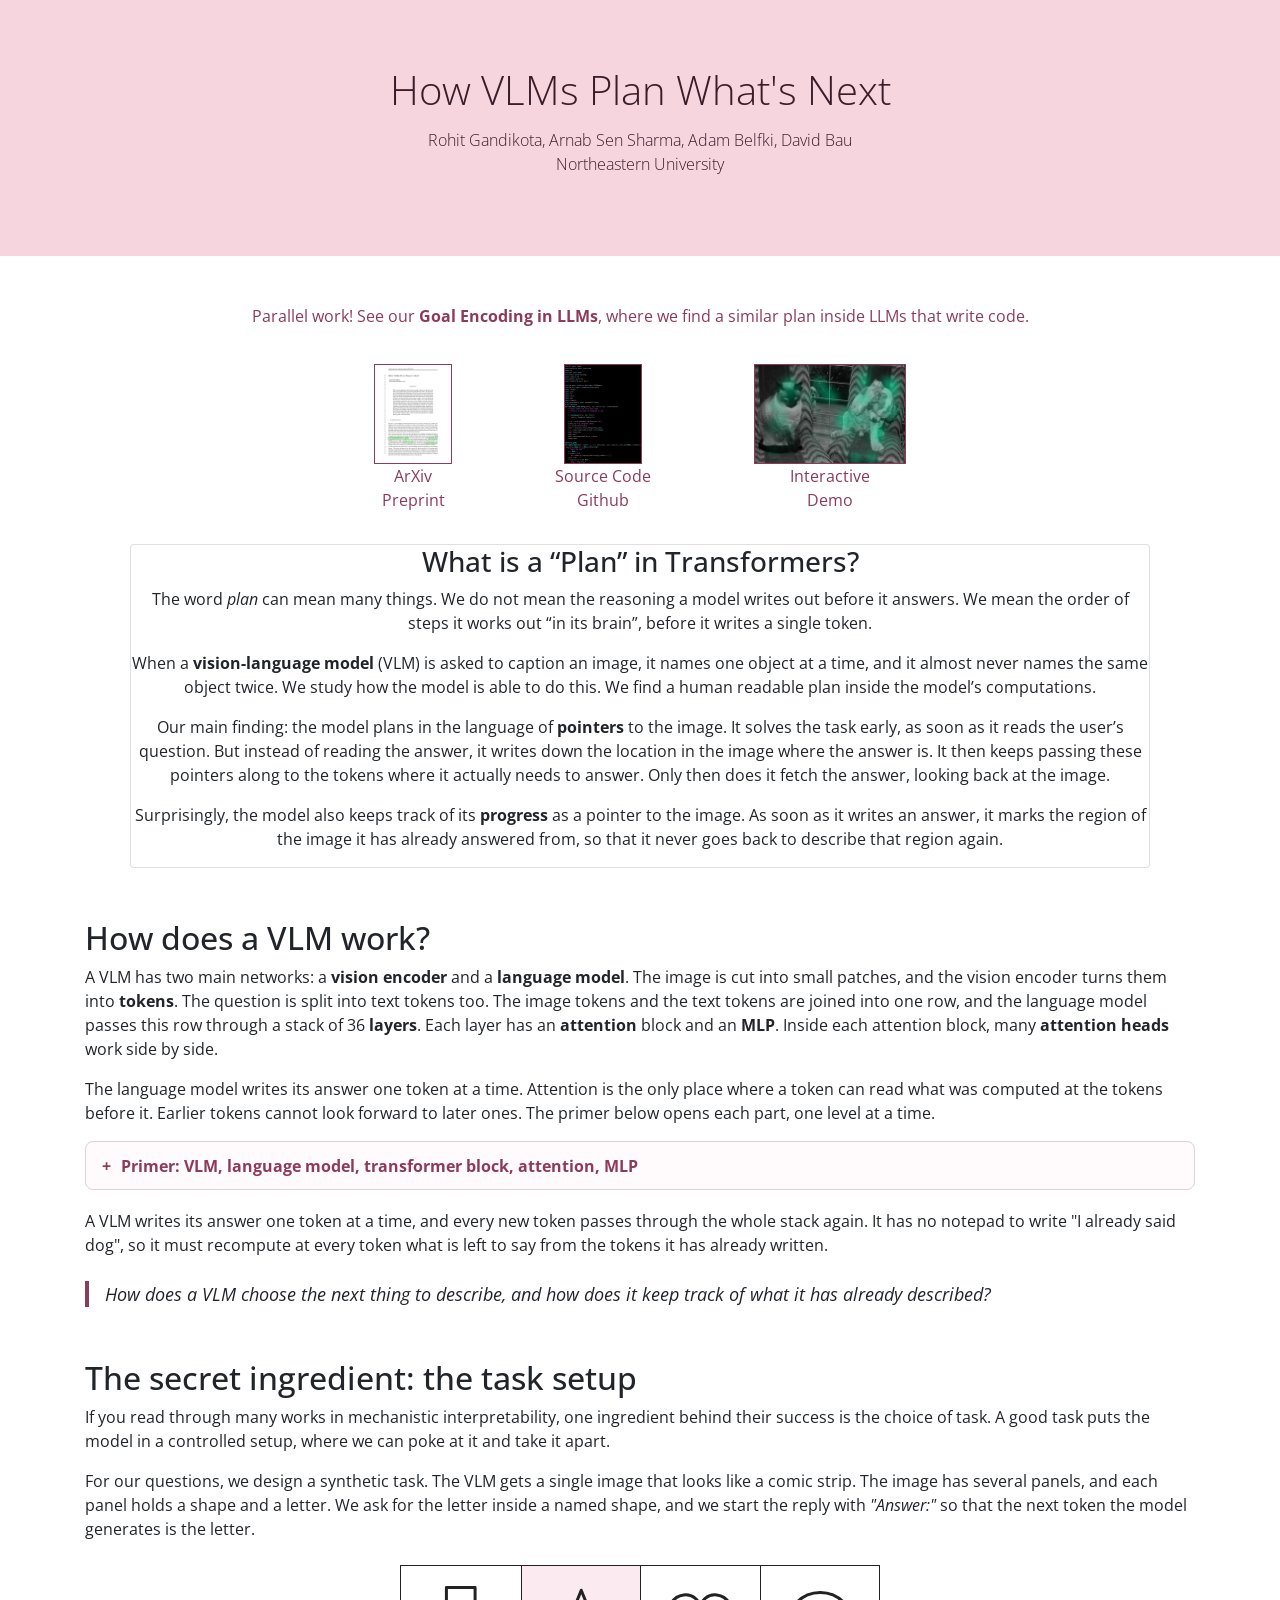
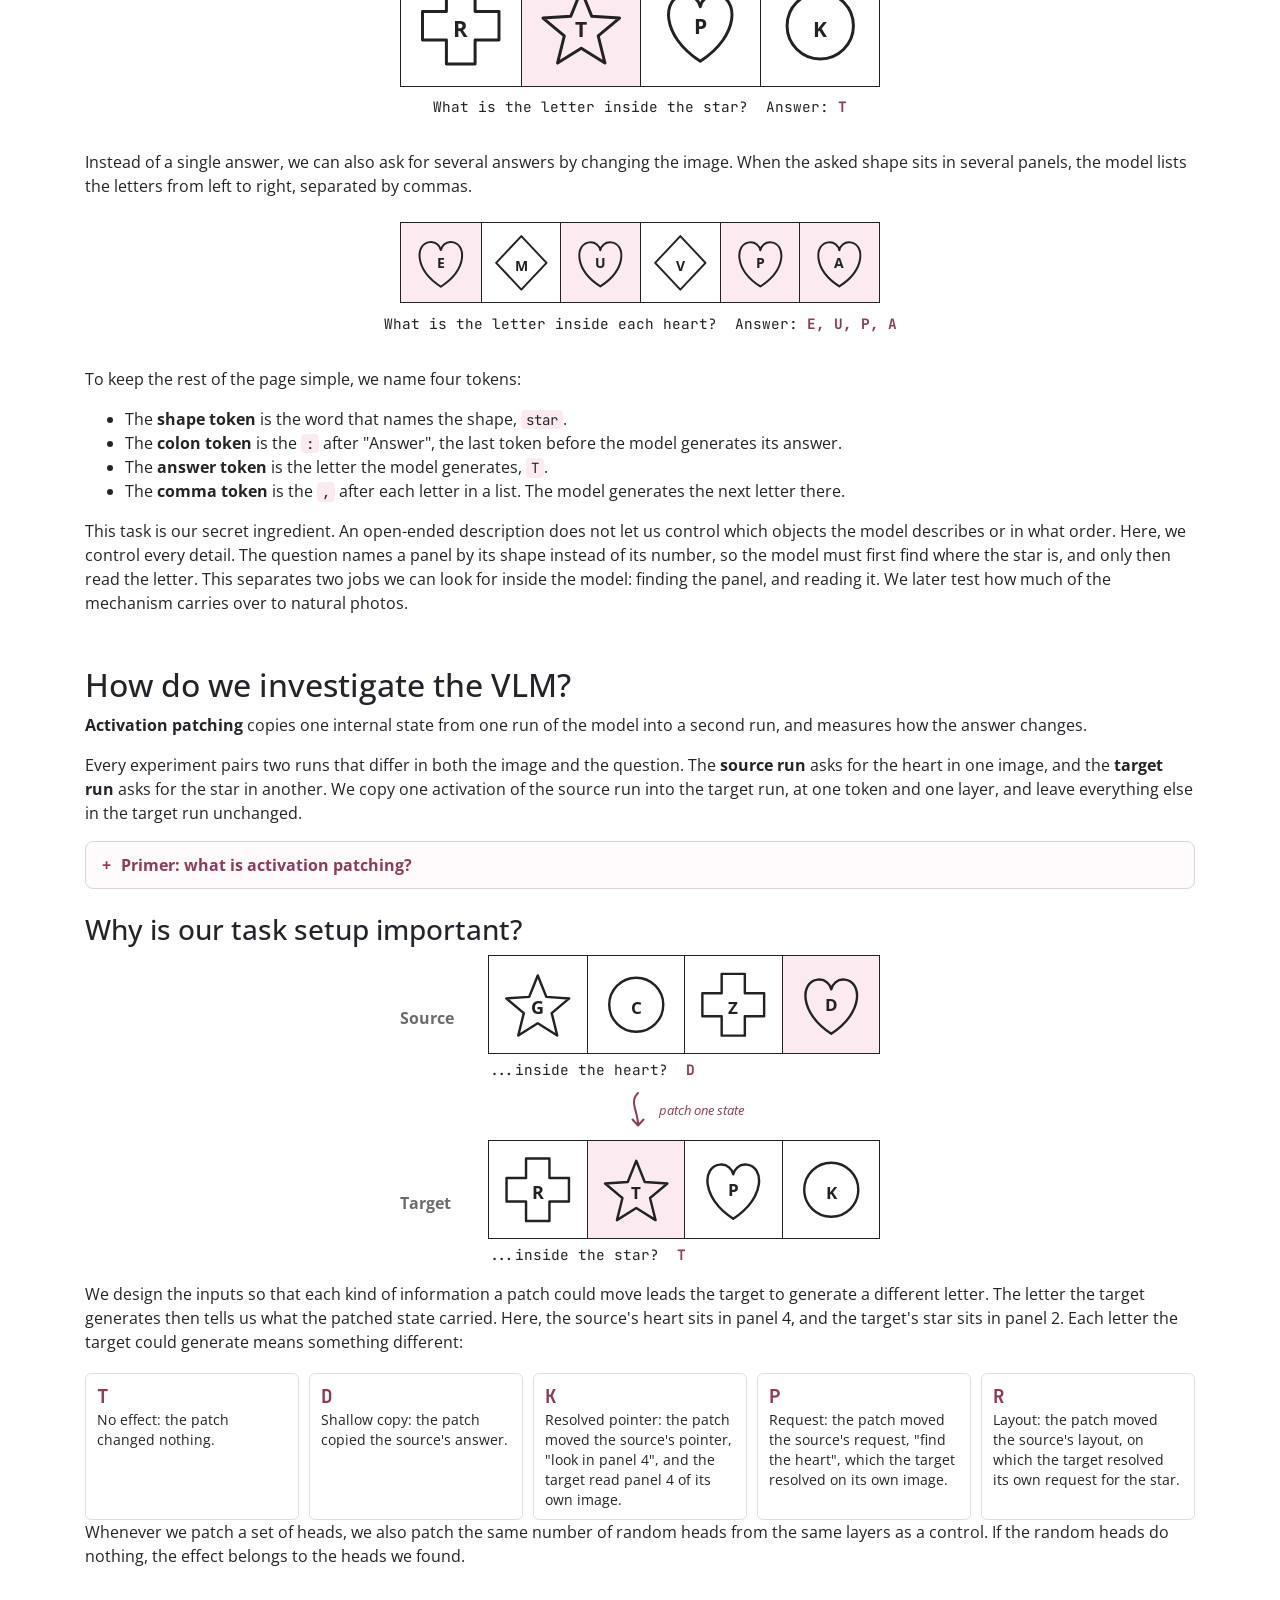
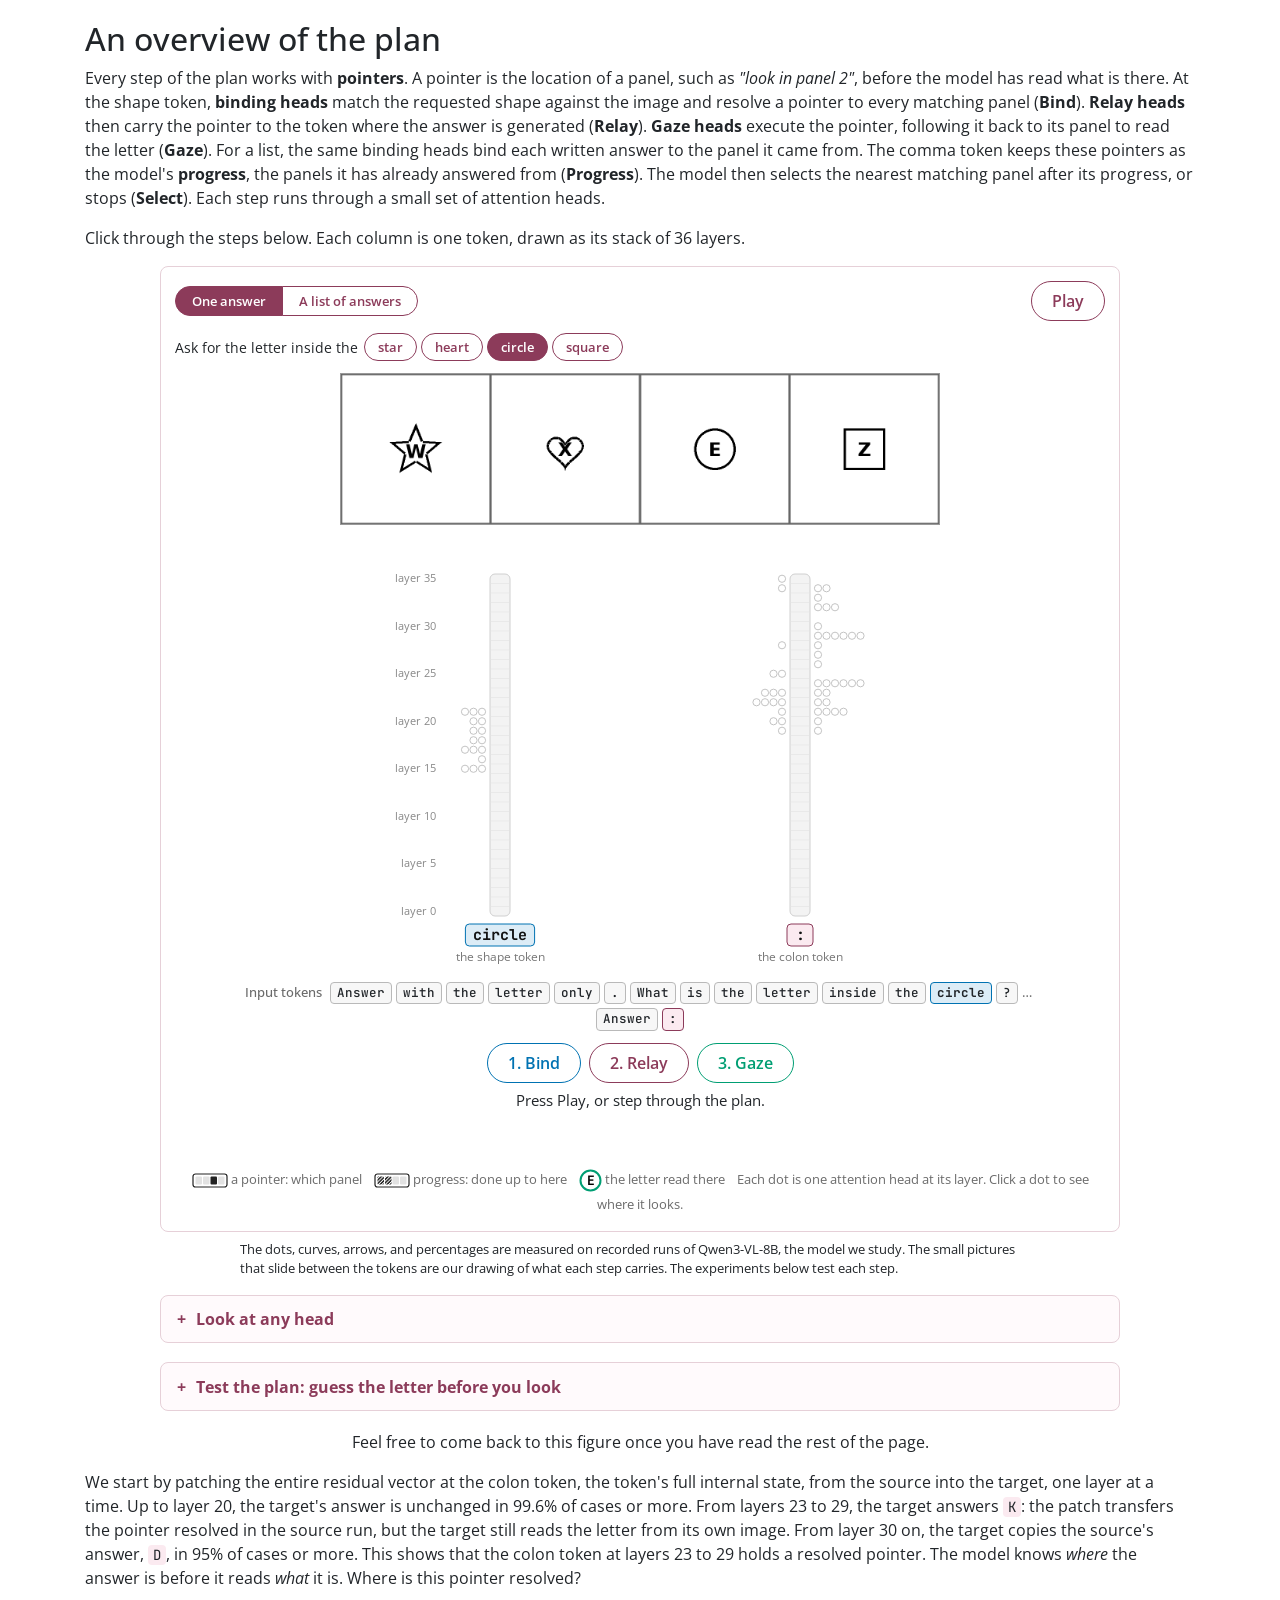
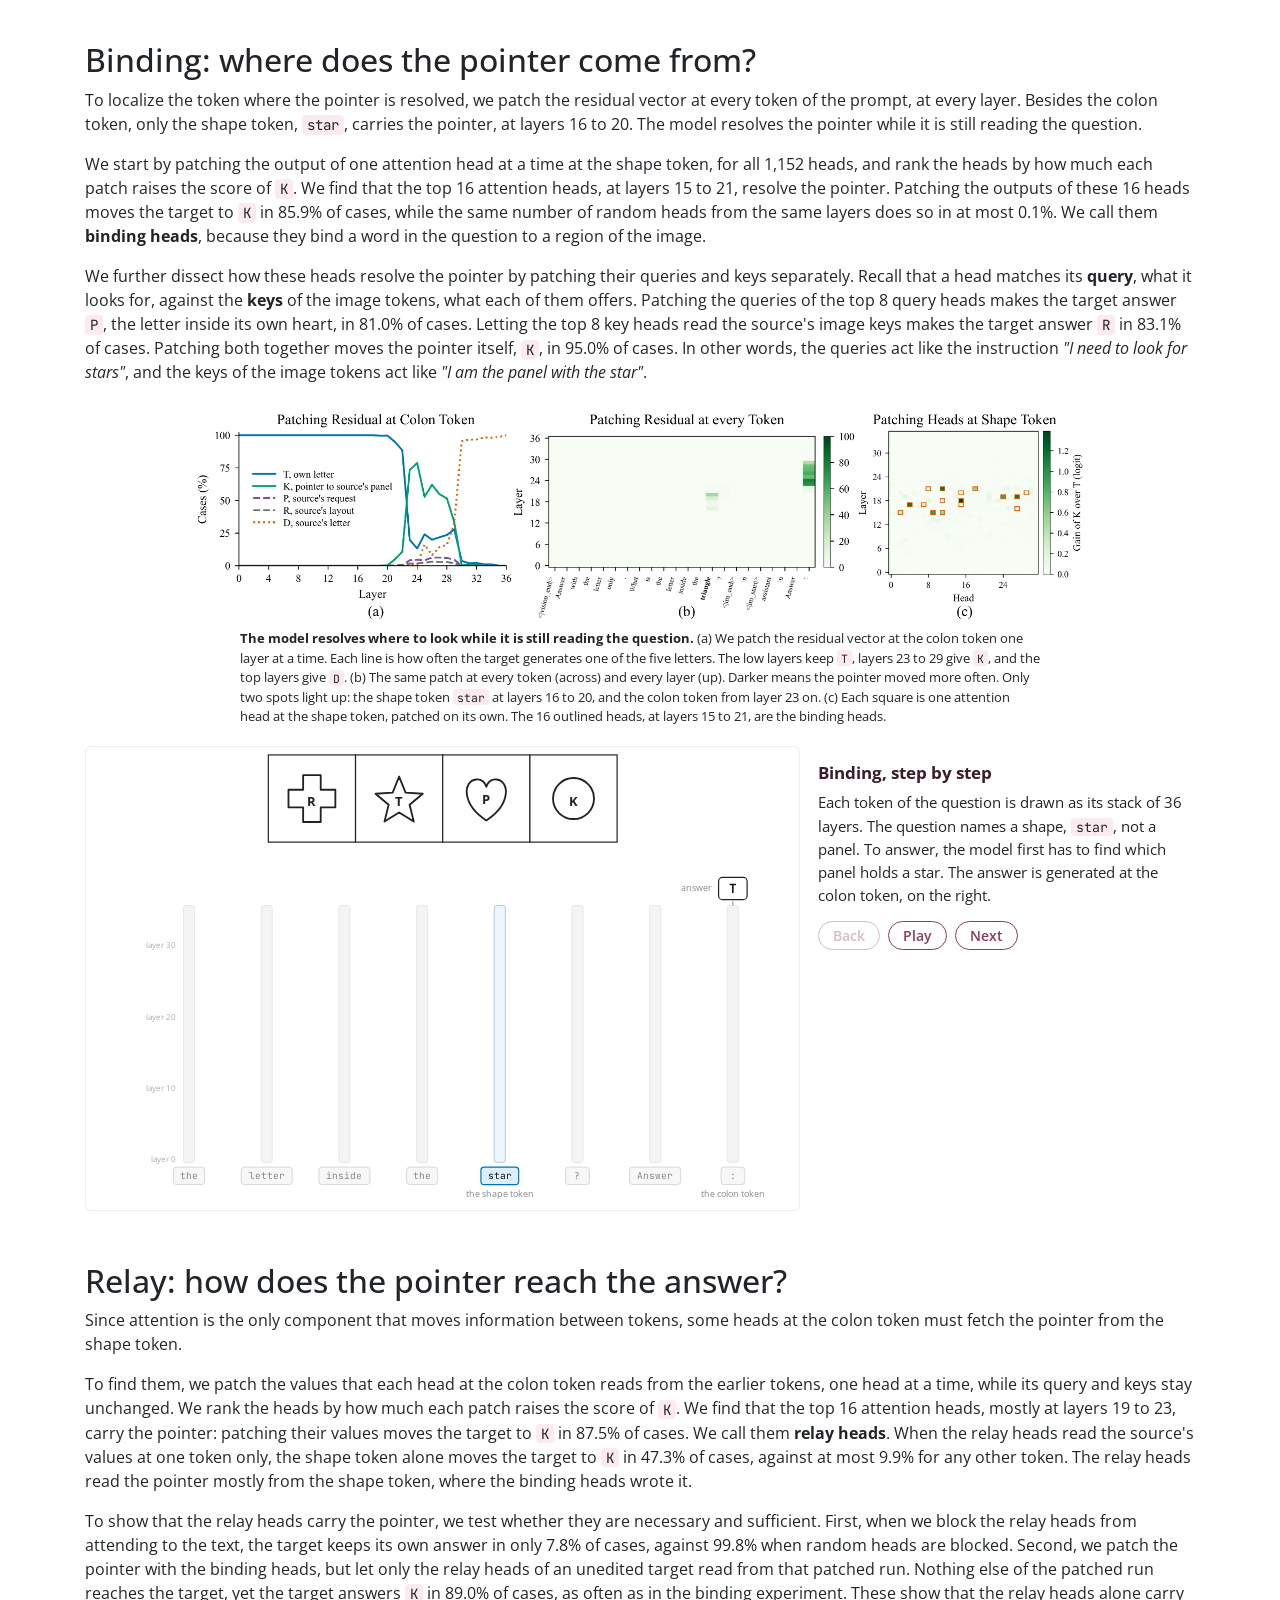
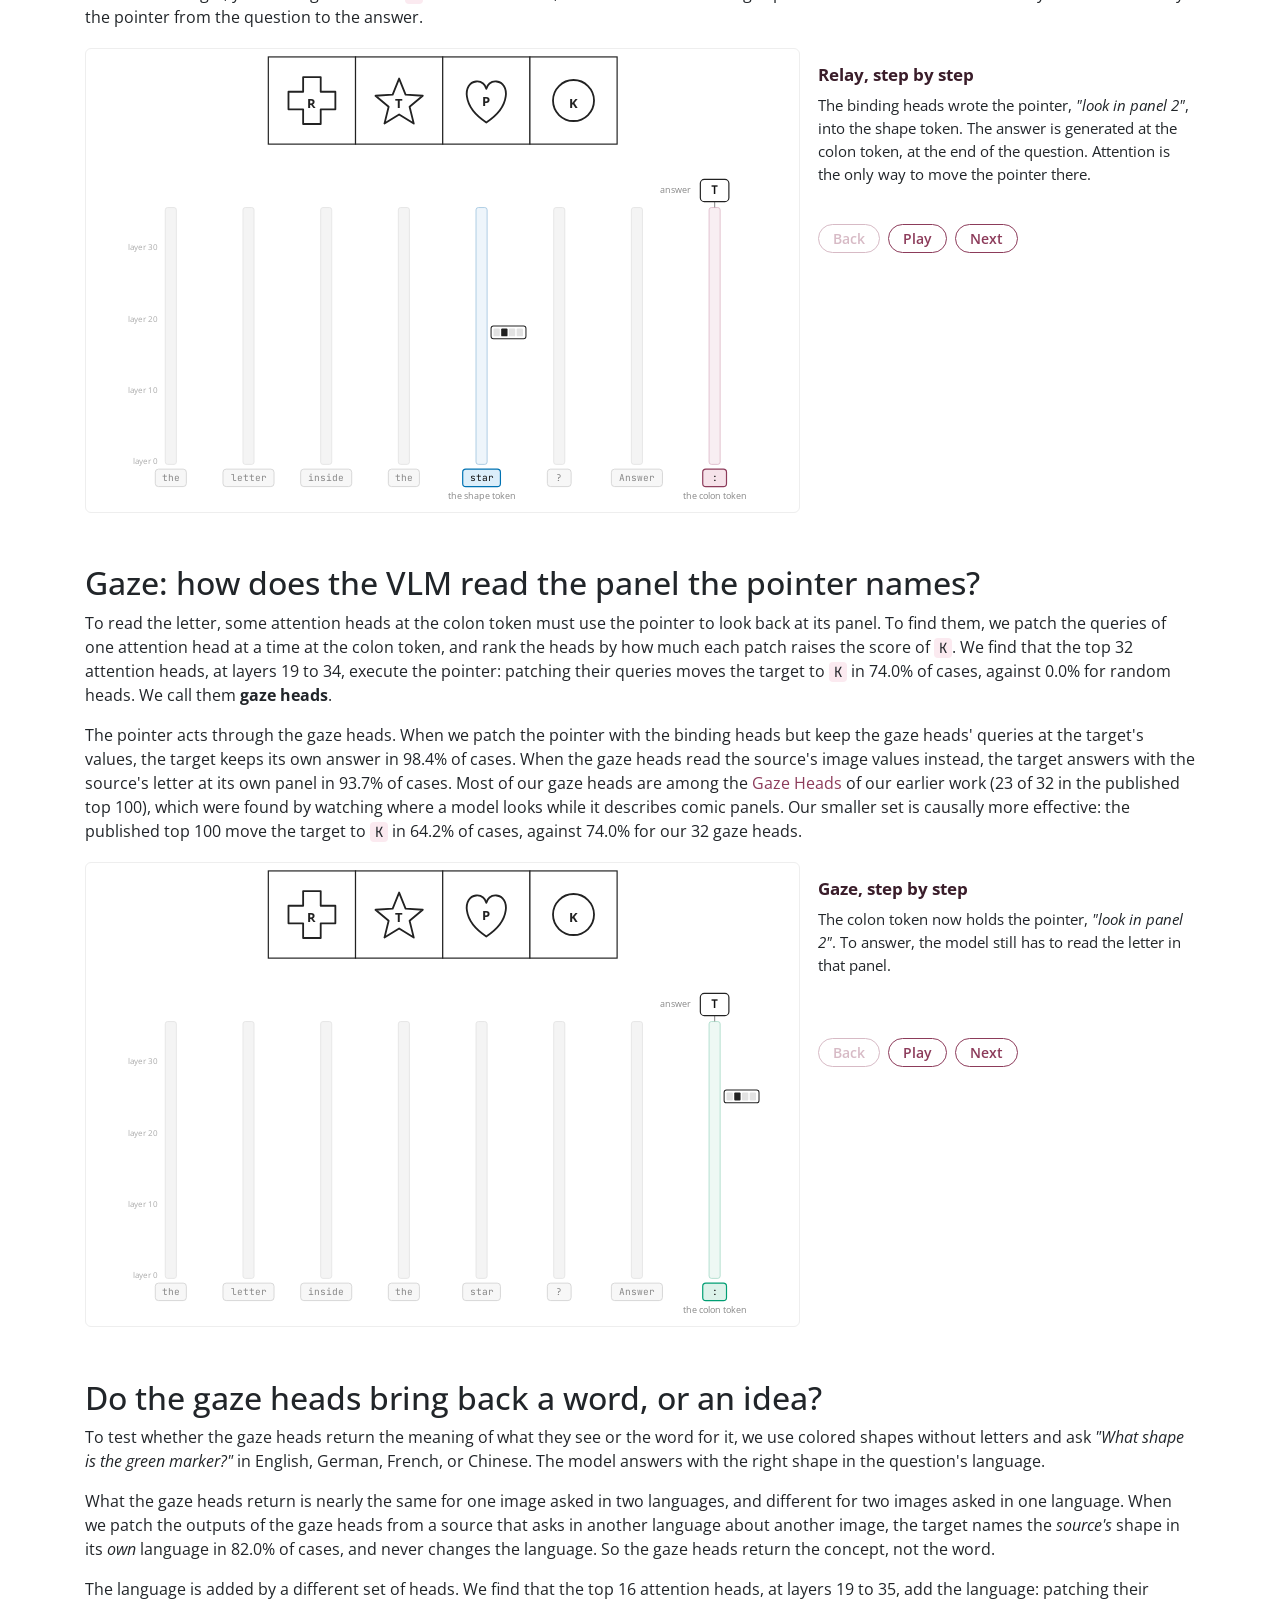
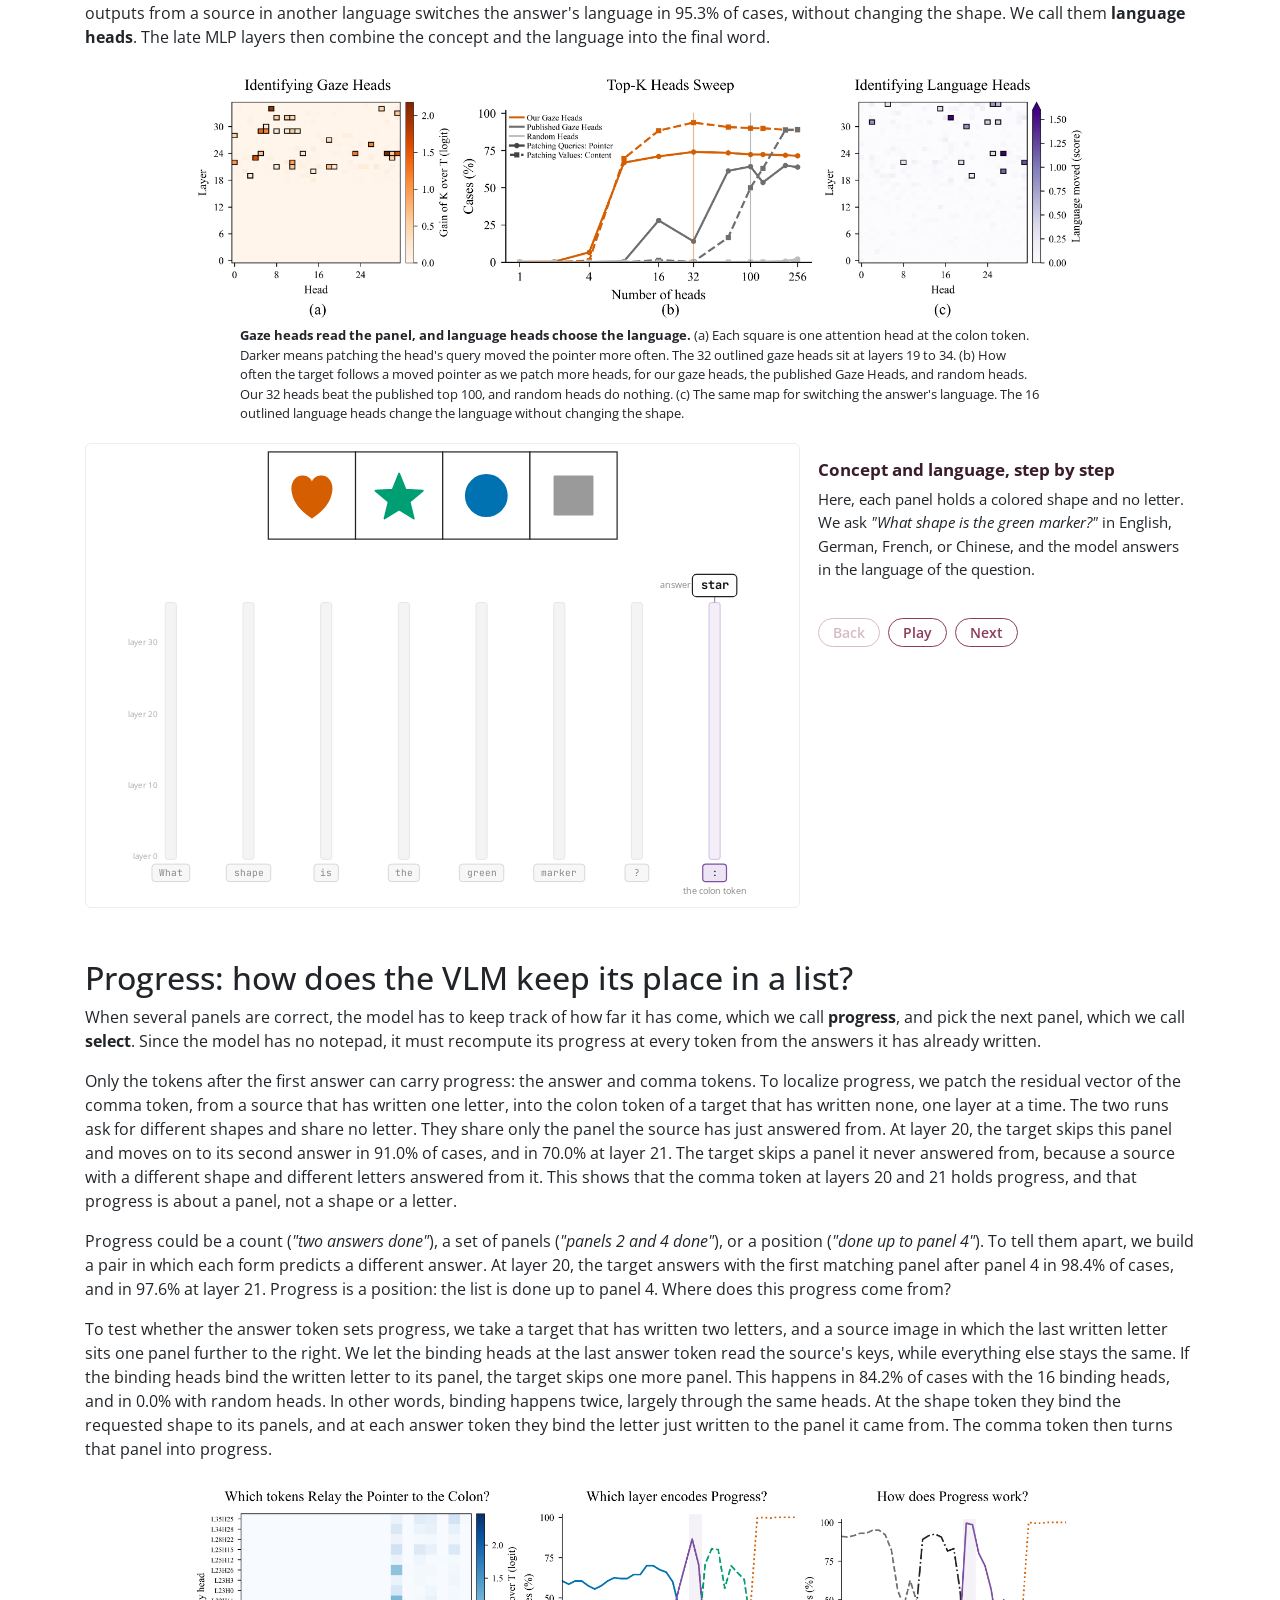
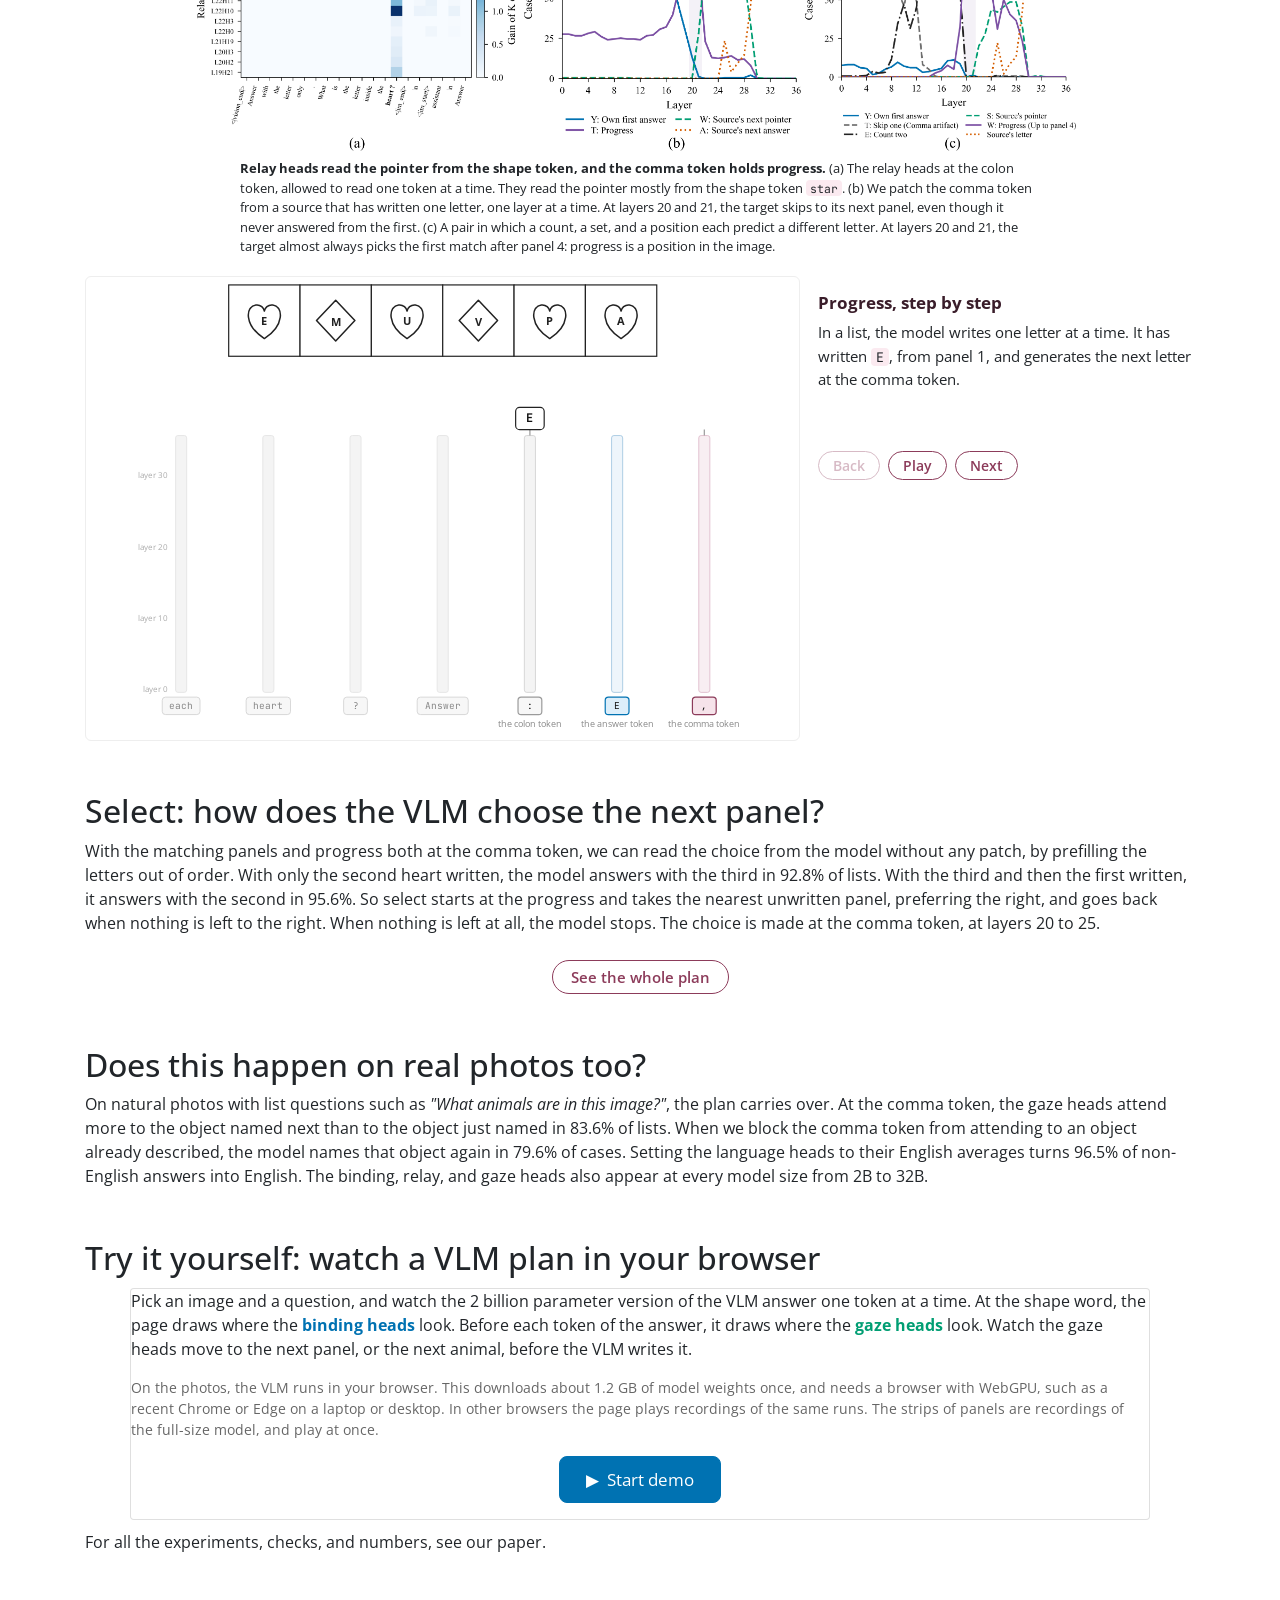
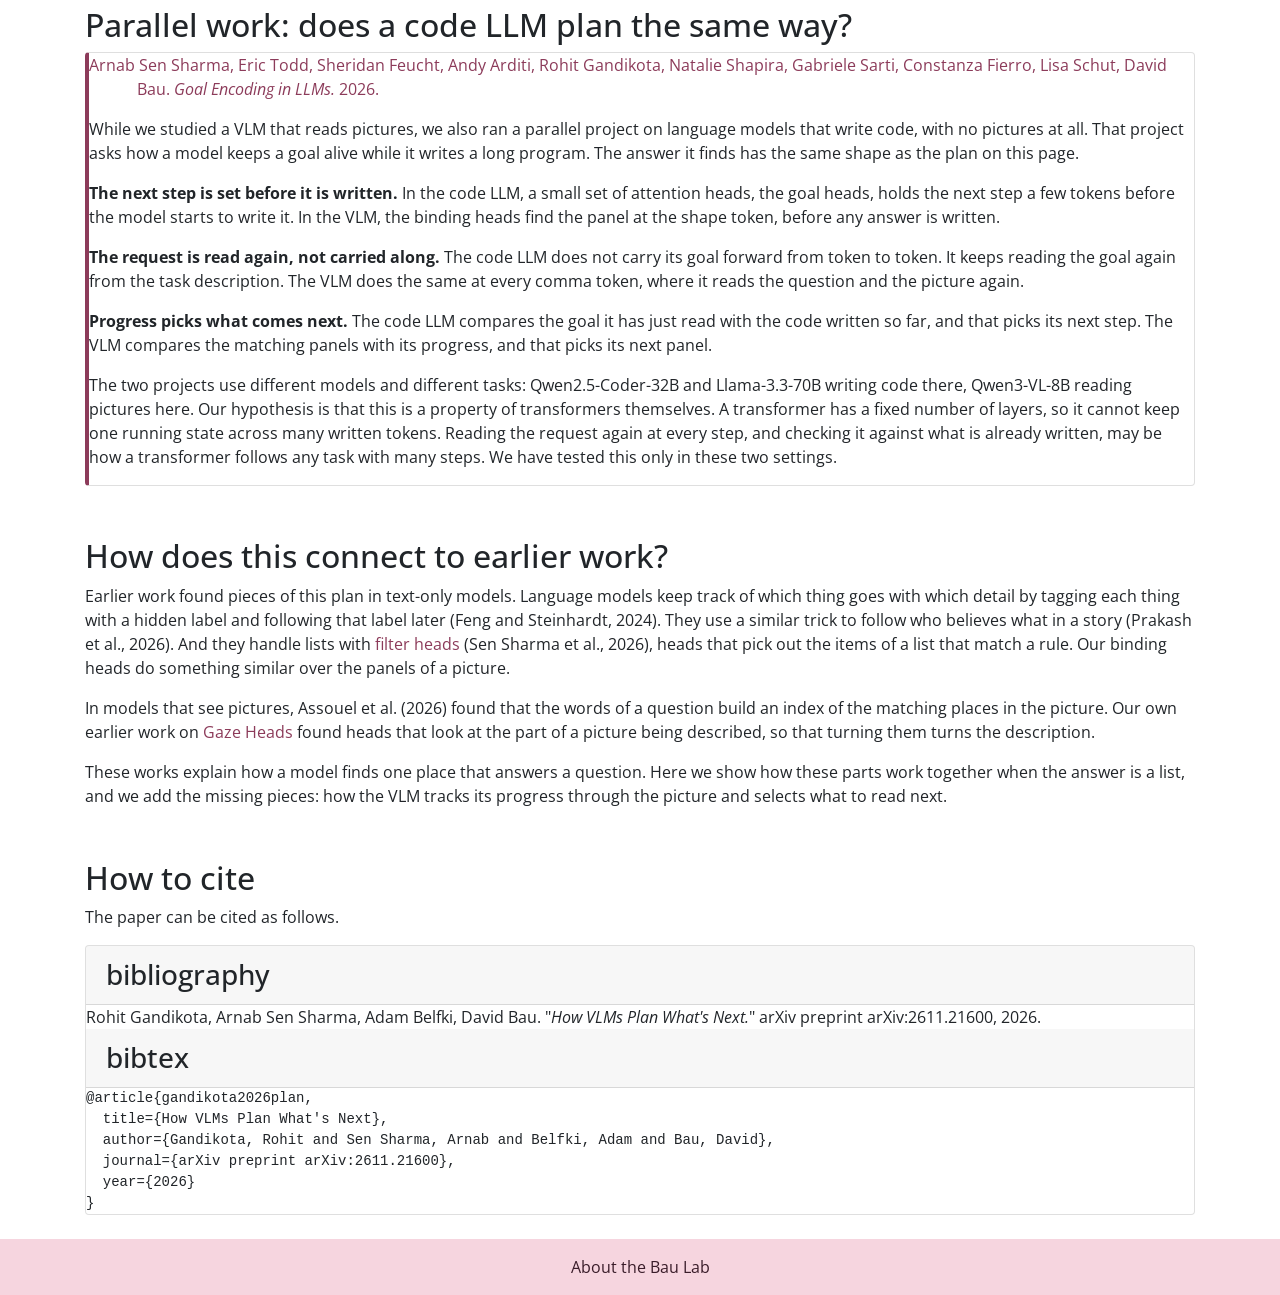
<file: public/index.html>
<!doctype html>
<html lang="en">
<head>
<meta charset="utf-8">
<title>How VLMs Plan What's Next</title>
<meta name="viewport" content="width=device-width,initial-scale=1" />
<meta name="description" content="Inside a vision-language model, a few groups of attention heads decide where to look before the VLM looks." />
<meta property="og:title" content="How VLMs Plan What's Next" />
<meta property="og:description" content="Inside a vision-language model, a few groups of attention heads decide where to look before the VLM looks." />
<meta property="og:type" content="website" />
<meta property="og:image" content="https://plan.baulab.info/images/paper/mechanism_single.png" />
<meta name="twitter:card" content="summary_large_image" />
<meta name="twitter:title" content="How VLMs Plan What's Next" />
<meta name="twitter:description" content="Inside a vision-language model, a few groups of attention heads decide where to look before the VLM looks." />
<link rel="icon" href="favicon.ico">

<link href="https://maxcdn.bootstrapcdn.com/bootstrap/4.0.0-alpha.6/css/bootstrap.min.css" rel="stylesheet" integrity="sha384-rwoIResjU2yc3z8GV/NPeZWAv56rSmLldC3R/AZzGRnGxQQKnKkoFVhFQhNUwEyJ" crossorigin="anonymous">
<script src="https://code.jquery.com/jquery-3.2.1.min.js" integrity="sha256-hwg4gsxgFZhOsEEamdOYGBf13FyQuiTwlAQgxVSNgt4=" crossorigin="anonymous"></script>
<link rel="preconnect" href="https://fonts.googleapis.com">
<link rel="preconnect" href="https://fonts.gstatic.com" crossorigin>
<link href="https://fonts.googleapis.com/css?family=Open+Sans:300,400,700" rel="stylesheet">
<link href="https://fonts.googleapis.com/css2?family=JetBrains+Mono:wght@500&display=swap" rel="stylesheet">
<link href="style.css" rel="stylesheet">

<style>
:root {
  --rose: #F6D5DF;
  --rose-ink: #3A1D2A;
  --rose-dark: #8C3B5A;
  --bind: #0072B2;
  --relay: #8C3B5A;
  --gaze: #009E73;
  --prog: #D55E00;
  --tint: #FBEAF0;
  --muted: #6b6b6b;
}
.cite, .citegroup { margin-bottom: 8px; }
.tok { font-family: 'JetBrains Mono', Menlo, monospace; font-size: 0.88em; background: var(--tint); padding: 0.05em 0.35em; border-radius: 4px; }
.question { font-style: italic; font-size: 1.1rem; border-left: 4px solid var(--rose-dark); padding-left: 1rem; margin: 1.5rem 0; }
a { color: var(--rose-dark); }
.nd-pageheader a { color: var(--rose-ink); }

/* Panel strips used in the text */
.strip { display: grid; grid-template-columns: repeat(var(--n), minmax(0, 1fr)); max-width: 30rem; border: 1.5px solid #222; background: #fff; margin: 0 auto; }
.strip > div { aspect-ratio: 1; border-left: 1.5px solid #222; }
.strip > div:first-child { border-left: 0; }
.strip svg { width: 100%; height: 100%; display: block; }
.strip .hit { background: var(--tint); }
.prompt { font-family: 'JetBrains Mono', Menlo, monospace; font-size: 0.9rem; text-align: center; margin-top: 0.6rem; }
.prompt .ans { color: var(--rose-dark); font-weight: 700; }
.demo { margin: 1.5rem auto 2rem; }
.pair { display: grid; grid-template-columns: 4.5rem minmax(0, 1fr); gap: 0.8rem 1rem; align-items: center; max-width: 30rem; margin: 0 auto; }
.pair .lab { font-weight: 700; color: var(--muted); }
.pair .prompt { text-align: left; margin-top: 0.3rem; }
.pair .patch-arrow { display: flex; align-items: center; justify-content: center; gap: 8px; margin: -0.2rem 0; color: var(--rose-dark); font-size: 13px; font-style: italic; }
.outcomes { display: grid; grid-template-columns: repeat(auto-fit, minmax(10rem, 1fr)); gap: 0.6rem; margin-top: 1.2rem; }
.outcomes div { border: 1px solid #ddd; border-radius: 6px; padding: 0.55rem 0.7rem; font-size: 0.9rem; line-height: 1.4; }
.outcomes .L { font-family: 'JetBrains Mono', Menlo, monospace; font-size: 1.2rem; display: block; color: var(--rose-dark); font-weight: 700; }
figcaption { font-size: 13px; line-height: 1.5; text-align: left; max-width: 800px; margin: 8px auto 0; }

/* Interactive plan: recorded runs of the model, drawn step by step. Every name starts with pv-. */
#plan { --lang: #7A5195; --line: #e6d0d8; max-width: 960px; margin: 10px auto 0; text-align: left; }
#plan .pv-mono { font-family: 'JetBrains Mono', Menlo, monospace; }
#plan .pv-note { font-size: 13px; color: var(--muted); }
#plan .pv-card { border: 1px solid var(--line); border-radius: 8px; background: #fff; padding: 14px; min-width: 0; }
#plan .pv-card h3 { margin: 0 0 8px; font-size: 0.95rem; font-weight: 700; color: var(--rose-dark); }
#plan .pv-strip { position: relative; border: 1px solid #999; line-height: 0; }
#plan .pv-strip img { width: 100%; display: block; }
#plan .pv-strip canvas { position: absolute; inset: 0; width: 100%; height: 100%; image-rendering: pixelated; pointer-events: none; }
#plan .pv-ask { margin: 8px 0 2px; font-size: 14px; line-height: 1.5; }
#plan .pv-controls { display: flex; flex-wrap: wrap; align-items: center; gap: 10px; margin-top: 8px; }
#plan button { font: 600 13px 'Open Sans', sans-serif; border: 1px solid var(--rose-dark); background: #fff; color: var(--rose-dark); border-radius: 999px; padding: 4px 13px; cursor: pointer; }
#plan button[aria-pressed="true"] { background: var(--rose-dark); color: #fff; }
#plan button:focus-visible { outline: 2px solid var(--bind); outline-offset: 2px; }
#plan .pv-picker { display: flex; flex-wrap: wrap; align-items: center; gap: 6px; margin-bottom: 12px; font-size: 14px; }
#plan .pv-top { justify-content: space-between; }
#plan .pv-top #pv-play { margin-left: auto; }
#plan .pv-scroll { overflow-x: auto; }
#plan .pv-scene { position: relative; min-width: 600px; max-width: 900px; margin: 0 auto; }
#plan .pv-scene .pv-strip { width: 66.667%; margin: 0 auto; }
#pv-fig { display: block; width: 100%; height: auto; margin-top: -1px; }
#pv-fig .pv-in { animation: pv-fadein .5s ease both; }
@keyframes pv-fadein { from { opacity: 0; } }
@media (prefers-reduced-motion: reduce) { #pv-fig .pv-in { animation: none; } }
#plan .pv-question { display: flex; flex-wrap: wrap; justify-content: center; align-items: center; gap: 4px; font: 500 12.5px/1.5 'JetBrains Mono', Menlo, monospace; margin: 6px auto 12px; max-width: 820px; }
#plan .pv-question .pv-note { font-family: 'Open Sans', sans-serif; margin-right: 4px; }
#plan .pv-tok { border: 1px solid #b9b9b9; border-radius: 4px; background: #f7f7f7; padding: 1px 6px; white-space: pre; }
#plan .pv-tokS { background: #dcecf6; border-color: var(--bind); font-weight: 700; }
#plan .pv-tokC { background: var(--tint); border-color: var(--rose-dark); font-weight: 700; }
#plan .pv-tokG { background: #fff; border-color: var(--rose-dark); color: var(--rose-dark); font-weight: 700; animation: pv-fadein .5s ease both; }
#plan #pv-ans { display: contents; }
#plan .pv-steps { display: inline-flex; flex-wrap: wrap; justify-content: center; gap: 8px; }
#plan #pv-play, #plan .pv-steps button { font-size: 16px; padding: 8px 20px; border-width: 1.5px; }
@media (max-width: 600px) { #plan #pv-play, #plan .pv-steps button { font-size: 14px; padding: 6px 14px; } }
#plan .pv-steps button { border-color: var(--c); color: var(--c); }
#plan .pv-steps button[aria-pressed="true"] { background: var(--c); color: #fff; }
#plan .pv-modes { display: inline-flex; }
#plan .pv-modes button { border-radius: 0; margin-left: -1px; padding: 5px 16px; }
#plan .pv-modes button:first-child { border-radius: 999px 0 0 999px; margin-left: 0; }
#plan .pv-modes button:last-child { border-radius: 0 999px 999px 0; }
#plan .pv-say { min-height: 4.8em; font-size: 15px; line-height: 1.55; margin: 6px auto 0; max-width: 820px; text-align: center; }
#plan .pv-key { text-align: center; margin: 6px 0 0; line-height: 1.9; }
#plan .pv-key svg { vertical-align: middle; }
#plan details.primer { text-align: left; }
#plan .pv-heads { display: grid; grid-template-columns: minmax(0, 1.5fr) minmax(0, 1fr); gap: 18px; align-items: start; }
@media (max-width: 860px) { #plan .pv-heads { grid-template-columns: minmax(0, 1fr); } }
#plan .pv-tabs, #plan .pv-chips { display: flex; flex-wrap: wrap; gap: 5px; margin-bottom: 8px; }
#plan .pv-tabs button { border-color: var(--c); color: var(--c); }
#plan .pv-tabs button[aria-pressed="true"] { background: var(--c); color: #fff; }
#plan .pv-chips button { font: 500 11.5px 'JetBrains Mono', Menlo, monospace; padding: 2px 7px; border-color: var(--c); color: var(--c); }
#plan .pv-chips button[aria-pressed="true"] { background: var(--c); color: #fff; }
#plan .pv-info { font-size: 13.5px; line-height: 1.5; min-height: 3.2em; margin: 8px 0 0; }
#plan .pv-bars { display: flex; align-items: flex-end; gap: 2px; height: 120px; margin-top: 10px; border-bottom: 1px solid #ccc; overflow-x: auto; }
#plan .pv-bars div { flex: 1 0 13px; background: var(--c); min-height: 1px; border-radius: 2px 2px 0 0; }
#plan .pv-barlabels { display: flex; gap: 2px; overflow: hidden; }
#plan .pv-barlabels span { flex: 1 0 13px; font: 500 9.5px 'JetBrains Mono', Menlo, monospace; writing-mode: vertical-rl; transform: rotate(180deg); height: 74px; overflow: hidden; white-space: pre; color: #555; text-align: right; }
#pv-map { width: 100%; max-width: 330px; image-rendering: pixelated; cursor: crosshair; border: 1px solid #ccc; display: block; }
#plan .pv-mapgrid { display: grid; grid-template-columns: auto 16px minmax(0, 330px); column-gap: 4px; justify-content: start; }
#plan .pv-mapgrid .pv-ax { font-size: 12.5px; color: var(--muted); text-align: center; }
#plan .pv-mapgrid .pv-axy { grid-column: 1; grid-row: 1; writing-mode: vertical-rl; transform: rotate(180deg); }
#plan .pv-mapgrid .pv-axx { grid-column: 3; grid-row: 3; }
#plan .pv-ticks { position: relative; font: 500 10px 'JetBrains Mono', Menlo, monospace; color: var(--muted); }
#plan .pv-ticksy { grid-column: 2; grid-row: 1; }
#plan .pv-ticksy span { position: absolute; right: 0; transform: translateY(-50%); }
#plan .pv-ticksx { grid-column: 3; grid-row: 2; height: 17px; }
#plan .pv-ticksx span { position: absolute; top: 3px; transform: translateX(-50%); }
#pv-map { grid-column: 3; grid-row: 1; }
#plan .pv-pair { display: grid; grid-template-columns: repeat(2, minmax(0, 1fr)); gap: 14px; margin: 10px 0 14px; }
@media (max-width: 700px) { #plan .pv-pair { grid-template-columns: minmax(0, 1fr); } }
#plan .pv-patches { display: grid; grid-template-columns: repeat(auto-fill, minmax(280px, 1fr)); gap: 12px; }
#plan .pv-patch { border: 1px solid var(--line); border-left: 4px solid var(--c); border-radius: 6px; padding: 10px 12px; }
#plan .pv-patch p { margin: 0 0 8px; font-size: 13.5px; line-height: 1.5; }
#plan .pv-opts { display: flex; flex-wrap: wrap; gap: 5px; }
#plan .pv-opts button { font: 600 14px 'JetBrains Mono', Menlo, monospace; min-width: 36px; }
#plan .pv-opts button.pv-right { background: var(--gaze); border-color: var(--gaze); color: #fff; }
#plan .pv-opts button.pv-wrong { background: #eee; border-color: #bbb; color: #888; text-decoration: line-through; }
#plan .pv-out { font-size: 13px; line-height: 1.5; margin-top: 8px; min-height: 2.6em; }
#patch .stage { background: #fff; border: 1px solid #e6d0d8; border-radius: 8px; overflow-x: auto; }
#patch svg { display: block; width: 100%; min-width: 640px; height: auto; }
#patch .controls { display: flex; flex-wrap: wrap; align-items: center; justify-content: center; gap: 8px; margin: 12px 0 6px; }
#patch .say { min-height: 6.5em; max-width: 800px; margin: 4px auto 0; font-size: 15px; line-height: 1.55; }
#patch { max-width: 820px; margin: 10px auto 24px; }
#patch svg { min-width: 520px; }
#patch input[type=range] { width: min(420px, 100%); accent-color: var(--rose-dark); }
#patch .say { min-height: 3.5em; }
details.primer { border: 1px solid #e6d0d8; border-radius: 8px; margin: 1rem 0 1.2rem; background: #fffafc; }
details.primer > summary { cursor: pointer; padding: 0.7rem 1rem; font-weight: 700; color: var(--rose-dark); list-style: none; }
details.primer > summary::-webkit-details-marker { display: none; }
details.primer > summary::before { content: "+"; display: inline-block; width: 1.2em; font-weight: 700; }
details.primer[open] > summary::before { content: "\2212"; }
details.primer > summary:focus-visible { outline: 2px solid var(--bind); outline-offset: 2px; }
.primer-body { padding: 0 1rem 1rem; }
.primer-body .stage { background: #fff; border: 1px solid #eee; border-radius: 6px; overflow-x: auto; }
.primer-body .stage svg { display: block; width: 100%; min-width: 520px; height: auto; }
.primer-body .controls { display: flex; justify-content: center; gap: 8px; margin: 10px 0 4px; }
.primer-body .controls button { font: 600 14px 'Open Sans', sans-serif; border: 1px solid var(--rose-dark); background: #fff; color: var(--rose-dark); border-radius: 999px; padding: 4px 14px; cursor: pointer; }
.primer-body .controls button:disabled { opacity: 0.35; cursor: default; }
.primer-body .controls button[aria-pressed="true"] { background: var(--rose-dark); color: #fff; }
.primer-body .controls button.head-toggle { border-color: var(--hc); color: var(--hc); }
.primer-body .controls button.head-toggle[aria-pressed="true"] { background: var(--hc); color: #fff; }
.primer-body .say { min-height: 4.5em; font-size: 15px; line-height: 1.55; }
.xp-grid { display: grid; grid-template-columns: minmax(0, 1.9fr) minmax(250px, 1fr); gap: 18px; align-items: start; }
@media (max-width: 860px) { .xp-grid { grid-template-columns: minmax(0, 1fr); } }
.xp-stage { display: grid; overflow: hidden; background: #fff; border: 1px solid #eee; border-radius: 6px; }
.xp-view { grid-area: 1 / 1; display: none; align-items: center; will-change: transform, opacity; }
.xp-view.on, .xp-view.leaving { display: flex; }
.xp-stage { transition: height 0.6s cubic-bezier(.45,0,.25,1); }
.xp-view svg { display: block; width: 100%; height: auto; }
.xp-side { position: sticky; top: 12px; }
.xp-map-head { font-size: 12.5px; color: #777; margin: 0 0 6px; }
.xp-map button { display: block; width: fit-content; max-width: 100%; text-align: left; background: #fff; border: 1px solid #e2bccb; border-radius: 999px; padding: 3px 12px 3px 10px; margin: 0 0 5px; font: 600 13px 'Open Sans', sans-serif; color: var(--rose-dark); cursor: pointer; box-shadow: 0 1px 2px rgba(140,59,90,0.12); }
.xp-map button::after { content: "\203A"; margin-left: 7px; font-weight: 700; }
.xp-map button:hover { background: #fbeef3; border-color: var(--rose-dark); }
.xp-map button.on { background: var(--rose-dark); border-color: var(--rose-dark); color: #fff; }
.xp-map button.on::after { content: ""; margin: 0; }
.xp-title { font-size: 17px; font-weight: 700; margin: 14px 0 6px; color: var(--rose-ink); }
.primer-body .xp-side .say { min-height: 10em; }
.primer-body .xp-side .controls { justify-content: flex-start; align-items: center; }
.xp-count { font-size: 13px; color: #888; margin-left: 4px; }
.mech { margin: 1.2rem 0 1.4rem; padding: 0; }
.mech .xp-stage { display: block; }
.mech .xp-stage svg { display: block; width: 100%; height: auto; }
.mech .xp-side .say { min-height: 8em; }
@media (prefers-reduced-motion: no-preference) { html { scroll-behavior: smooth; } }
.plan-back { display: flex; justify-content: center; margin: 1.6rem 0 0.4rem; }
.plan-back a { font: 600 15px 'Open Sans', sans-serif; border: 1px solid var(--rose-dark); color: var(--rose-dark); background: #fff; border-radius: 999px; padding: 6px 18px; text-decoration: none; }
.plan-back a:hover { background: var(--rose-dark); color: #fff; }
.xp-click { cursor: pointer; }
.xp-click:hover { filter: brightness(0.94); }
.mlp-box { transform-box: fill-box; transform-origin: center; }
@media (prefers-reduced-motion: no-preference) { .mlp-box.pulse { animation: mlp-pulse 0.9s ease-in-out infinite; } }
@keyframes mlp-pulse { 0%, 100% { transform: scale(1); } 50% { transform: scale(1.18); } }
</style>
</head>
<body class="nd-docs">
<div class="nd-pageheader">
 <div class="container">
 <h1 class="lead">
 How VLMs Plan
 <nobr class="widenobr">What's Next</nobr>
 </h1>
<address>
  <nobr><a href="https://rohitgandikota.github.io/" target="_blank">Rohit Gandikota</a>,</nobr>
  <nobr>Arnab Sen Sharma,</nobr>
  <nobr>Adam Belfki,</nobr>
  <nobr><a href="https://baulab.info/" target="_blank">David Bau</a></nobr>
 <br>
  <nobr><a href="https://khoury.northeastern.edu/" target="_blank">Northeastern University</a></nobr>
</address>
 </div>
</div><!-- end nd-pageheader -->

<div class="container">
<div class="row justify-content-center text-center">

<p class="text-center" style="flex: 0 0 100%; max-width: 100%; margin-bottom: 20px">
<a href="https://goals.baulab.info/"
   >Parallel work! See our <b>Goal Encoding in LLMs</b>, where we find a similar plan inside LLMs that write code.</a>
</p>
<p>
<a href="https://arxiv.org/abs/2611.21600" class="d-inline-block p-3 align-top" target="_blank"><img height="100" width="78" src="images/paper-thumb.png" style="border:1px solid; margin: 0 38px;" alt="Paper thumbnail" data-nothumb=""><br>ArXiv<br>Preprint</a>
<a href="https://github.com/rohitgandikota/vlm-planning" class="d-inline-block p-3 align-top" target="_blank"><img height="100" width="78" src="images/code-thumb.png" style="border:1px solid; margin: 0 38px;" alt="Github code thumbnail" data-nothumb=""><br>Source Code<br>Github</a>
<a href="#demo" class="d-inline-block p-3 align-top"><img height="100" width="152" src="images/demo-thumb.png" style="border:1px solid; margin: 0 38px;" alt="Interactive demo thumbnail" data-nothumb=""><br>Interactive<br>Demo</a>
</p>

<div class="card" style="max-width: 1020px;">
<div class="card-block">
<h3>What is a &ldquo;Plan&rdquo; in Transformers?</h3>
<p>
The word <i>plan</i> can mean many things. We do not mean the reasoning a model writes out before it answers. We mean the order of steps it works out &ldquo;in its brain&rdquo;, before it writes a single token.
</p>
<p>
When a <b>vision-language model</b> (VLM) is asked to caption an image, it names one object at a time, and it almost never names the same object twice. We study how the model is able to do this. We find a human readable plan inside the model&rsquo;s computations.
</p>
<p>
Our main finding: the model plans in the language of <b>pointers</b> to the image. It solves the task early, as soon as it reads the user&rsquo;s question. But instead of reading the answer, it writes down the location in the image where the answer is. It then keeps passing these pointers along to the tokens where it actually needs to answer. Only then does it fetch the answer, looking back at the image.
</p>
<p>
Surprisingly, the model also keeps track of its <b>progress</b> as a pointer to the image. As soon as it writes an answer, it marks the region of the image it has already answered from, so that it never goes back to describe that region again.
</p>
</div><!--card-block-->
</div><!--card-->

</div><!--row-->

<div class="row">
<div class="col">



<h2>How does a VLM work?</h2>
<p>A VLM has two main networks: a <b>vision encoder</b> and a <b>language model</b>. The image is cut into small patches, and the vision encoder turns them into <b>tokens</b>. The question is split into text tokens too. The image tokens and the text tokens are joined into one row, and the language model passes this row through a stack of 36 <b>layers</b>. Each layer has an <b>attention</b> block and an <b>MLP</b>. Inside each attention block, many <b>attention heads</b> work side by side.</p>
<p>The language model writes its answer one token at a time. Attention is the only place where a token can read what was computed at the tokens before it. Earlier tokens cannot look forward to later ones. The primer below opens each part, one level at a time.</p>

<details class="primer" id="primer-explorer">
<summary>Primer: VLM, language model, transformer block, attention, MLP</summary>
<div class="primer-body">
<div class="xp-grid">
<div class="xp-stage">
<div class="xp-view" data-view="overview"><svg id="ov-svg" viewBox="0 0 900 560" role="img" aria-label="An image goes through the vision encoder and becomes image tokens; the question becomes text tokens; the row goes up the language model, and each generated token is added to the end of the row"></svg></div>
<div class="xp-view" data-view="stack"><svg id="stack-svg" viewBox="0 0 900 560" role="img" aria-label="The language model as a stack of 36 layers, with one residual stream per token running up through all of them"></svg></div>
<div class="xp-view" data-view="block"><svg id="tf-svg" viewBox="0 0 900 668" role="img" aria-label="A sentence of five tokens; the last token goes through two transformer blocks, each with attention and an MLP added to its residual stream"></svg></div>
<div class="xp-view" data-view="attention"><svg id="in-svg" viewBox="0 0 900 420" role="img" aria-label="The attention box opens up into several attention heads, each looking at a different earlier word"></svg></div>
<div class="xp-view" data-view="head"><svg id="att-svg" viewBox="0 0 900 490" role="img" aria-label="One attention head at the word it, comparing its query with the keys of earlier words and copying the value of the best match"></svg></div>
<div class="xp-view" data-view="mlp"><svg id="mlp-svg" viewBox="0 0 900 480" role="img" aria-label="Inside the MLP: the stream of one token fans out to a wide layer and fans back in, and the result is added to the stream"></svg></div>
</div>
<aside class="xp-side">
<div class="xp-map-head">Click any part to open it:</div>
<div class="xp-map" role="navigation" aria-label="Parts of the VLM"></div>
<div class="xp-title"></div>
<div class="say" aria-live="polite"></div>
<div class="controls"><button type="button" data-act="prev">Back</button><button type="button" data-act="play">Play</button><button type="button" data-act="next">Next</button><span class="xp-count"></span></div>
</aside>
</div>
</div>
</details>




<p>A VLM writes its answer one token at a time, and every new token passes through the whole stack again. It has no notepad to write "I already said dog", so it must recompute at every token what is left to say from the tokens it has already written.</p>
<p class="question">How does a VLM choose the next thing to describe, and how does it keep track of what it has already described?</p>

<h2>The secret ingredient: the task setup</h2>
<p>If you read through many works in mechanistic interpretability, one ingredient behind their success is the choice of task. A good task puts the model in a controlled setup, where we can poke at it and take it apart.</p>
<p>For our questions, we design a synthetic task. The VLM gets a single image that looks like a comic strip. The image has several panels, and each panel holds a shape and a letter. We ask for the letter inside a named shape, and we start the reply with <i>"Answer:"</i> so that the next token the model generates is the letter.</p>
<div class="demo">
  <div class="strip" style="--n:4" data-strip="plus:R star:T heart:P circle:K" data-hit="1"></div>
  <div class="prompt">What is the letter inside the star? &nbsp;Answer: <span class="ans">T</span></div>
</div>
<p>Instead of a single answer, we can also ask for several answers by changing the image. When the asked shape sits in several panels, the model lists the letters from left to right, separated by commas.</p>
<div class="demo">
  <div class="strip" style="--n:6" data-strip="heart:E diamond:M heart:U diamond:V heart:P heart:A" data-hit="0 2 4 5"></div>
  <div class="prompt">What is the letter inside each heart? &nbsp;Answer: <span class="ans">E, U, P, A</span></div>
</div>
<p>To keep the rest of the page simple, we name four tokens:</p>
<ul>
  <li>The <b>shape token</b> is the word that names the shape, <span class="tok">star</span>.</li>
  <li>The <b>colon token</b> is the <span class="tok">:</span> after "Answer", the last token before the model generates its answer.</li>
  <li>The <b>answer token</b> is the letter the model generates, <span class="tok">T</span>.</li>
  <li>The <b>comma token</b> is the <span class="tok">,</span> after each letter in a list. The model generates the next letter there.</li>
</ul>
<p>This task is our secret ingredient. An open-ended description does not let us control which objects the model describes or in what order. Here, we control every detail. The question names a panel by its shape instead of its number, so the model must first find where the star is, and only then read the letter. This separates two jobs we can look for inside the model: finding the panel, and reading it. We later test how much of the mechanism carries over to natural photos.</p>

<h2>How do we investigate the VLM?</h2>
<p><b>Activation patching</b> copies one internal state from one run of the model into a second run, and measures how the answer changes.</p>
<p>Every experiment pairs two runs that differ in both the image and the question. The <b>source run</b> asks for the heart in one image, and the <b>target run</b> asks for the star in another. We copy one activation of the source run into the target run, at one token and one layer, and leave everything else in the target run unchanged.</p>
<details class="primer" id="primer-patching">
<summary>Primer: what is activation patching?</summary>
<div class="primer-body">
<p>Click through to see one patch.</p>
<div class="stage"><svg id="pp-svg" viewBox="0 0 900 400" role="img" aria-label="Two runs of the VLM; a state saved from the source run is copied into the target run at the same layer, and the target's answer changes"></svg></div>
<div class="controls"><button type="button" data-act="prev">Back</button><button type="button" data-act="play">Play</button><button type="button" data-act="next">Next</button></div>
<div class="say" aria-live="polite"></div>

</div>
</details>

<div class="demo">
<h3>Why is our task setup important?</h3>
<div class="pair">
  <span class="lab">Source</span>
  <div><div class="strip" style="--n:4" data-strip="star:G circle:C plus:Z heart:D" data-hit="3"></div><div class="prompt">...inside the heart? &nbsp;<span class="ans">D</span></div></div>
  <span></span>
  <div class="patch-arrow"><svg width="26" height="40" viewBox="0 0 26 40" aria-hidden="true"><path d="M13 3 C 4 12, 13 21, 13 34.5" fill="none" stroke="currentColor" stroke-width="2" stroke-linecap="round"/><path d="M7.5 29.5 L13 35.5 L18.5 29.5" fill="none" stroke="currentColor" stroke-width="2" stroke-linecap="round" stroke-linejoin="round"/></svg><span>patch one state</span></div>
  <span class="lab">Target</span>
  <div><div class="strip" style="--n:4" data-strip="plus:R star:T heart:P circle:K" data-hit="1"></div><div class="prompt">...inside the star? &nbsp;<span class="ans">T</span></div></div>
</div>
<p style="margin-top: 1rem">We design the inputs so that each kind of information a patch could move leads the target to generate a different letter. The letter the target generates then tells us what the patched state carried. Here, the source's heart sits in panel 4, and the target's star sits in panel 2. Each letter the target could generate means something different:</p>
<div class="outcomes">
  <div><span class="L">T</span>No effect: the patch changed nothing.</div>
  <div><span class="L">D</span>Shallow copy: the patch copied the source's answer.</div>
  <div><span class="L">K</span>Resolved pointer: the patch moved the source's pointer, "look in panel 4", and the target read panel 4 of its own image.</div>
  <div><span class="L">P</span>Request: the patch moved the source's request, "find the heart", which the target resolved on its own image.</div>
  <div><span class="L">R</span>Layout: the patch moved the source's layout, on which the target resolved its own request for the star.</div>
</div>
<p>Whenever we patch a set of heads, we also patch the same number of random heads from the same layers as a control. If the random heads do nothing, the effect belongs to the heads we found.</p>
</div>

<h2>An overview of the plan</h2>
<p>Every step of the plan works with <b>pointers</b>. A pointer is the location of a panel, such as <i>"look in panel 2"</i>, before the model has read what is there. At the shape token, <b>binding heads</b> match the requested shape against the image and resolve a pointer to every matching panel (<b>Bind</b>). <b>Relay heads</b> then carry the pointer to the token where the answer is generated (<b>Relay</b>). <b>Gaze heads</b> execute the pointer, following it back to its panel to read the letter (<b>Gaze</b>). For a list, the same binding heads bind each written answer to the panel it came from. The comma token keeps these pointers as the model's <b>progress</b>, the panels it has already answered from (<b>Progress</b>). The model then selects the nearest matching panel after its progress, or stops (<b>Select</b>). Each step runs through a small set of attention heads.</p>
<p>Click through the steps below. Each column is one token, drawn as its stack of 36 layers.</p>
<figure id="plan" aria-label="Interactive walk-through of the plan">
<div class="pv-card">
  <div class="pv-picker pv-top"><span id="pv-modes" class="pv-modes"></span><button id="pv-play" type="button" aria-pressed="false">Play</button></div>
  <div class="pv-picker"><span id="pv-lead"></span> <span id="pv-asks"></span></div>
  <div class="pv-scroll"><div class="pv-scene">
    <div class="pv-strip"><img id="pv-pic" alt="A row of panels, each with a shape and a letter"><canvas id="pv-heat"></canvas></div>
    <svg id="pv-fig" viewBox="0 0 900 452" role="img" aria-label="The tokens that matter, each drawn as a column of 36 layers. Dots mark the attention heads at their layers, curves show where they look in the picture, and arrows show which token they read."></svg>
  </div></div>
  <p class="pv-question" id="pv-question"></p>
  <div class="pv-controls" style="justify-content:center">
    <span id="pv-steps" class="pv-steps"></span>
  </div>
  <p class="pv-say" id="pv-say" aria-live="polite"></p>
  <p class="pv-note pv-key">
    <svg width="36" height="15" viewBox="-18 -7.5 36 15" aria-hidden="true"><rect x="-17" y="-6.5" width="34" height="13" rx="2.5" fill="#fff" stroke="#222" stroke-width="1.2"/><rect x="-14.5" y="-4" width="6.5" height="8" rx="1" fill="#e2e2e2"/><rect x="-7" y="-4" width="6.5" height="8" rx="1" fill="#e2e2e2"/><rect x="0.5" y="-4" width="6.5" height="8" rx="1" fill="#222"/><rect x="8" y="-4" width="6.5" height="8" rx="1" fill="#e2e2e2"/></svg> a pointer: which panel
    &nbsp;&nbsp; <svg width="36" height="15" viewBox="-18 -7.5 36 15" aria-hidden="true"><defs><pattern id="pv-done" width="2.4" height="2.4" patternUnits="userSpaceOnUse" patternTransform="rotate(45)"><rect width="2.4" height="2.4" fill="#222"/><rect width="0.9" height="2.4" fill="#fff"/></pattern></defs><rect x="-17" y="-6.5" width="34" height="13" rx="2.5" fill="#fff" stroke="#222" stroke-width="1.2"/><rect x="-14.5" y="-4" width="6.5" height="8" rx="1" fill="url(#pv-done)"/><rect x="-7" y="-4" width="6.5" height="8" rx="1" fill="url(#pv-done)"/><rect x="0.5" y="-4" width="6.5" height="8" rx="1" fill="#e2e2e2"/><rect x="8" y="-4" width="6.5" height="8" rx="1" fill="#e2e2e2"/></svg> progress: done up to here
    &nbsp;&nbsp; <svg width="23" height="23" viewBox="-11.5 -11.5 23 23" aria-hidden="true"><circle r="10" fill="#fff" stroke="#009E73" stroke-width="2"/><text y="4.6" text-anchor="middle" font-family="JetBrains Mono, Menlo, monospace" font-size="13" font-weight="700">E</text></svg> the letter read there
    &nbsp;&nbsp; Each dot is one attention head at its layer. Click a dot to see where it looks.</p>
</div>
<figcaption>The dots, curves, arrows, and percentages are measured on recorded runs of Qwen3-VL-8B, the model we study. The small pictures that slide between the tokens are our drawing of what each step carries. The experiments below test each step.</figcaption>

<details class="primer">
<summary>Look at any head</summary>
<div class="primer-body">
<p class="pv-note" style="margin:0 0 8px">Pick a set of heads, then one head. The image shows where that head looks, and the bars show which text tokens it reads.</p>
<div class="pv-heads">
  <div class="pv-card">
    <div class="pv-tabs" id="pv-tabs"></div>
    <div class="pv-controls" style="margin: 0 0 8px">
      <span class="pv-note">Read at the</span>
      <button type="button" data-tok="shape" aria-pressed="true">shape token</button>
      <button type="button" data-tok="colon" aria-pressed="false">colon token</button>
    </div>
    <div class="pv-chips" id="pv-chips"></div>
    <div class="pv-strip"><img id="pv-img2" alt=""><canvas id="pv-heat2"></canvas></div>
    <p class="pv-info" id="pv-info" aria-live="polite"></p>
    <div class="pv-bars" id="pv-bars"></div>
    <div class="pv-barlabels" id="pv-barlabels"></div>
  </div>
  <div class="pv-card">
    <h3>Click on any cell</h3>
    <div class="pv-mapgrid">
      <span class="pv-ax pv-axy">layers</span>
      <div class="pv-ticks pv-ticksy" id="pv-ty"></div>
      <canvas id="pv-map" width="32" height="36"></canvas>
      <div class="pv-ticks pv-ticksx" id="pv-tx"></div>
      <span class="pv-ax pv-axx">heads</span>
    </div>
    <p class="pv-note" id="pv-mapnote" style="margin: 8px 0 0"></p>
  </div>
</div>
</div>
</details>

<details class="primer">
<summary>Test the plan: guess the letter before you look</summary>
<div class="primer-body">
<p class="pv-note" style="margin:0 0 4px">Each test copies one internal state from one run of the model, the <b>source run</b>, into another, the <b>target run</b>. This copy is the patch from the previous section. Guess the letter the target generates before you look. The letter shows what the copied state carried.</p>
<div class="pv-pair" id="pv-pair"></div>
<div class="pv-patches" id="pv-patches"></div>
</div>
</details>
</figure>

<p class="pv-note" style="text-align:center">Feel free to come back to this figure once you have read the rest of the page.</p>

<p>We start by patching the entire residual vector at the colon token, the token's full internal state, from the source into the target, one layer at a time. Up to layer 20, the target's answer is unchanged in 99.6% of cases or more. From layers 23 to 29, the target answers <span class="tok">K</span>: the patch transfers the pointer resolved in the source run, but the target still reads the letter from its own image. From layer 30 on, the target copies the source's answer, <span class="tok">D</span>, in 95% of cases or more. This shows that the colon token at layers 23 to 29 holds a resolved pointer. The model knows <i>where</i> the answer is before it reads <i>what</i> it is. Where is this pointer resolved?</p>

<h2>Binding: where does the pointer come from?</h2>
<p>To localize the token where the pointer is resolved, we patch the residual vector at every token of the prompt, at every layer. Besides the colon token, only the shape token, <span class="tok">star</span>, carries the pointer, at layers 16 to 20. The model resolves the pointer while it is still reading the question.</p>
<p>We start by patching the output of one attention head at a time at the shape token, for all 1,152 heads, and rank the heads by how much each patch raises the score of <span class="tok">K</span>. We find that the top 16 attention heads, at layers 15 to 21, resolve the pointer. Patching the outputs of these 16 heads moves the target to <span class="tok">K</span> in 85.9% of cases, while the same number of random heads from the same layers does so in at most 0.1%. We call them <b>binding heads</b>, because they bind a word in the question to a region of the image.</p>
<p>We further dissect how these heads resolve the pointer by patching their queries and keys separately. Recall that a head matches its <b>query</b>, what it looks for, against the <b>keys</b> of the image tokens, what each of them offers. Patching the queries of the top 8 query heads makes the target answer <span class="tok">P</span>, the letter inside its own heart, in 81.0% of cases. Letting the top 8 key heads read the source's image keys makes the target answer <span class="tok">R</span> in 83.1% of cases. Patching both together moves the pointer itself, <span class="tok">K</span>, in 95.0% of cases. In other words, the queries act like the instruction <i>"I need to look for stars"</i>, and the keys of the image tokens act like <i>"I am the panel with the star"</i>.</p>
<figure class="center_image" style="margin-top: 30px">
  <center><img src="images/paper/binding.png" style="width:100%; max-width:900px" alt="Three plots from the paper on where the pointer appears."></center>
  <figcaption><b>The model resolves where to look while it is still reading the question.</b> (a) We patch the residual vector at the colon token one layer at a time. Each line is how often the target generates one of the five letters. The low layers keep <span class="tok">T</span>, layers 23 to 29 give <span class="tok">K</span>, and the top layers give <span class="tok">D</span>. (b) The same patch at every token (across) and every layer (up). Darker means the pointer moved more often. Only two spots light up: the shape token <span class="tok">star</span> at layers 16 to 20, and the colon token from layer 23 on. (c) Each square is one attention head at the shape token, patched on its own. The 16 outlined heads, at layers 15 to 21, are the binding heads.</figcaption>
</figure>
<div class="primer-body mech" id="mech-bind">
<div class="xp-grid">
<div class="xp-stage"><svg id="mb-svg" viewBox="0 0 900 584" role="img" aria-label="The shape token as a stack of 36 layers. The binding heads at layers 15 to 21 match the query for a star against the keys of the image and write a pointer to panel 2. Patching them from a source moves the pointer to panel 4."></svg></div>
<aside class="xp-side">
<div class="xp-title">Binding, step by step</div>
<div class="say" aria-live="polite"></div>
<div class="controls"><button type="button" data-act="prev">Back</button><button type="button" data-act="play">Play</button><button type="button" data-act="next">Next</button></div>
</aside>
</div>
</div>


<h2>Relay: how does the pointer reach the answer?</h2>
<p>Since attention is the only component that moves information between tokens, some heads at the colon token must fetch the pointer from the shape token.</p>
<p>To find them, we patch the values that each head at the colon token reads from the earlier tokens, one head at a time, while its query and keys stay unchanged. We rank the heads by how much each patch raises the score of <span class="tok">K</span>. We find that the top 16 attention heads, mostly at layers 19 to 23, carry the pointer: patching their values moves the target to <span class="tok">K</span> in 87.5% of cases. We call them <b>relay heads</b>. When the relay heads read the source's values at one token only, the shape token alone moves the target to <span class="tok">K</span> in 47.3% of cases, against at most 9.9% for any other token. The relay heads read the pointer mostly from the shape token, where the binding heads wrote it.</p>
<p>To show that the relay heads carry the pointer, we test whether they are necessary and sufficient. First, when we block the relay heads from attending to the text, the target keeps its own answer in only 7.8% of cases, against 99.8% when random heads are blocked. Second, we patch the pointer with the binding heads, but let only the relay heads of an unedited target read from that patched run. Nothing else of the patched run reaches the target, yet the target answers <span class="tok">K</span> in 89.0% of cases, as often as in the binding experiment. These show that the relay heads alone carry the pointer from the question to the answer.</p>

<div class="primer-body mech" id="mech-relay">
<div class="xp-grid">
<div class="xp-stage"><svg id="mr-svg" viewBox="0 0 900 584" role="img" aria-label="The relay heads at the colon token read the pointer from the shape token and write it into the colon token. Patching the values they read moves the pointer to panel 4."></svg></div>
<aside class="xp-side">
<div class="xp-title">Relay, step by step</div>
<div class="say" aria-live="polite"></div>
<div class="controls"><button type="button" data-act="prev">Back</button><button type="button" data-act="play">Play</button><button type="button" data-act="next">Next</button></div>
</aside>
</div>
</div>

<h2>Gaze: how does the VLM read the panel the pointer names?</h2>
<p>To read the letter, some attention heads at the colon token must use the pointer to look back at its panel. To find them, we patch the queries of one attention head at a time at the colon token, and rank the heads by how much each patch raises the score of <span class="tok">K</span>. We find that the top 32 attention heads, at layers 19 to 34, execute the pointer: patching their queries moves the target to <span class="tok">K</span> in 74.0% of cases, against 0.0% for random heads. We call them <b>gaze heads</b>.</p>
<p>The pointer acts through the gaze heads. When we patch the pointer with the binding heads but keep the gaze heads' queries at the target's values, the target keeps its own answer in 98.4% of cases. When the gaze heads read the source's image values instead, the target answers with the source's letter at its own panel in 93.7% of cases. Most of our gaze heads are among the <a href="https://gaze.baulab.info/">Gaze Heads</a> of our earlier work (23 of 32 in the published top 100), which were found by watching where a model looks while it describes comic panels. Our smaller set is causally more effective: the published top 100 move the target to <span class="tok">K</span> in 64.2% of cases, against 74.0% for our 32 gaze heads.</p>

<div class="primer-body mech" id="mech-gaze">
<div class="xp-grid">
<div class="xp-stage"><svg id="mg-svg" viewBox="0 0 900 584" role="img" aria-label="The gaze heads at the colon token follow the pointer back to panel 2 and bring back its letter. Patching their queries makes them read panel 4."></svg></div>
<aside class="xp-side">
<div class="xp-title">Gaze, step by step</div>
<div class="say" aria-live="polite"></div>
<div class="controls"><button type="button" data-act="prev">Back</button><button type="button" data-act="play">Play</button><button type="button" data-act="next">Next</button></div>
</aside>
</div>
</div>

<h2>Do the gaze heads bring back a word, or an idea?</h2>
<p>To test whether the gaze heads return the meaning of what they see or the word for it, we use colored shapes without letters and ask <i>"What shape is the green marker?"</i> in English, German, French, or Chinese. The model answers with the right shape in the question's language.</p>
<p>What the gaze heads return is nearly the same for one image asked in two languages, and different for two images asked in one language. When we patch the outputs of the gaze heads from a source that asks in another language about another image, the target names the <i>source's</i> shape in its <i>own</i> language in 82.0% of cases, and never changes the language. So the gaze heads return the concept, not the word.</p>
<p>The language is added by a different set of heads. We find that the top 16 attention heads, at layers 19 to 35, add the language: patching their outputs from a source in another language switches the answer's language in 95.3% of cases, without changing the shape. We call them <b>language heads</b>. The late MLP layers then combine the concept and the language into the final word.</p>
<figure class="center_image" style="margin-top: 30px">
  <center><img src="images/paper/gaze_language.png" style="width:100%; max-width:900px" alt="Three plots from the paper on gaze heads and language heads."></center>
  <figcaption><b>Gaze heads read the panel, and language heads choose the language.</b> (a) Each square is one attention head at the colon token. Darker means patching the head's query moved the pointer more often. The 32 outlined gaze heads sit at layers 19 to 34. (b) How often the target follows a moved pointer as we patch more heads, for our gaze heads, the published Gaze Heads, and random heads. Our 32 heads beat the published top 100, and random heads do nothing. (c) The same map for switching the answer's language. The 16 outlined language heads change the language without changing the shape.</figcaption>
</figure>
<div class="primer-body mech" id="mech-lang">
<div class="xp-grid">
<div class="xp-stage"><svg id="mlang-svg" viewBox="0 0 900 584" role="img" aria-label="The gaze heads bring back the shape and the language heads add the language. Patching each from a German source changes the shape or the language."></svg></div>
<aside class="xp-side">
<div class="xp-title">Concept and language, step by step</div>
<div class="say" aria-live="polite"></div>
<div class="controls"><button type="button" data-act="prev">Back</button><button type="button" data-act="play">Play</button><button type="button" data-act="next">Next</button></div>
</aside>
</div>
</div>


<h2>Progress: how does the VLM keep its place in a list?</h2>
<p>When several panels are correct, the model has to keep track of how far it has come, which we call <b>progress</b>, and pick the next panel, which we call <b>select</b>. Since the model has no notepad, it must recompute its progress at every token from the answers it has already written.</p>
<p>Only the tokens after the first answer can carry progress: the answer and comma tokens. To localize progress, we patch the residual vector of the comma token, from a source that has written one letter, into the colon token of a target that has written none, one layer at a time. The two runs ask for different shapes and share no letter. They share only the panel the source has just answered from. At layer 20, the target skips this panel and moves on to its second answer in 91.0% of cases, and in 70.0% at layer 21. The target skips a panel it never answered from, because a source with a different shape and different letters answered from it. This shows that the comma token at layers 20 and 21 holds progress, and that progress is about a panel, not a shape or a letter.</p>
<p>Progress could be a count (<i>"two answers done"</i>), a set of panels (<i>"panels 2 and 4 done"</i>), or a position (<i>"done up to panel 4"</i>). To tell them apart, we build a pair in which each form predicts a different answer. At layer 20, the target answers with the first matching panel after panel 4 in 98.4% of cases, and in 97.6% at layer 21. Progress is a position: the list is done up to panel 4. Where does this progress come from?</p>
<p>To test whether the answer token sets progress, we take a target that has written two letters, and a source image in which the last written letter sits one panel further to the right. We let the binding heads at the last answer token read the source's keys, while everything else stays the same. If the binding heads bind the written letter to its panel, the target skips one more panel. This happens in 84.2% of cases with the 16 binding heads, and in 0.0% with random heads. In other words, binding happens twice, largely through the same heads. At the shape token they bind the requested shape to its panels, and at each answer token they bind the letter just written to the panel it came from. The comma token then turns that panel into progress.</p>
<figure class="center_image" style="margin-top: 30px">
  <center><img src="images/paper/relay_progress.png" style="width:100%; max-width:900px" alt="Three plots from the paper on relay heads and progress at the comma token."></center>
  <figcaption><b>Relay heads read the pointer from the shape token, and the comma token holds progress.</b> (a) The relay heads at the colon token, allowed to read one token at a time. They read the pointer mostly from the shape token <span class="tok">star</span>. (b) We patch the comma token from a source that has written one letter, one layer at a time. At layers 20 and 21, the target skips to its next panel, even though it never answered from the first. (c) A pair in which a count, a set, and a position each predict a different letter. At layers 20 and 21, the target almost always picks the first match after panel 4: progress is a position in the image.</figcaption>
</figure>
<div class="primer-body mech" id="mech-progress">
<div class="xp-grid">
<div class="xp-stage"><svg id="mp-svg" viewBox="0 0 900 584" role="img" aria-label="The binding heads at the answer token point to its panel, the comma token turns it into progress, and select picks the next panel. Copying the comma state into a fresh target makes it skip panel 1."></svg></div>
<aside class="xp-side">
<div class="xp-title">Progress, step by step</div>
<div class="say" aria-live="polite"></div>
<div class="controls"><button type="button" data-act="prev">Back</button><button type="button" data-act="play">Play</button><button type="button" data-act="next">Next</button></div>
</aside>
</div>
</div>


<h2>Select: how does the VLM choose the next panel?</h2>
<p>With the matching panels and progress both at the comma token, we can read the choice from the model without any patch, by prefilling the letters out of order. With only the second heart written, the model answers with the third in 92.8% of lists. With the third and then the first written, it answers with the second in 95.6%. So select starts at the progress and takes the nearest unwritten panel, preferring the right, and goes back when nothing is left to the right. When nothing is left at all, the model stops. The choice is made at the comma token, at layers 20 to 25.</p>
<div class="plan-back"><a href="#plan">See the whole plan</a></div>

<h2>Does this happen on real photos too?</h2>
<p>On natural photos with list questions such as <i>"What animals are in this image?"</i>, the plan carries over. At the comma token, the gaze heads attend more to the object named next than to the object just named in 83.6% of lists. When we block the comma token from attending to an object already described, the model names that object again in 79.6% of cases. Setting the language heads to their English averages turns 96.5% of non-English answers into English. The binding, relay, and gaze heads also appear at every model size from 2B to 32B.</p>

<h2 id="demo">Try it yourself: watch a VLM plan in your browser</h2>
<div class="card" style="max-width: 1020px; margin: 10px auto;">
<div class="card-block" id="plandemo-body">
<p>Pick an image and a question, and watch the 2 billion parameter version of the VLM answer one token at a time. At the shape word, the page draws where the <b style="color:var(--bind)">binding heads</b> look. Before each token of the answer, it draws where the <b style="color:var(--gaze)">gaze heads</b> look. Watch the gaze heads move to the next panel, or the next animal, before the VLM writes it.</p>
<p id="plandemo-note" style="color:#666; font-size: 14px;">On the photos, the VLM runs in your browser. This downloads about 1.2&nbsp;GB of model weights once, and needs a browser with WebGPU, such as a recent Chrome or Edge on a laptop or desktop. In other browsers the page plays recordings of the same runs. The strips of panels are recordings of the full-size model, and play at once.</p>
<p style="text-align:center;"><button id="plandemo-start" style="padding: 10px 26px; font-size: 17px; border-radius: 8px; border: 1.5px solid #0072B2; background: #0072B2; color: white; cursor: pointer;">&#9654;&nbsp; Start demo</button></p>
</div>
</div>
<script>
document.getElementById('plandemo-start').addEventListener('click', async function () {
  var btn = this;
  btn.disabled = true;
  btn.textContent = 'Starting…';
  try {
    // Raise ?v= when demo.js changes, so returning visitors do not get an old copy.
    var mod = await import('./demo/demo.js?v=9');
    btn.parentNode.style.display = 'none';
    await mod.start(document.getElementById('plandemo-body'), { recorded: /[?&]recorded\b/.test(location.search) });
  } catch (e) {
    btn.parentNode.style.display = '';
    btn.disabled = false;
    btn.textContent = '▶  Start demo';
    var p = document.createElement('p');
    p.style.cssText = 'color:#a33; font-size: 14px;';
    p.textContent = 'The demo failed to start: ' + e.message;
    btn.parentNode.parentNode.appendChild(p);
    console.error(e);
  }
});
</script>

<p>For all the experiments, checks, and numbers, see our paper.</p>

<h2 id="parallel">Parallel work: does a code LLM plan the same way?</h2>
<div class="card" style="border-left: 4px solid var(--rose-dark);">
<div class="card-block">
<p style="text-indent: -3em; margin-left: 3em;"><a href="https://goals.baulab.info/">Arnab Sen Sharma, Eric Todd, Sheridan Feucht, Andy Arditi, Rohit Gandikota, Natalie Shapira, Gabriele Sarti, Constanza Fierro, Lisa Schut, David Bau. <i>Goal Encoding in LLMs.</i> 2026.</a></p>
<p>While we studied a VLM that reads pictures, we also ran a parallel project on language models that write code, with no pictures at all. That project asks how a model keeps a goal alive while it writes a long program. The answer it finds has the same shape as the plan on this page.</p>
<p><b>The next step is set before it is written.</b> In the code LLM, a small set of attention heads, the goal heads, holds the next step a few tokens before the model starts to write it. In the VLM, the binding heads find the panel at the shape token, before any answer is written.</p>
<p><b>The request is read again, not carried along.</b> The code LLM does not carry its goal forward from token to token. It keeps reading the goal again from the task description. The VLM does the same at every comma token, where it reads the question and the picture again.</p>
<p><b>Progress picks what comes next.</b> The code LLM compares the goal it has just read with the code written so far, and that picks its next step. The VLM compares the matching panels with its progress, and that picks its next panel.</p>
<p>The two projects use different models and different tasks: Qwen2.5-Coder-32B and Llama-3.3-70B writing code there, Qwen3-VL-8B reading pictures here. Our hypothesis is that this is a property of transformers themselves. A transformer has a fixed number of layers, so it cannot keep one running state across many written tokens. Reading the request again at every step, and checking it against what is already written, may be how a transformer follows any task with many steps. We have tested this only in these two settings.</p>
</div><!--card-block-->
</div><!--card-->

<h2>How does this connect to earlier work?</h2>
<p>Earlier work found pieces of this plan in text-only models. Language models keep track of which thing goes with which detail by tagging each thing with a hidden label and following that label later (Feng and Steinhardt, 2024). They use a similar trick to follow who believes what in a story (Prakash et al., 2026). And they handle lists with <a href="https://openreview.net/forum?id=iPFlJESrsh">filter heads</a> (Sen Sharma et al., 2026), heads that pick out the items of a list that match a rule. Our binding heads do something similar over the panels of a picture.</p>
<p>In models that see pictures, Assouel et al. (2026) found that the words of a question build an index of the matching places in the picture. Our own earlier work on <a href="https://gaze.baulab.info/">Gaze Heads</a> found heads that look at the part of a picture being described, so that turning them turns the description.</p>
<p>These works explain how a model finds one place that answers a question. Here we show how these parts work together when the answer is a list, and we add the missing pieces: how the VLM tracks its progress through the picture and selects what to read next.</p>


<h2>How to cite</h2>

<p>The paper can be cited as follows.
</p>

<div class="card">
<h3 class="card-header">bibliography</h3>
<div class="card-block">
<p style="text-indent: -3em; margin-left: 3em;" class="card-text clickselect">
Rohit Gandikota, Arnab Sen Sharma, Adam Belfki, David Bau. "<em>How VLMs Plan What's Next.</em>" arXiv preprint arXiv:2611.21600, 2026.
</p>
</div>
<h3 class="card-header">bibtex</h3>
<div class="card-block">
<pre class="card-text clickselect">
@article{gandikota2026plan,
  title={How VLMs Plan What's Next},
  author={Gandikota, Rohit and Sen Sharma, Arnab and Belfki, Adam and Bau, David},
  journal={arXiv preprint arXiv:2611.21600},
  year={2026}
}
</pre>
</div>
</div>

</div>
</div><!--row -->
</div> <!-- container -->

<footer class="nd-pagefooter">
  <div class="row">
    <div class="col-6 col-md text-center">
      <a href="https://baulab.info/">About the Bau Lab</a>
    </div>
  </div>
</footer>

</body>
<script>
$(document).on('click', '.clickselect', function(ev) {
  var range = document.createRange();
  range.selectNodeContents(this);
  var sel = window.getSelection();
  sel.removeAllRanges();
  sel.addRange(range);
});

/* Shapes, drawn in a 100x100 box. */
var SHAPES = {
  star: function () { var p = []; for (var i = 0; i < 10; i++) { var r = i % 2 ? 15 : 34, a = -Math.PI / 2 + i * Math.PI / 5; p.push((50 + r * Math.cos(a)).toFixed(1) + "," + (54 + r * Math.sin(a)).toFixed(1)); } return '<polygon points="' + p.join(" ") + '"/>'; },
  circle: function () { return '<circle cx="50" cy="50" r="28"/>'; },
  heart: function () { return '<path d="M50 80 C16 58 18 26 36 24 C44 23 49 29 50 34 C51 29 56 23 64 24 C82 26 84 58 50 80 Z"/>'; },
  plus: function () { return '<path d="M38 18 H62 V38 H82 V62 H62 V82 H38 V62 H18 V38 H38 Z"/>'; },
  diamond: function () { return '<polygon points="50,16 82,50 50,84 18,50"/>'; },
  square: function () { return '<rect x="24" y="24" width="52" height="52"/>'; }
};
function shapeSVG(shape, letter) {
  return '<g fill="none" stroke="#222" stroke-width="2.5" stroke-linejoin="round">' + SHAPES[shape]() + '</g>' +
    '<text x="50" y="' + (shape === "heart" ? 52 : 55) + '" text-anchor="middle" dominant-baseline="middle" font-family="Open Sans, Arial, sans-serif" font-weight="700" font-size="18" fill="#222">' + letter + '</text>';
}
document.querySelectorAll("[data-strip]").forEach(function (el) {
  var hits = (el.getAttribute("data-hit") || "").split(" ").filter(Boolean).map(Number);
  el.getAttribute("data-strip").split(" ").forEach(function (cell, i) {
    var p = cell.split(":"), d = document.createElement("div");
    if (hits.indexOf(i) >= 0) d.className = "hit";
    d.innerHTML = '<svg viewBox="0 0 100 100" role="img" aria-label="' + p[0] + " with letter " + p[1] + '">' + shapeSVG(p[0], p[1]) + '</svg>';
    el.appendChild(d);
  });
});

/* Interactive plan. Recorded runs of Qwen3-VL-8B (the files in plan/), drawn step by step: each token that matters is a
   column of 36 layers, each dot is one attention head, curves go to the picture and arrows go between tokens. */
(async function () {
  var $ = function (id) { return document.getElementById('pv-' + id); };
  if (!$('fig')) return;
  function bytes(b64) { var s = atob(b64), a = new Uint8Array(s.length); for (var i = 0; i < s.length; i++) a[i] = s.charCodeAt(i); return a; }
  function pct(v) { return Math.round(100 * v) + '%'; }
  function esc(s) { return String(s).replace(/[&<>"]/g, function (c) { return { '&': '&amp;', '<': '&lt;', '>': '&gt;', '"': '&quot;' }[c]; }); }
  function show(t) { return t.replace(/\n/g, '↵'); }

  // ------------------------------------------------------------------ the plan, step by step
  // One figure for two cases. A case is a "scene": columns (tokens), groups of heads, and the
  // pictures that move at each step. Both scenes are built from recorded runs of the model.
  var LH = 9.5, YB = 392, NLAY = 36, YR = ly(21), YT = YB - NLAY * LH - 17;
  function ly(l) { return YB - (l + 0.5) * LH; }
  var BLUE = { color: '#0072B2', rgb: [0, 114, 178] }, ROSE = { color: '#8C3B5A', rgb: [140, 59, 90] }, GREEN = { color: '#009E73', rgb: [0, 158, 115] }, ORANGE = { color: '#D55E00', rgb: [213, 94, 0] };
  var MODES = {
    one: { label: 'One answer', lead: 'Ask for the letter inside the', asks: ['star', 'heart', 'circle', 'square'], first: 'circle',
           picture: 'plan/picture.png', file: function (a) { return 'plan/one_' + a + '.json'; }, PX0: 150, PW: 600, cols: [310, 610],
           steps: [['1. Bind', BLUE.color], ['2. Relay', ROSE.color], ['3. Gaze', GREEN.color]], build: buildOne },
    list: { label: 'A list of answers', lead: 'Ask for the letter inside each', asks: ['star', 'heart'], first: 'star',
            picture: 'plan/list_picture.png', file: function (a) { return 'plan/list_' + a + '.json'; }, PX0: 90, PW: 720, cols: [185, 395, 605, 795],
            steps: [['1. Bind', BLUE.color], ['2. Relay', ROSE.color], ['3. Gaze', GREEN.color], ['4. Progress', ORANGE.color], ['5. Select', GREEN.color]], build: buildList }
  };
  var mode = 'one', M = MODES.one, scenes = {}, S = null, step = 0, part = 99, lastStep = 0, picked = null, animToken = 0, playing = false;

  function argmax(a) { var j = 0; for (var i = 1; i < a.length; i++) if (a[i] > a[j]) j = i; return j; }
  function isLetter(token) { return /^[A-Z]$/.test(String(token).replace(/[^A-Za-z]/g, '')); }
  function panelX(j) { return M.PX0 + M.PW * (j + 0.5) / S.np; }
  function range(layers) { var k = Object.keys(layers).map(Number); return Math.min.apply(null, k) + ' to ' + Math.max.apply(null, k); }
  function slice(bytesIn, offset, n, scale) { var out = new Float32Array(n); for (var i = 0; i < n; i++) out[i] = bytesIn[offset + i] * scale; return out; }
  function finish(g, NI, np) {                  // sums and layers of one group
    var nh = g.heads.length;
    g.sum = new Float32Array(NI); g.heat.forEach(function (x) { for (var i = 0; i < NI; i++) g.sum[i] += x[i] / nh; });
    g.mean = []; for (var j = 0; j < np; j++) g.mean.push(g.panel.reduce(function (a, v) { return a + v[j]; }, 0) / nh);
    g.layers = {}; g.heads.forEach(function (hd, h) { (g.layers[hd[0]] = g.layers[hd[0]] || []).push(h); });
    (g.reads || []).forEach(function (r) {
      r.layers = Object.keys(g.layers).map(Number).filter(function (l) { return g.layers[l].reduce(function (a, h) { return a + r.on[h]; }, 0) >= 0.02; });
      r.mean = r.on.reduce(function (a, v) { return a + v; }, 0) / nh;
    });
    return g;
  }

  // the small pictures: a strip with marked panels (a pointer, or the progress, striped), and a letter
  function strip(marks, done, x, y) {            // done: the last panel that is done, or -1
    var n = S.np, w = n * 7.5 + 4, s = '<g transform="translate(' + x + ',' + y + ')"><g transform="scale(1.4)"><rect x="' + (-w / 2) + '" y="-6.5" width="' + w + '" height="13" rx="2.5" fill="#fff" stroke="#222" stroke-width="1.2"/>';
    for (var k = 0; k < n; k++) s += '<rect x="' + (-w / 2 + 2.5 + k * 7.5) + '" y="-4" width="6.5" height="8" rx="1" fill="' + (k <= done ? 'url(#pv-done)' : marks.indexOf(k) >= 0 ? '#222' : '#e2e2e2') + '"/>';
    return s + '</g></g>';
  }
  function letterBadge(letter, x, y) {
    return '<g transform="translate(' + x + ',' + y + ')"><circle r="13" fill="#fff" stroke="#009E73" stroke-width="2.2"/><text y="5.5" text-anchor="middle" font-family="JetBrains Mono, Menlo, monospace" font-size="16" font-weight="700">' + esc(letter) + '</text></g>';
  }
  // the four ways a picture moves
  function fromPicture(j, col) { var px = panelX(j), cx = M.cols[col]; return { d: 'M' + px + ',0 C' + px + ',120 ' + cx + ',' + (YR - 110) + ' ' + cx + ',' + YR, end: [cx, YR] }; }
  function across(a, b) { return { d: 'M' + M.cols[a] + ',' + YR + ' L' + M.cols[b] + ',' + YR, end: [M.cols[b], YR] }; }
  function toPicture(col, j) { var px = panelX(j) + 8, cx = M.cols[col]; return { d: 'M' + cx + ',' + YR + ' C' + cx + ',' + (YR - 110) + ' ' + px + ',120 ' + px + ',0', end: null }; }
  function letterDown(j, col) { var px = panelX(j) + 8, cx = M.cols[col]; return { d: 'M' + px + ',0 C' + px + ',70 ' + cx + ',' + (YT - 40) + ' ' + cx + ',' + YT, end: [cx, YT] }; }
  function mv(step, make, path, ms) { return { step: step, make: make, d: path.d, end: path.end, ms: ms }; }
  // two pictures that meet at one token and become one: each arrives at its own spot, then they join
  function arrive(step, make, d, ms) { return { step: step, make: make, d: d, end: null, ms: ms, temp: true }; }
  function join(step, make, col) { return { step: step, make: make, d: 'M0,0', end: [M.cols[col], YR], join: true }; }

  // the text the model reads, one box per token (the chat markers are left out); written tokens are added as they come
  function tok(text, cls) { return '<span class="pv-tok' + (cls ? ' ' + cls : '') + '">' + esc(text.trim()) + '</span>'; }
  function inputRow(t) {
    var T = t.tokens, a = 0, b = 0, c = 0, i, s = '<span class="pv-note">Input tokens</span>';
    T.forEach(function (x, k) { if (x.text === '<|vision_end|>') a = k + 1; if (x.text === '<|im_end|>') b = k; if (x.text === 'assistant') c = k + 2; });
    for (i = a; i < b; i++) s += tok(T[i].text, T[i].position === t.names.shape ? 'pv-tokS' : '');
    s += '<span class="pv-note">…</span>';
    for (i = c; i < T.length && T[i].position <= t.names.colon; i++) s += tok(T[i].text, T[i].position === t.names.colon ? 'pv-tokC' : '');
    return s + '<span id="pv-ans"></span>';
  }
  function written(n) {                          // rewrite the boxes only when a token is added, so they do not fade in again
    var html = n < 0 ? '' : S.answer(n).map(function (a) { return tok(a, 'pv-tokG'); }).join(''), el = $('ans');
    var old = el.dataset.html || '';
    if (old === html) return;
    if (old && html.indexOf(old) === 0) el.insertAdjacentHTML('beforeend', html.slice(old.length)); else el.innerHTML = html;   // only the new boxes fade in
    el.dataset.html = html;
  }

  function buildOne(t) {
    var NI = t.image.grid_h * t.image.grid_w, NT = t.tokens.length, shapeIndex = -1;
    t.tokens.forEach(function (tok, i) { if (tok.position === t.names.shape) shapeIndex = i; });
    S = { np: 4, NI: NI, image: t.image };
    function grp(name, style, col, side, stepN, kind) {
      var g = t.groups[name], nh = g.heads.length, s = t.steps.indexOf(col === 0 ? t.names.shape : t.names.colon), pic = bytes(g.picture), txt = bytes(g.text);
      return finish({ name: name, style: style, col: col, side: side, step: stepN, kind: kind, heads: g.heads, at: col === 0 ? 'shape' : 'colon',
        heat: g.heads.map(function (_, h) { return slice(pic, (s * nh + h) * NI, NI, g.peak[s][h] / 255); }),
        panel: g.on_panel[s], share: g.on_image[s],
        reads: kind === 'read' ? [{ from: 0, color: ROSE.color, tip: 'pv-tipR', dy: 0, on: g.heads.map(function (_, h) { return txt[(s * nh + h) * NT + shapeIndex] * g.peak[s][h] / 255; }) }] : null,
        probe: g.panel_scores[s], top: g.top_tokens[s][0], topLetter: g.letters[s].top_letter }, NI, 4);
    }
    var B = grp('binding', BLUE, 0, -1, 1, 'look'), R = grp('relay', ROSE, 1, -1, 2, 'read'), G = grp('gaze', GREEN, 1, 1, 3, 'look');
    var pb = argmax(B.probe), pr = argmax(R.probe), gj = argmax(G.mean), bj = argmax(B.mean), letter = isLetter(G.top) ? G.topLetter : '?', answer = t.answer.trim();
    S.groups = [B, R, G];
    S.labels = [[t.ask, 'the shape token'], [':', 'the colon token']];
    S.question = inputRow(t);
    S.answer = function (n) { return n >= 3 ? [answer] : []; };
    S.moves = [mv(1, function (x, y) { return strip([pb], -1, x, y); }, fromPicture(pb, 0), 1200),
               mv(2, function (x, y) { return strip([pr], -1, x, y); }, across(0, 1), 1100),
               mv(3, function (x, y) { return strip([pr], -1, x, y); }, toPicture(1, gj), 950),
               mv(3, function (x, y) { return letterBadge(letter, x, y); }, letterDown(gj, 1), 1100)];
    S.say = ['Press Play, or step through the plan.',
      '<b style="color:var(--bind)">Bind.</b> At the shape token, the ' + B.heads.length + ' binding heads in layers ' + range(B.layers) + ' look at the picture. They put ' + pct(B.mean[bj]) + ' of their attention on panel ' + (bj + 1) + '.',
      '<b style="color:var(--relay)">Relay.</b> At the colon token, relay heads in layers ' + Math.min.apply(null, R.reads[0].layers) + ' to ' + Math.max.apply(null, R.reads[0].layers) + ' read the shape token and carry the pointer to where the answer is written.',
      '<b style="color:var(--gaze)">Gaze.</b> At the colon token, the ' + G.heads.length + ' gaze heads in layers ' + range(G.layers) + ' look at the picture. They put ' + pct(G.mean[gj]) + ' of their attention on panel ' + (gj + 1) + ', and the model writes <b class="pv-mono">' + esc(answer) + '</b>.'];
    return S;
  }

  function buildList(t) {
    var NI = t.image.grid_h * t.image.grid_w, np = t.shapes.length;
    S = { np: np, NI: NI, image: t.image };
    function grp(key, name, style, col, side, stepN, kind, reads, at) {
      var g = t.groups[key], pic = bytes(g.picture);
      return finish({ name: name, style: style, col: col, side: side, step: stepN, kind: kind, heads: g.heads, at: at,
        heat: g.heads.map(function (_, h) { return slice(pic, h * NI, NI, g.peak[h] / 255); }),
        panel: g.on_panel, share: g.on_image,
        reads: (reads || []).map(function (r) { return { from: r[0], color: r[2].color, tip: r[3], dy: 0, step: r[4], part: r[5], on: g.on_token.map(function (o) { return o[r[1]] || 0; }) }; }),
        top: g.top_tokens[0], topLetter: g.top_letter }, NI, np);
    }
    var B = grp('binding at shape', 'binding', BLUE, 0, -1, 1, 'look', null, 'shape'), R = grp('relay at colon', 'relay', ROSE, 1, -1, 2, 'read', [[0, 'shape', ROSE, 'pv-tipR']], 'colon'),
        G = grp('gaze at colon', 'gaze', GREEN, 1, 1, 3, 'look', null, 'colon'), K = grp('binding at answer', 'binding', ORANGE, 2, -1, 4, 'look', null, 'answer'),
        C = grp('relay at comma', 'relay', ORANGE, 3, -1, 4, 'read', [[0, 'shape', ROSE, 'pv-tipR', 5, 1], [2, 'last_answer', ORANGE, 'pv-tipO', 4, 2]], 'comma'),
        N = grp('gaze at comma', 'gaze', GREEN, 3, 1, 5, 'look', null, 'comma');
    C.part = 2; N.part = 2;                        // Progress: bind, then pass to the comma. Select: join, then gaze.
    var top = Math.max.apply(null, B.mean), marks = []; B.mean.forEach(function (v, j) { if (v > 0.4 * top) marks.push(j); });
    var g1 = argmax(G.mean), kj = argmax(K.mean), nj = argmax(N.mean), first = t.first_answer.trim(), second = t.second_answer.trim();
    var l1 = isLetter(G.top) ? G.topLetter : '?', l2 = isLetter(N.top) ? N.topLetter : '?', stops = t.after_second === '<end>';
    var onMarks = marks.reduce(function (a, j) { return a + B.mean[j]; }, 0), markNames = marks.map(function (j) { return j + 1; }).join(' and ');
    var c0 = M.cols[0], c3 = M.cols[3], left = marks.filter(function (j) { return j > kj; }), leftNames = left.map(function (j) { return j + 1; }).join(' and ');
    function at(m, part, more) { m.part = part; for (var k in more || {}) m[k] = more[k]; return m; }
    S.groups = [B, R, G, K, C, N];
    S.labels = [[t.ask, 'the shape token'], [':', 'the colon token'], [first, 'the answer token'], [',', 'the comma token']];
    S.question = inputRow(t);
    S.answer = function (n) { return n >= 5 ? [first, ',', second] : n >= 3 ? [first, ','] : []; };
    S.moves = [mv(1, function (x, y) { return strip(marks, -1, x, y); }, fromPicture(marks[0], 0), 1200),
               mv(2, function (x, y) { return strip([g1], -1, x, y); }, across(0, 1), 1100),
               mv(3, function (x, y) { return strip([g1], -1, x, y); }, toPicture(1, g1), 950),
               mv(3, function (x, y) { return letterBadge(l1, x, y); }, letterDown(g1, 1), 1100),
               mv(4, function (x, y) { return strip([], kj, x, y); }, fromPicture(kj, 2), 1200),
               at(mv(4, function (x, y) { return strip([], kj, x, y); }, across(2, 3), 1200), 2, { key: 'progress', gone: [5, 1] }),
               arrive(5, function (x, y) { return strip(marks, -1, x, y); }, 'M' + c0 + ',' + YR + ' C' + (c0 + 150) + ',' + (YR + 200) + ' ' + (c3 - 150) + ',' + (YR + 200) + ' ' + c3 + ',' + (YR + 21), 1700),
               at(join(5, function (x, y) { return strip(left, kj, x, y); }, 3), 1, { takes: 'progress' }),
               at(mv(5, function (x, y) { return strip([nj], -1, x, y); }, toPicture(3, nj), 950), 2),
               at(mv(5, function (x, y) { return letterBadge(l2, x, y); }, letterDown(nj, 3), 1100), 2)];
    S.say = ['Press Play, or step through the plan.',
      '<b style="color:var(--bind)">Bind.</b> At the shape token, the ' + B.heads.length + ' binding heads in layers ' + range(B.layers) + ' look at the picture. They put ' + pct(onMarks) + ' of their attention on the matching panels, ' + markNames + '.',
      '<b style="color:var(--relay)">Relay.</b> At the colon token, relay heads in layers ' + Math.min.apply(null, R.reads[0].layers) + ' to ' + Math.max.apply(null, R.reads[0].layers) + ' read the shape token and carry the pointer to where the answer is written.',
      '<b style="color:var(--gaze)">Gaze.</b> At the colon token, the ' + G.heads.length + ' gaze heads look at the picture. They put ' + pct(G.mean[g1]) + ' of their attention on panel ' + (g1 + 1) + ', and the model writes <b class="pv-mono">' + esc(first) + '</b>.',
      ['<b style="color:var(--prog)">Progress.</b> At the answer token, the same ' + K.heads.length + ' binding heads bind the written letter to the panel it came from, with ' + pct(K.mean[kj]) + ' of their attention on panel ' + (kj + 1) + '. This is the progress: done up to panel ' + (kj + 1) + '.',
       'At the comma token, the relay heads read the answer token (' + pct(C.reads[1].mean) + ' of their attention), and the progress moves to the comma token.'],
      ['<b style="color:var(--gaze)">Select.</b> At the comma token, the relay heads also read the shape token (' + pct(C.reads[0].mean) + ' of their attention), which holds the pointer to the matching panels. The progress is taken out of the pointer, and panel ' + leftNames + ' is left.',
       'The ' + N.heads.length + ' gaze heads look at panel ' + (nj + 1) + ' (' + pct(N.mean[nj]) + ' of their attention), and the model writes <b class="pv-mono">' + esc(second) + '</b>' + (stops ? ', and then it stops.' : '.')]];
    return S;
  }

  function paintHeat(layers) {                     // layers: [{img, rgb, strength}], each scaled by its own maximum
    var canvas = $('heat'); canvas.width = S.image.grid_w; canvas.height = S.image.grid_h;
    var ctx = canvas.getContext('2d'), out = ctx.createImageData(canvas.width, canvas.height);
    layers.forEach(function (L) {
      var max = 0, i; for (i = 0; i < S.NI; i++) if (L.img[i] > max) max = L.img[i];
      if (!max || !L.strength) return;
      for (i = 0; i < S.NI; i++) {
        var alpha = Math.pow(L.img[i] / max, 0.6) * 0.85 * L.strength * 255;
        if (alpha > out.data[4 * i + 3]) { out.data[4 * i] = L.rgb[0]; out.data[4 * i + 1] = L.rgb[1]; out.data[4 * i + 2] = L.rgb[2]; out.data[4 * i + 3] = alpha; }
      }
    });
    ctx.putImageData(out, 0, 0);
  }

  function draw(animate) {
    var s = '', fresh = animate && step > lastStep ? step : 0, settled = fresh ? step - 1 : step;
    if (!fresh) part = 99;                         // a step that is not being played shows all of its parts
    function shown(st, pt) { return st < step || (st === step && (pt || 1) <= part); }
    function isDone(st, pt) { return st <= settled || (st === step && (pt || 1) < part); }
    function lines(st) { return !(mode === 'list' && st !== step && !(step <= 3 && st <= 3)); }   // the list has more tokens: after the first answer, draw only the current step's lines
    var cur = 1;                                   // the part of this step that is in front; lines of every other part and step are drawn faint
    S.groups.forEach(function (g) { if (g.step === step) cur = Math.max(cur, g.part || 1); (g.reads || []).forEach(function (r) { if ((r.step || g.step) === step) cur = Math.max(cur, r.part || g.part || 1); }); });
    cur = Math.min(cur, part);
    function live(st, pt) { return st === step && (pt || 1) === cur; }
    function delay(l, st, pt) { return fresh && st === fresh && (pt || 1) === part ? ' class="pv-in" style="animation-delay:' + ((l - 15) * 45) + 'ms"' : ''; }
    s += '<defs><marker id="pv-tipR" viewBox="0 0 8 8" refX="6.5" refY="4" markerUnits="userSpaceOnUse" markerWidth="9" markerHeight="9" orient="auto"><path d="M0,0 L8,4 L0,8 z" fill="' + ROSE.color + '"/></marker><marker id="pv-tipO" viewBox="0 0 8 8" refX="6.5" refY="4" markerUnits="userSpaceOnUse" markerWidth="9" markerHeight="9" orient="auto"><path d="M0,0 L8,4 L0,8 z" fill="' + ORANGE.color + '"/></marker></defs>';
    M.cols.forEach(function (x, c) {
      s += '<rect x="' + (x - 10) + '" y="' + (YB - NLAY * LH) + '" width="20" height="' + (NLAY * LH) + '" rx="5" fill="#f3f3f3" stroke="#d0d0d0"/>';
      for (var l = 1; l < NLAY; l++) s += '<line x1="' + (x - 10) + '" x2="' + (x + 10) + '" y1="' + (YB - l * LH) + '" y2="' + (YB - l * LH) + '" stroke="#e2e2e2" stroke-width="0.6"/>';
      var bw = Math.max(26, S.labels[c][0].length * 9.2 + 14), box = c === 0 ? ['#dcecf6', BLUE.color, '#111'] : c === 1 ? ['#FBEAF0', ROSE.color, '#111'] : ['#fff', ROSE.color, ROSE.color];
      s += '<rect x="' + (x - bw / 2) + '" y="' + (YB + 8) + '" width="' + bw + '" height="22" rx="4" fill="' + box[0] + '" stroke="' + box[1] + '"/>';
      s += '<text x="' + x + '" y="' + (YB + 24) + '" text-anchor="middle" font-family="JetBrains Mono, Menlo, monospace" font-size="15" font-weight="700" fill="' + box[2] + '">' + esc(S.labels[c][0]) + '</text>';
      s += '<text x="' + x + '" y="' + (YB + 45) + '" text-anchor="middle" font-size="11.5" fill="#777">' + S.labels[c][1] + '</text>';
    });
    var axis = M.cols[0] - 64;
    for (var l = 0; l <= 35; l += 5) s += '<text x="' + axis + '" y="' + (ly(l) + 3.5) + '" text-anchor="end" font-size="10.5" fill="#888">layer ' + l + '</text>';

    S.groups.forEach(function (g) {                // curves into the picture, and arrows between tokens
      if (picked) return;
      var now = live(g.step, g.part), x = M.cols[g.col];
      Object.keys(g.layers).forEach(function (l) {
        var hs = g.layers[l];
        if (g.kind === 'look') {
          if (!shown(g.step, g.part) || !lines(g.step)) return;
          var mean = g.mean.map(function (_, j) { return hs.reduce(function (a, h) { return a + g.panel[h][j]; }, 0) / hs.length; }), j = argmax(mean), px = panelX(j) + (g.style === GREEN ? 8 : 0);
          s += '<path' + delay(+l, g.step, g.part) + ' d="M' + x + ',' + ly(+l) + ' C' + x + ',' + (ly(+l) - 110) + ' ' + px + ',120 ' + px + ',0" fill="none" stroke="' + g.style.color + '" stroke-width="' + (0.8 + 4.5 * mean[j]).toFixed(1) + '" opacity="' + (now ? 0.6 : 0.2) + '" stroke-linecap="round"/>';
        } else g.reads.forEach(function (r) {
          var w = hs.reduce(function (a, h) { return a + r.on[h]; }, 0), y = ly(+l) + r.dy, st = r.step || g.step, pt = r.part || g.part;
          if (w < 0.02 || !shown(st, pt) || !lines(st)) return;
          var x0 = M.cols[r.from] + 13, x1 = x - 18 - 8.5 * hs.length - 3, far = g.col - r.from > 1;   // a read that skips over other tokens dips under them, through the empty lower layers
          s += (far ? '<path' + delay(+l, st, pt) + ' fill="none" d="M' + x0 + ',' + y + ' C' + (x0 + 150) + ',' + (y + 200) + ' ' + (x1 - 150) + ',' + (y + 200) + ' ' + x1 + ',' + y + '"' : '<line' + delay(+l, st, pt) + ' x1="' + x0 + '" x2="' + x1 + '" y1="' + y + '" y2="' + y + '"') + ' stroke="' + r.color + '" stroke-width="' + (r.dy ? 0.7 + 2.6 * Math.min(1, w) : 0.8 + 5 * Math.min(1, w)).toFixed(1) + '" opacity="' + (!live(st, pt) ? 0.2 : far ? 0.7 : 0.85) + '" marker-end="url(#' + r.tip + ')"/>';
        });
      });
    });
    S.groups.forEach(function (g, gi) {            // the heads, one dot each, at their layer
      var on = shown(g.step, g.part), x = M.cols[g.col];
      Object.keys(g.layers).forEach(function (l) {
        g.layers[l].forEach(function (h, k) {
          var sel = picked && picked.group === gi && picked.head === h;
          s += '<circle' + (on ? delay(+l, g.step, g.part) : '') + ' data-group="' + gi + '" data-head="' + h + '" cx="' + (x + g.side * (18 + 8.5 * k)) + '" cy="' + ly(+l) + '" r="' + (sel ? 5 : 3.6) + '" fill="' + (on ? g.style.color : '#fff') + '" stroke="' + (sel ? '#111' : on ? g.style.color : '#c4c4c4') + '" stroke-width="' + (sel ? 2 : 1) + '" style="cursor:pointer"><title>Layer ' + l + ', head ' + g.heads[h][1] + '</title></circle>';
        });
      });
    });
    S.moves.forEach(function (m, i) { s += '<path id="pv-mv' + i + '" d="' + m.d + '" fill="none" stroke="none"/>'; });
    s += '<g id="pv-badges">';
    if (!picked) S.moves.forEach(function (m) { if (m.end && isDone(m.step, m.part) && !(m.gone && isDone(m.gone[0], m.gone[1]))) s += '<g data-key="' + (m.key || '') + '">' + m.make(m.end[0], m.end[1]) + '</g>'; });
    s += '</g>';
    $('fig').innerHTML = s;
    lastStep = step;

    var say;
    if (picked) {
      var g = S.groups[picked.group], h = picked.head, hd = g.heads[h], j = argmax(g.panel[h]);
      paintHeat([{ img: g.heat[h], rgb: g.style.rgb, strength: 1 }]);
      say = '<b style="color:' + g.style.color + '">Layer ' + hd[0] + ', head ' + hd[1] + '</b> at the ' + g.at + ' token: ' + pct(g.share[h]) + ' of its attention is on the picture, ' + pct(g.panel[h][j]) + ' on panel ' + (j + 1) + (g.kind === 'read' ? g.reads.map(function (r) { return ', ' + pct(r.on[h]) + ' on the ' + S.labels[r.from][1].replace('the ', ''); }).join('') : '') + '. <span class="pv-note">Click a step to go back.</span>';
    } else {
      var looks = S.groups.filter(function (g) { return g.kind === 'look' && live(g.step, g.part); }), strength = 1;
      if (!looks.length) { looks = S.groups.filter(function (g) { return g.kind === 'look' && g.step === step && shown(g.step, g.part); }); strength = 0.45; }
      if (!looks.length) { var last = Math.max.apply(null, S.groups.filter(function (g) { return g.kind === 'look' && g.step < step; }).map(function (g) { return g.step; }).concat([0])); looks = S.groups.filter(function (g) { return g.kind === 'look' && g.step === last; }); strength = 0.45; }
      paintHeat(looks.map(function (g) { return { img: g.sum, rgb: g.style.rgb, strength: strength }; }));
      say = S.say[step]; if (Array.isArray(say)) say = say.slice(0, part).join(' ');
    }
    $('say').innerHTML = say;
    written(picked ? -1 : settled);
    document.querySelectorAll('#pv-steps button').forEach(function (b) { b.setAttribute('aria-pressed', String(+b.dataset.step === step && !picked)); });
  }

  function wait(ms) { return new Promise(function (done) { setTimeout(done, ms); }); }
  function slide(el, path, ms, token) {            // slide a small picture along a path
    return new Promise(function (done) {
      var length = path.getTotalLength(), start = performance.now();
      (function frame(now) {
        if (token !== animToken) return done(false);
        var u = Math.min(1, (now - start) / ms), e = u < 0.5 ? 2 * u * u : 1 - Math.pow(-2 * u + 2, 2) / 2, p = path.getPointAtLength(length * e);
        el.setAttribute('transform', 'translate(' + p.x.toFixed(1) + ',' + p.y.toFixed(1) + ')');
        if (u < 1) requestAnimationFrame(frame); else done(true);
      })(start);
    });
  }
  function tween(ms, token, set) {                 // run set(0..1) over ms
    return new Promise(function (done) {
      var start = performance.now();
      (function frame(now) {
        if (token !== animToken) return done(false);
        var u = Math.min(1, (now - start) / ms); set(u < 0.5 ? 2 * u * u : 1 - Math.pow(-2 * u + 2, 2) / 2);
        if (u < 1) requestAnimationFrame(frame); else done(true);
      })(start);
    });
  }
  async function runStep(n) {
    var token = ++animToken, waiting = [], parts = Math.max.apply(null, S.moves.map(function (m) { return m.step === n ? m.part || 1 : 1; }));
    for (var p = 1; p <= parts; p++) {
      if (p > 1) { await wait(800); if (token !== animToken) return false; part = p; lastStep = n - 1; draw(true); }   // show the next part of this step
      var layer = $('badges');
      await wait(500); if (token !== animToken) return false;
      for (var i = 0; i < S.moves.length; i++) {
        var m = S.moves[i]; if (m.step !== n || (m.part || 1) !== p) continue;
        if (m.join) {                              // the picture that came in slides onto the one that waits here, and they become one
          var old = [].slice.call(layer.querySelectorAll('[data-key="' + m.takes + '"]'));
          await wait(450); if (token !== animToken) return false;
          if (!(await tween(650, token, function (e) { waiting.forEach(function (w) { w.el.setAttribute('transform', 'translate(' + m.end[0] + ',' + (w.y + (m.end[1] - w.y) * e).toFixed(1) + ')'); }); }))) return false;
          layer.insertAdjacentHTML('beforeend', m.make(m.end[0], m.end[1]));
          var merged = layer.lastElementChild; merged.setAttribute('opacity', 0);
          if (!(await tween(750, token, function (e) { merged.setAttribute('opacity', e); waiting.map(function (w) { return w.el; }).concat(old).forEach(function (el) { el.setAttribute('opacity', 1 - e); }); }))) return false;
          waiting.forEach(function (w) { w.el.remove(); }); old.forEach(function (el) { el.remove(); }); waiting = [];
          continue;
        }
        layer.insertAdjacentHTML('beforeend', m.make(-99, -99));
        var el = layer.lastElementChild, path = $('mv' + i);
        if (!(await slide(el, path, m.ms, token))) return false;
        if (m.temp) waiting.push({ el: el, y: path.getPointAtLength(path.getTotalLength()).y });
        else if (!m.end) el.remove();
      }
    }
    written(n);
    return token === animToken;
  }
  function go(n) { var forward = n > lastStep; picked = null; step = n; part = 1; draw(true); if (forward) return runStep(n); animToken++; return Promise.resolve(true); }
  function stop() { playing = false; animToken++; $('play').setAttribute('aria-pressed', 'false'); $('play').textContent = 'Play'; }
  $('play').addEventListener('click', async function () {
    if (playing) { stop(); draw(false); return; }
    playing = true; $('play').setAttribute('aria-pressed', 'true'); $('play').textContent = 'Pause';
    lastStep = 0;
    for (var n = 1; n <= M.steps.length; n++) {
      if (!(await go(n)) || !playing) return;
      if (n < M.steps.length) { var token = animToken; await wait(700); if (token !== animToken || !playing) return; }
    }
    playing = false; $('play').setAttribute('aria-pressed', 'false'); $('play').textContent = 'Play';
  });
  $('fig').addEventListener('click', function (e) {
    var c = e.target.closest('circle'); if (!c) return;
    stop(); picked = { group: +c.dataset.group, head: +c.dataset.head }; draw(false);
  });
  $('steps').addEventListener('click', function (e) { var b = e.target.closest('button'); if (b) { stop(); go(+b.dataset.step); } });
  $('asks').addEventListener('click', function (e) { var b = e.target.closest('button'); if (b) { stop(); load(mode, b.dataset.ask); } });
  $('modes').innerHTML = Object.keys(MODES).map(function (k) { return '<button type="button" data-mode="' + k + '">' + MODES[k].label + '</button>'; }).join('');
  $('modes').addEventListener('click', function (e) { var b = e.target.closest('button'); if (b) { stop(); load(b.dataset.mode, MODES[b.dataset.mode].first); } });

  async function load(newMode, ask) {
    var key = newMode + ' ' + ask, raw = scenes[key];
    if (!raw) raw = scenes[key] = await (await fetch(MODES[newMode].file(ask))).json();
    mode = newMode; M = MODES[mode]; animToken++; picked = null; step = 0; lastStep = 0;
    M.build(raw);
    $('pic').src = M.picture; $('pic').parentNode.style.width = (100 * M.PW / 900) + '%';
    $('lead').textContent = M.lead;
    $('asks').innerHTML = M.asks.map(function (a) { return '<button type="button" data-ask="' + a + '" aria-pressed="' + (a === ask) + '">' + a + '</button>'; }).join(' ');
    $('steps').innerHTML = M.steps.map(function (st, i) { return '<button type="button" data-step="' + (i + 1) + '" style="--c:' + st[1] + '">' + st[0] + '</button>'; }).join('');
    document.querySelectorAll('#pv-modes button').forEach(function (b) { b.setAttribute('aria-pressed', String(b.dataset.mode === mode)); });
    $('question').innerHTML = S.question;
    draw(false);
  }
  try { await load('one', MODES.one.first); } catch (e) { $('say').textContent = 'The recorded runs could not be loaded.'; return; }


  // The two folded sections read every head of one recorded pair. That file is large, so it is loaded when one is first opened.
  var opened = false;
  async function explorer() {
    if (opened) return; opened = true;
    var D;
    try { D = await (await fetch('plan/heads.json')).json(); } catch (e) { opened = false; return; }
    var NL = D.layers, NH = D.heads_per_layer, NI = D.image.grid_h * D.image.grid_w;
    var COLORS = { binding: 'var(--bind)', query: 'var(--bind)', key: 'var(--bind)', relay: 'var(--relay)', gaze: 'var(--gaze)', language: 'var(--lang)', any: '#444' };
    var RGB = { binding: [0, 114, 178], query: [0, 114, 178], key: [0, 114, 178], relay: [140, 59, 90], gaze: [0, 158, 115], language: [122, 81, 149], any: [60, 60, 60] };
    var HOME = { binding: 'shape', query: 'shape', key: 'shape', relay: 'colon', gaze: 'colon', language: 'colon' };
    var askPanel = D.target.shapes.indexOf(D.target.ask);

    var A = {};
    ['shape', 'colon'].forEach(function (t) {
      var a = D.attention[t];
      A[t] = { image: bytes(a.image), text: bytes(a.text), peak: a.peak, onImage: a.on_image, onPanel: a.on_panel, textPos: a.text_positions, nt: a.text_positions.length };
    });
    function idx(h) { return h[0] * NH + h[1]; }
    // summed attention of a list of heads at one token: over the image grid and over the text tokens
    function attention(heads, tok) {
      var a = A[tok], img = new Float32Array(NI), txt = new Float32Array(a.nt), onImage = 0, panels = [0, 0, 0, 0];
      heads.forEach(function (h) {
        var k = idx(h), p = a.peak[k] / 255, i;
        for (i = 0; i < NI; i++) img[i] += a.image[k * NI + i] * p;
        for (i = 0; i < a.nt; i++) txt[i] += a.text[k * a.nt + i] * p;
        onImage += a.onImage[k];
        a.onPanel[k].forEach(function (v, j) { panels[j] += v; });
      });
      var n = heads.length;
      return { img: img, txt: Array.from(txt, function (v) { return v / n; }), onImage: onImage / n, panels: panels.map(function (v) { return v / n; }) };
    }
    function paint(canvas, layers) {            // layers: [{img, rgb, strength}]
      canvas.width = D.image.grid_w; canvas.height = D.image.grid_h;
      var ctx = canvas.getContext('2d'), out = ctx.createImageData(canvas.width, canvas.height);
      layers.forEach(function (L) {
        var max = 0, i; for (i = 0; i < NI; i++) if (L.img[i] > max) max = L.img[i];
        if (!max || !L.strength) return;
        for (i = 0; i < NI; i++) {
          var alpha = Math.pow(L.img[i] / max, 0.6) * 0.82 * L.strength;
          if (alpha * 255 > out.data[4 * i + 3]) { out.data[4 * i] = L.rgb[0]; out.data[4 * i + 1] = L.rgb[1]; out.data[4 * i + 2] = L.rgb[2]; out.data[4 * i + 3] = alpha * 255; }
        }
      });
      ctx.putImageData(out, 0, 0);
    }

    // names the head explorer below still uses
    var firstImage = D.image.positions[0], SETS = D.head_sets;
    function imageShare(att) { var s = att.panels.reduce(function (a, b) { return a + b; }, 0); return att.panels.map(function (v) { return v / s; }); }
    $('img2').src = 'plan/target.png';

    // ------------------------------------------------------------------ the head explorer
    var state = { set: 'binding', head: null, tok: 'shape' };
    var TABS = ['binding', 'query', 'key', 'relay', 'gaze', 'language'];
    var TABNAME = { binding: 'Binding heads', query: 'Query heads', key: 'Key heads', relay: 'Relay heads', gaze: 'Gaze heads', language: 'Language heads' };
    $('tabs').innerHTML = TABS.map(function (k) { return '<button type="button" data-set="' + k + '" style="--c:' + COLORS[k] + '">' + TABNAME[k] + ' (' + SETS[k].length + ')</button>'; }).join('');
    $('tabs').addEventListener('click', function (e) { var b = e.target.closest('button'); if (b) selectSet(b.dataset.set); });
    document.querySelectorAll('[data-tok]').forEach(function (b) { b.addEventListener('click', function () { state.tok = b.dataset.tok; drawHeads(); }); });
    $('chips').addEventListener('click', function (e) {
      var b = e.target.closest('button'); if (!b) return;
      state.head = b.dataset.head === 'all' ? null : b.dataset.head.split(',').map(Number); drawHeads();
    });
    function selectSet(k) { state.set = k; state.head = null; state.tok = HOME[k]; drawHeads(); }
    function setOf(h) { return TABS.filter(function (k) { return SETS[k].some(function (g) { return g[0] === h[0] && g[1] === h[1]; }); }); }
    function drawHeads() {
      var k = state.set, heads = state.head ? [state.head] : SETS[k], inSet = !state.head || setOf(state.head).indexOf(k) >= 0;
      var kind = inSet ? k : (setOf(state.head)[0] || 'any'), color = COLORS[kind];
      document.querySelectorAll('#pv-tabs button').forEach(function (b) { b.setAttribute('aria-pressed', String(b.dataset.set === k && inSet)); });
      document.querySelectorAll('[data-tok]').forEach(function (b) { b.setAttribute('aria-pressed', String(b.dataset.tok === state.tok)); });
      var chips = '<button type="button" data-head="all" style="--c:' + COLORS[k] + '" aria-pressed="' + (!state.head) + '">all ' + SETS[k].length + '</button>';
      SETS[k].forEach(function (h) { chips += '<button type="button" data-head="' + h + '" style="--c:' + COLORS[k] + '" aria-pressed="' + (!!state.head && state.head[0] === h[0] && state.head[1] === h[1]) + '">L' + h[0] + ' H' + h[1] + '</button>'; });
      $('chips').innerHTML = chips;
      var att = attention(heads, state.tok), shares = imageShare(att);
      paint($('heat2'), [{ img: att.img, rgb: RGB[kind], strength: 1 }]);
      var who = state.head ? 'Layer ' + state.head[0] + ', head ' + state.head[1] + (setOf(state.head).length ? ' (' + setOf(state.head).map(function (s) { return TABNAME[s].toLowerCase().replace(' heads', ''); }).join(', ') + ' head)' : ' (in none of the groups)') : 'The ' + SETS[k].length + ' ' + TABNAME[k].toLowerCase() + ' together';
      $('info').innerHTML = '<b style="color:' + color + '">' + who + '</b> at the ' + state.tok + ' token: ' + pct(att.onImage) + ' of the attention is on the picture. Of that, panels 1 to 4 get ' + shares.map(pct).join(', ') + '.';
      var a = A[state.tok], max = Math.max.apply(null, att.txt.concat([att.onImage])), bars = '', labels = '', done = false;
      a.textPos.forEach(function (pos, i) {
        if (!done && pos > firstImage) { done = true; bars += '<div style="--c:' + color + '; height:' + (100 * att.onImage / max) + '%; opacity:.45" title="the picture: ' + pct(att.onImage) + '"></div>'; labels += '<span>picture</span>'; }
        var t = D.tokens.filter(function (t) { return t.position === pos; })[0];
        bars += '<div style="--c:' + color + '; height:' + (100 * att.txt[i] / max) + '%" title="' + esc(show(t.text)) + ': ' + (100 * att.txt[i]).toFixed(1) + '%"></div>';
        labels += '<span>' + esc(show(t.text)) + '</span>';
      });
      $('bars').innerHTML = bars; $('barlabels').innerHTML = labels;
      drawMap();
    }
    function ticks(n, side) { var t = ''; for (var k = 0; k < n; k += 5) t += '<span style="' + side + ':' + (100 * (k + 0.5) / n).toFixed(2) + '%">' + k + '</span>'; return t; }
    $('ty').innerHTML = ticks(NL, 'top'); $('tx').innerHTML = ticks(NH, 'left');   // layer and head numbers along the map
    function drawMap() {
      var c = $('map'), ctx = c.getContext('2d'), out = ctx.createImageData(NH, NL), a = A[state.tok], member = {};
      SETS[state.set].forEach(function (h) { member[idx(h)] = 1; });
      for (var i = 0; i < NL * NH; i++) {
        var v = Math.pow(a.onPanel[i][askPanel], 0.5), rgb = member[i] ? RGB[state.set] : [70, 70, 70];
        out.data[4 * i] = 255 - (255 - rgb[0]) * v; out.data[4 * i + 1] = 255 - (255 - rgb[1]) * v; out.data[4 * i + 2] = 255 - (255 - rgb[2]) * v; out.data[4 * i + 3] = 255;
      }
      if (state.head) { var j = idx(state.head); out.data[4 * j] = 213; out.data[4 * j + 1] = 94; out.data[4 * j + 2] = 0; }
      ctx.putImageData(out, 0, 0);
      $('mapnote').textContent = 'One cell is one head. A cell is dark when that head, at the ' + state.tok + ' token, looks at panel ' + (askPanel + 1) + ', the panel the question asks about. The colored cells are the group picked on the left, and the orange cell is the head being shown.';
    }
    $('map').addEventListener('click', function (e) {
      var r = e.target.getBoundingClientRect(), head = Math.min(NH - 1, Math.floor((e.clientX - r.left) / r.width * NH)), layer = Math.min(NL - 1, Math.floor((e.clientY - r.top) / r.height * NL));
      state.head = [layer, head]; var own = setOf(state.head); if (own.length && own.indexOf(state.set) < 0) state.set = own[0]; drawHeads();
    });

    // ------------------------------------------------------------------ guess the letter
    $('pair').innerHTML = ['source', 'target'].map(function (side) {
      var s = D[side];
      return '<div class="pv-card"><h3>' + (side === 'source' ? 'Source run' : 'Target run') + '</h3><div class="pv-strip"><img src="plan/' + side + '.png" alt="' + side + ' picture"></div><div class="pv-ask"><span class="pv-mono">' + esc(s.question) + '</span> Answer: <b class="pv-mono">' + esc(s.answer.trim()) + '</b></div></div>';
    }).join('');
    var options = []; Object.keys(D.outcome_letters).forEach(function (k) { var l = D.outcome_letters[k]; if (options.indexOf(l) < 0) options.push(l); }); options.sort();
    D.patches.forEach(function (pt) {
      var el = document.createElement('div'); el.className = 'pv-patch'; el.style.setProperty('--c', COLORS[pt.stage]);
      el.innerHTML = '<p>' + esc(pt.text) + '. What does the target write?</p><div class="pv-opts">' + options.map(function (l) { return '<button type="button">' + l + '</button>'; }).join('') + '</div><div class="pv-out" aria-live="polite"></div>';
      el.querySelector('.pv-opts').addEventListener('click', function (e) {
        var b = e.target.closest('button'); if (!b) return;
        var truth = pt.answer.trim();
        el.querySelectorAll('.pv-opts button').forEach(function (x) { x.className = x.textContent === truth ? 'pv-right' : (x === b ? 'pv-wrong' : ''); });
        el.querySelector('.pv-out').innerHTML = (b.textContent === truth ? 'Yes. ' : 'No. ') + 'The target writes <b class="pv-mono">' + esc(truth) + '</b>: ' + esc(D.outcomes[pt.outcome] || 'another token') + '.';
      });
      $('patches').appendChild(el);
    });

    drawHeads();
  }
  document.querySelectorAll('#plan details').forEach(function (d) { d.addEventListener('toggle', function () { if (d.open) explorer(); }); });
})();

/* Primer animations. Each one is a list of frames; Back, Next, and Play step through them. */
function makeStepper(root, frames, draw, interval) {
  var at = 0, timer = null, say = root.querySelector(".say");
  var btn = function (a) { return root.querySelector('[data-act="' + a + '"]'); };
  function show(n) {
    at = Math.max(0, Math.min(frames.length - 1, n));
    draw(at);
    say.innerHTML = frames[at];
    btn("prev").disabled = at === 0;
    btn("next").disabled = at === frames.length - 1;
  }
  function stop() { clearTimeout(timer); timer = null; btn("play").textContent = "Play"; }
  function play() {
    if (timer) { stop(); return; }
    if (at === frames.length - 1) show(0);
    btn("play").textContent = "Pause";
    (function tick() { timer = setTimeout(function () { if (at < frames.length - 1) { show(at + 1); tick(); } else stop(); }, interval || 3200); })();
  }
  btn("prev").addEventListener("click", function () { stop(); show(at - 1); });
  btn("next").addEventListener("click", function () { stop(); show(at + 1); });
  btn("play").addEventListener("click", play);
  show(0);
}
/* The VLM explorer: one primer whose views zoom into each other. The left side only draws; the right side explains.
   Every view registers its frames and a draw function. The map on the right jumps to any view. */
var XP = (function () {
  var root = document.getElementById("primer-explorer");
  if (!root) return { add: function () {}, go: function () {}, start: function () {} };
  var TREE = {
    overview:  { name: "VLM", parent: null },
    stack:     { name: "Language model", parent: "overview" },
    block:     { name: "Transformer block", parent: "stack" },
    attention: { name: "Attention", parent: "block" },
    head:      { name: "Attention heads", parent: "attention" },
    mlp:       { name: "MLP", parent: "block" }
  };
  var ORDER = ["overview", "stack", "block", "attention", "head", "mlp"];
  var V = {}, cur = null, at = 0, timer = null, started = false;
  var say = root.querySelector(".say"), title = root.querySelector(".xp-title"), count = root.querySelector(".xp-count");
  var map = root.querySelector(".xp-map"), stage = root.querySelector(".xp-stage");
  var reduce = window.matchMedia && window.matchMedia("(prefers-reduced-motion: reduce)").matches;
  var btn = function (a) { return root.querySelector('[data-act="' + a + '"]'); };
  function depth(v) { var d = 0; while (TREE[v].parent) { v = TREE[v].parent; d++; } return d; }
  function isAncestor(a, b) { while (b) { if (b === a) return true; b = TREE[b].parent; } return false; }
  function childOnPath(top, bottom) { while (TREE[bottom].parent !== top) bottom = TREE[bottom].parent; return bottom; }
  ORDER.forEach(function (v) {
    var b = document.createElement("button");
    b.type = "button"; b.textContent = TREE[v].name; b.dataset.view = v;
    b.style.marginLeft = (depth(v) * 18) + "px";
    b.addEventListener("click", function () { go(v); });
    map.appendChild(b);
  });
  function add(name, svg, frames, draw, interval, anchors) {
    V[name] = { el: svg.closest(".xp-view"), frames: frames, draw: draw, interval: interval || 4000, anchors: anchors || {} };
  }
  function originOf(el) {                          // the point to zoom around, in % of the stage
    var r = el.getBoundingClientRect(), s = stage.getBoundingClientRect();
    if (!s.width || !r.width) return "50% 50%";
    return ((r.left + r.width / 2 - s.left) / s.width * 100) + "% " + ((r.top + r.height / 2 - s.top) / s.height * 100) + "%";
  }
  function stop() { clearTimeout(timer); timer = null; btn("play").textContent = "Play"; }
  function show(n) {
    var v = V[cur];
    at = Math.max(0, Math.min(v.frames.length - 1, n));
    v.draw(at);
    say.innerHTML = v.frames[at];
    count.textContent = (at + 1) + " / " + v.frames.length;
    btn("prev").disabled = at === 0;
    btn("next").disabled = at === v.frames.length - 1;
  }
  function go(name, anchor) {
    if (!V[name]) return;
    stop();
    var from = cur && V[cur], to = V[name], prev = cur;
    if (from === to) { show(0); return; }
    var how = !from ? "none" : isAncestor(prev, name) ? "in" : isAncestor(name, prev) ? "out" : "jump";
    var h0 = stage.offsetHeight, o = "50% 50%";
    if (how === "in") o = originOf(anchor || from.anchors[childOnPath(prev, name)] || from.el);
    cur = name;
    to.el.classList.add("on");
    if (how === "out") { var a = to.anchors[childOnPath(name, prev)]; if (a) o = originOf(a); }
    title.textContent = TREE[name].name;
    map.querySelectorAll("button").forEach(function (b) { b.classList.toggle("on", b.dataset.view === name); b.setAttribute("aria-current", b.dataset.view === name ? "true" : "false"); });
    show(0);
    if (!from) return;
    from.el.classList.remove("on");
    var h1 = to.el.offsetHeight;
    stage.style.height = h0 + "px"; stage.offsetHeight; stage.style.height = h1 + "px";
    clearTimeout(stage.xpT); stage.xpT = setTimeout(function () { stage.style.height = ""; }, 650);
    if (reduce || !to.el.animate) return;
    from.el.classList.add("leaving");
    var big = "scale(2.6)", small = "scale(0.38)";
    var outTo = how === "in" ? big : how === "out" ? small : "scale(1)";
    var inFrom = how === "in" ? small : how === "out" ? big : "scale(1)";
    from.el.style.transformOrigin = o; to.el.style.transformOrigin = o;
    var opt = { duration: 600, easing: "cubic-bezier(.45,0,.25,1)" };
    from.el.animate([{ transform: "scale(1)", opacity: 1 }, { transform: outTo, opacity: 0 }], opt).onfinish = function () { from.el.classList.remove("leaving"); };
    to.el.animate([{ transform: inFrom, opacity: 0 }, { transform: "scale(1)", opacity: 1 }], opt);
  }
  function play() {
    if (timer) { stop(); return; }
    if (at === V[cur].frames.length - 1) show(0);
    btn("play").textContent = "Pause";
    (function tick() { timer = setTimeout(function () { if (at < V[cur].frames.length - 1) { show(at + 1); tick(); } else stop(); }, V[cur].interval); })();
  }
  btn("prev").addEventListener("click", function () { stop(); show(at - 1); });
  btn("next").addEventListener("click", function () { stop(); show(at + 1); });
  btn("play").addEventListener("click", play);
  function start() { if (started) return; started = true; go("overview"); }
  root.addEventListener("toggle", function () { if (root.open) start(); });
  return { add: add, go: go, start: start };
})();
function xpClick(el, view) {                       // make a drawn part zoom into its view when clicked
  el.classList.add("xp-click");
  el.addEventListener("click", function () { XP.go(view, el); });
}
function svgEl(tag, attrs, text) {
  var e = document.createElementNS("http://www.w3.org/2000/svg", tag);
  for (var k in attrs) e.setAttribute(k, attrs[k]);
  if (text != null) e.textContent = text;
  return e;
}
function arrowHead(svg, id, color) {
  var defs = svgEl("defs", {}), m = svgEl("marker", { id: id, viewBox: "0 0 10 10", refX: 8, refY: 5, markerWidth: 7, markerHeight: 7, orient: "auto" });
  m.appendChild(svgEl("path", { d: "M0,0 L10,5 L0,10 z", fill: color })); defs.appendChild(m); svg.appendChild(defs);
}
var PF = "Open Sans, sans-serif", PM = "JetBrains Mono, Menlo, monospace";
var P_ROSE = "#8C3B5A", P_BLUE = "#0072B2", P_GREEN = "#009E73", P_GRAY = "#6b6b6b";

/* Shared drawing of one transformer block on a residual stream at x = X.
   Bottom to top: branch to attention, attention box, add back at a plus; branch to MLP, MLP box, add back at a plus.
   Every gap is fixed so arrows never squash: 26 px from branch to box, 24 px from box to plus, 22 px between parts. */
var BLK = { boxH: 44, boxW: 120, inGap: 26, outGap: 24, partGap: 22, r: 12 };
BLK.height = 2 * (BLK.inGap + BLK.boxH + BLK.outGap) + BLK.partGap;   // from the first branch to the last plus
function blkMarkers(svg, id) {
  var defs = svgEl("defs", {});
  [["b", P_BLUE], ["g", P_GREEN], ["r", P_ROSE]].forEach(function (c) {
    var m = svgEl("marker", { id: id + "-" + c[0], viewBox: "0 0 10 10", refX: 10, refY: 5, markerWidth: 7, markerHeight: 7, markerUnits: "userSpaceOnUse", orient: "auto" });
    m.setAttribute("markerWidth", 9); m.setAttribute("markerHeight", 9);
    m.appendChild(svgEl("path", { d: "M0,0 L10,5 L0,10 z", fill: c[1] }));
    defs.appendChild(m);
  });
  svg.appendChild(defs);
}
function blkPart(svg, id, X, cx, yBranch, name, color, key) {
  var bottom = yBranch - BLK.inGap, top = bottom - BLK.boxH, yPlus = top - BLK.outGap;
  var g = svgEl("g", {});
  var inP = svgEl("path", { d: "M" + X + "," + yBranch + " H" + cx + " V" + bottom, fill: "none", stroke: color, "stroke-width": 2.2, "marker-end": "url(#" + id + "-" + key + ")" });
  var box = svgEl("rect", { x: cx - BLK.boxW / 2, y: top, width: BLK.boxW, height: BLK.boxH, rx: 7, fill: color, "class": "mlp-box" });
  var label = svgEl("text", { x: cx, y: top + BLK.boxH / 2, "text-anchor": "middle", "dominant-baseline": "central", "font-size": 15, "font-weight": 700, fill: "#fff", "font-family": PF }, name);
  var outP = svgEl("path", { d: "M" + cx + "," + top + " V" + yPlus + " H" + (X - BLK.r - 1), fill: "none", stroke: color, "stroke-width": 2.2, "marker-end": "url(#" + id + "-" + key + ")" });
  var dot = svgEl("circle", { cx: X, cy: yBranch, r: 4, fill: P_ROSE });
  var plus = svgEl("g", {});
  plus.appendChild(svgEl("circle", { cx: X, cy: yPlus, r: BLK.r, fill: "#fff", stroke: P_ROSE, "stroke-width": 2.5 }));
  plus.appendChild(svgEl("path", { d: "M" + (X - 6) + "," + yPlus + " H" + (X + 6) + " M" + X + "," + (yPlus - 6) + " V" + (yPlus + 6), stroke: P_ROSE, "stroke-width": 2.5, "stroke-linecap": "round" }));
  [inP, outP, box, label, dot].forEach(function (e) { g.appendChild(e); });
  svg.appendChild(g);
  svg.appendChild(plus);                                // the plus never fades, so the stream never shows through it
  return { g: g, box: box, inP: inP, outP: outP, yPlus: yPlus, yBranch: yBranch, mid: top + BLK.boxH / 2, left: cx - BLK.boxW / 2 };
}
function blkBlock(svg, id, X, cx, yBranch, name) {      // returns the attention and MLP parts and the block's frame
  var att = blkPart(svg, id, X, cx, yBranch, "Attention", P_BLUE, "b");
  var mlp = blkPart(svg, id, X, cx, att.yPlus - BLK.partGap, "MLP", P_GREEN, "g");
  var T = mlp.yPlus - BLK.r - 14, B = yBranch + 14;
  var FL = cx - BLK.boxW / 2 - 28, FR = X + 56;
  var frame = svgEl("rect", { x: FL, y: T, width: FR - FL, height: B - T, rx: 10, fill: "#fffafc", stroke: P_ROSE, "stroke-width": 1.6 });
  svg.insertBefore(frame, svg.firstChild.nextSibling);
  svg.appendChild(svgEl("text", { x: FL + 12, y: T + 18, "dominant-baseline": "central", "font-size": 13, "font-weight": 700, fill: P_ROSE, "font-family": PF }, name));
  return { att: att, mlp: mlp, top: T, bottom: B };
}


/* Primer 1b: a sentence through two blocks, drawn for the last token only. Earlier tokens keep faint streams.
   One ball carries the last token's stream up the VLM: maroon on the stream, blue inside attention, green inside the MLP. */
(function () {
  var svg = document.getElementById("tf-svg"); if (!svg) return;
  blkMarkers(svg, "b2");
  var PREV = ["The", "cat", "sat", "on"], X = 730, CX = 590, TOKY = 630, TOPY = 50;
  function px(i) { return 80 + i * 100; }
  PREV.forEach(function (t, i) {
    svg.appendChild(svgEl("line", { x1: px(i), y1: TOKY, x2: px(i), y2: 92, stroke: P_ROSE, "stroke-width": 3, opacity: 0.3 }));
    svg.appendChild(svgEl("rect", { x: px(i) - 34, y: TOKY, width: 68, height: 28, rx: 5, fill: "#f4f4f4", stroke: "#ccc" }));
    svg.appendChild(svgEl("text", { x: px(i), y: TOKY + 14, "text-anchor": "middle", "dominant-baseline": "central", "font-size": 14, fill: "#333", "font-family": PM }, t));
  });
  svg.appendChild(svgEl("line", { x1: X, y1: TOKY, x2: X, y2: TOPY, stroke: P_ROSE, "stroke-width": 4, "marker-end": "url(#b2-r)" }));
  svg.appendChild(svgEl("rect", { x: X - 34, y: TOKY, width: 68, height: 28, rx: 5, fill: "#F6D5DF", stroke: P_ROSE }));
  svg.appendChild(svgEl("text", { x: X, y: TOKY + 14, "text-anchor": "middle", "dominant-baseline": "central", "font-size": 14, fill: "#3A1D2A", "font-family": PM }, "the"));
  var b1 = blkBlock(svg, "b2", X, CX, 604, "block 1");
  var b2 = blkBlock(svg, "b2", X, CX, b1.top - 40, "block 2");
  [b1, b2].forEach(function (b) {                     // the last token looks back at each earlier stream
    var arrows = svgEl("g", { opacity: 0 }), paths = [], y = b.att.mid;
    PREV.forEach(function (t, i) {
      var x0 = b.att.left - 2, x1 = px(i) + 3, h = 18 + (PREV.length - i) * 10;
      var p = svgEl("path", { d: "M" + x0 + "," + y + " Q" + (x0 + x1) / 2 + "," + (y - h) + " " + x1 + "," + y, fill: "none", stroke: P_BLUE, "stroke-width": 2, "marker-end": "url(#b2-b)" });
      arrows.appendChild(p); paths.push(p);
    });
    svg.appendChild(arrows);
    b.att.arrows = arrows; b.att.looks = paths;
  });
  var PARTS = [b1.att, b1.mlp, b2.att, b2.mlp];
  var out = svgEl("g", { opacity: 0 });
  out.appendChild(svgEl("rect", { x: X - 78, y: 14, width: 156, height: 34, rx: 17, fill: "#F6D5DF", stroke: P_ROSE, "stroke-width": 1.5 }));
  out.appendChild(svgEl("text", { x: X, y: 31, "text-anchor": "middle", "dominant-baseline": "central", "font-size": 14, "font-weight": 700, fill: "#3A1D2A", "font-family": PF }, "next word: mat"));
  svg.appendChild(out);
  var mv = makeMover(svg, "tf-glow");
  mv.front();

  function seg(y0, y1) { return mv.path("M" + X + "," + y0 + " V" + y1); }   // a stretch of the last token's stream
  // where the ball starts in each frame: the token, then each plus in turn
  var STARTS = [TOKY, b1.att.yPlus, b1.mlp.yPlus, b2.att.yPlus, b2.mlp.yPlus];
  var STATE = [[0, 0, 0, 0, 0], [1, 0, 0, 0, 0], [2, 1, 0, 0, 0], [2, 2, 1, 0, 0], [2, 2, 2, 1, 0], [2, 2, 2, 2, 1]];
  var FRAMES = [
    'One layer is one <b>transformer block</b>. It has two steps. First, <b>attention</b> reads the stream, brings in information from <i>other</i> tokens, and adds it back. Then the <b>MLP</b> reads the stream, works on <i>this</i> token alone, and adds its result back. Below, we follow the last token of a sentence, <span class="tok">the</span>, through two blocks, and keep the other tokens faint. Click attention or the MLP to zoom in.',
    '<b>Block 1, attention.</b> The stream (maroon) flows into attention. Attention reads the tokens before it, and their information flows in (blue). The result is added to the stream at the plus. A token can only read earlier tokens, never later ones.',
    '<b>Block 1, MLP.</b> The stream flows into the MLP, which works on this token alone (green). No information comes in from other tokens. The result is added back to the stream.',
    '<b>Block 2, attention.</b> The same two steps repeat one block higher. The stream now holds more than the word itself. Attention reads the earlier tokens again.',
    '<b>Block 2, MLP.</b> The MLP works on the stream once more and adds its result.',
    'At the top, the stream of the last token is turned into the next word, <span class="tok">mat</span>. The model adds this word to the end of the sentence and runs again to generate the word after it.'
  ];
  function setStatic(p, m) {
    p.g.setAttribute("opacity", m === 0 ? 0.25 : 1);
    p.box.classList.remove("pulse");
    if (p.arrows) p.arrows.setAttribute("opacity", m === 2 ? 0.2 : 0);
  }
  XP.add("block", svg, FRAMES, function (n) {
    mv.clear();
    var s = STATE[n];
    PARTS.forEach(function (p, i) { setStatic(p, s[i]); });
    out.setAttribute("opacity", n === 5 && mv.reduce ? 1 : 0);
    if (n === 0) return;
    var y0 = STARTS[n - 1];
    if (n === 5) {                                   // up and out into the next word
      mv.along(seg(y0, TOPY + 4), P_ROSE, 0, 1100, 7);
      mv.at(1100, function () { out.setAttribute("opacity", 1); });
      mv.run(); return;
    }
    var p = PARTS[n - 1], isAtt = !!p.looks, c = isAtt ? P_BLUE : P_GREEN;
    if (mv.reduce) { if (p.arrows) p.arrows.setAttribute("opacity", 1); return; }
    var t = 0;
    mv.along(seg(y0, p.yBranch), P_ROSE, t, 700, 7); t += 700;          // up the stream to the branch
    mv.along(p.inP, c, t, 650, 7); t += 650;                            // into the box
    mv.at(t, function () { p.box.classList.add("pulse"); });
    if (isAtt) {
      mv.at(t, function () { p.arrows.setAttribute("opacity", 1); });   // look back
      p.looks.forEach(function (path, j) { mv.along(path, P_BLUE, t + 250 + j * 140, 1200, 5, true); });
      t += 250 + 3 * 140 + 1200 + 150;
    } else {
      t += 1000;                                                        // the MLP works on its own
    }
    mv.at(t, function () { p.box.classList.remove("pulse"); });
    mv.along(p.outP, c, t, 700, 7); t += 700;                           // out to the plus
    mv.rest(X, p.yPlus, P_ROSE, t, 7);                                  // added: the ball is part of the stream again
    mv.run();
  }, 5200, { attention: b1.att.box, mlp: b1.mlp.box });
  [b1, b2].forEach(function (b) { xpClick(b.att.box, "attention"); xpClick(b.mlp.box, "mlp"); });
})();

/* Shared: glowing dots that travel along paths, cancelled on every frame change. */
function makeMover(svg, glowId) {
  var defs = svgEl("defs", {}), f = svgEl("filter", { id: glowId, x: "-100%", y: "-100%", width: "300%", height: "300%" });
  f.innerHTML = '<feGaussianBlur stdDeviation="3" result="b"/><feMerge><feMergeNode in="b"/><feMergeNode in="b"/><feMergeNode in="SourceGraphic"/></feMerge>';
  defs.appendChild(f); svg.appendChild(defs);
  var layer = svgEl("g", {}), jobs = [], raf = null;
  var reduce = window.matchMedia && window.matchMedia("(prefers-reduced-motion: reduce)").matches;
  function ease(t) { return t * t * (3 - 2 * t); }
  return {
    layer: layer, reduce: reduce,
    front: function () { svg.appendChild(layer); },
    clear: function () { cancelAnimationFrame(raf); raf = null; jobs = []; while (layer.firstChild) layer.removeChild(layer.firstChild); },
    path: function (d) { var p = svgEl("path", { d: d, fill: "none", stroke: "none" }); layer.appendChild(p); return p; },
    rest: function (x, y, color, start, r) {          // a ball that appears at a point and stays
      var ball = svgEl("circle", { cx: x, cy: y, r: r || 6, fill: color, filter: "url(#" + glowId + ")", opacity: 0 });
      layer.appendChild(ball);
      jobs.push(function (t) { if (t >= start) { ball.setAttribute("opacity", 1); return true; } return false; });
    },
    along: function (path, color, start, dur, r, reverse) {
      if (reduce) return;
      var ball = svgEl("circle", { r: r || 6, fill: color, filter: "url(#" + glowId + ")", opacity: 0 });
      layer.appendChild(ball);
      var len = path.getTotalLength();
      jobs.push(function (t) {
        var k = (t - start) / dur;
        if (k < 0 || k > 1) { ball.setAttribute("opacity", 0); return k > 1; }
        var pt = path.getPointAtLength(len * ease(reverse ? 1 - k : k));
        ball.setAttribute("cx", pt.x); ball.setAttribute("cy", pt.y); ball.setAttribute("opacity", 1);
        return false;
      });
    },
    tween: function (start, dur, fn) {               // call fn(0..1) over a stretch of time
      jobs.push(function (t) { var k = Math.max(0, Math.min(1, (t - start) / dur)); fn(ease(k)); return k >= 1; });
    },
    at: function (start, fn) { jobs.push(function (t) { if (t >= start) { fn(); return true; } return false; }); },
    run: function () {
      if (!jobs.length) return;
      var t0 = performance.now();
      (function tick(now) {
        var t = now - t0, alldone = true;
        jobs.forEach(function (j) { if (!j(t)) alldone = false; });
        if (!alldone) raf = requestAnimationFrame(tick);
      })(t0);
    }
  };
}
function tag(parent, x, y, letter, color, w) {      // a small rounded label sitting on a stream
  var g = svgEl("g", {});
  g.appendChild(svgEl("rect", { x: x - (w || 26) / 2, y: y - 13, width: w || 26, height: 26, rx: 6, fill: color }));
  g.appendChild(svgEl("text", { x: x, y: y, "text-anchor": "middle", "dominant-baseline": "central", "font-size": 14, "font-weight": 700, fill: "#fff", "font-family": PF }, letter));
  parent.appendChild(g);
  return g;
}

/* Primer 2: one attention head at the word "it", step by step. Each stream branches into its own small tables:
   the query from "it"; a key and a value from every earlier word, side by side. All numbers are a cartoon. */
(function () {
  var svg = document.getElementById("att-svg"); if (!svg) return;
  var ORANGE = "#D55E00";
  blkMarkers(svg, "q2");
  (function () {
    var defs = svgEl("defs", {}), m = svgEl("marker", { id: "q2-o", viewBox: "0 0 10 10", refX: 10, refY: 5, markerWidth: 9, markerHeight: 9, markerUnits: "userSpaceOnUse", orient: "auto" });
    m.appendChild(svgEl("path", { d: "M0,0 L10,5 L0,10 z", fill: ORANGE })); defs.appendChild(m); svg.appendChild(defs);
  })();
  var TOK = ["The", "cat", "sat", "down", "because"], ME = "it";
  var VAL = ["the", "the cat", "sat", "down", "because"];
  var SCORE = [0.3, 4.1, 0.6, -0.2, 0.4];
  var e = SCORE.map(Math.exp), Z = e.reduce(function (a, b) { return a + b; }, 0);
  var W = e.map(function (v) { return v / Z; }), PCT = W.map(function (w) { return Math.round(100 * w); });
  var X = 810, TOKY = 452, YBR = 430, YW = 400, YT = 358, YBAR = 316, BARH = 74, YSUM = 96, SUMX = X - 120, OFF = 30;
  function px(i) { return 80 + i * 136; }
  function kx(i) { return px(i) - OFF; }
  function vx(i) { return px(i) + OFF; }

  TOK.forEach(function (t, i) {
    svg.appendChild(svgEl("line", { x1: px(i), y1: TOKY, x2: px(i), y2: 52, stroke: P_ROSE, "stroke-width": 3, opacity: 0.35 }));
    svg.appendChild(svgEl("rect", { x: px(i) - 42, y: TOKY, width: 84, height: 28, rx: 5, fill: "#f4f4f4", stroke: "#ccc" }));
    svg.appendChild(svgEl("text", { x: px(i), y: TOKY + 14, "text-anchor": "middle", "dominant-baseline": "central", "font-size": 14, fill: "#333", "font-family": PM }, t));
  });
  svg.appendChild(svgEl("line", { x1: X, y1: TOKY, x2: X, y2: 32, stroke: P_ROSE, "stroke-width": 4, "marker-end": "url(#q2-r)" }));
  svg.appendChild(svgEl("rect", { x: X - 34, y: TOKY, width: 68, height: 28, rx: 5, fill: "#F6D5DF", stroke: P_ROSE }));
  svg.appendChild(svgEl("text", { x: X, y: TOKY + 14, "text-anchor": "middle", "dominant-baseline": "central", "font-size": 14, fill: "#3A1D2A", "font-family": PM }, ME));

  var groups = {};
  function layer(name) { var g = svgEl("g", { opacity: 0 }); svg.appendChild(g); groups[name] = g; return g; }
  function wbox(parent, x, sub, color) {
    parent.appendChild(svgEl("rect", { x: x - 22, y: YW - 11, width: 44, height: 22, rx: 4, fill: "#fff", stroke: color, "stroke-width": 1.8 }));
    var t = svgEl("text", { x: x, y: YW, "text-anchor": "middle", "dominant-baseline": "central", "font-size": 12, "font-weight": 700, fill: color, "font-family": PF });
    t.innerHTML = 'W<tspan baseline-shift="sub" font-size="9">' + sub + "</tspan>";
    parent.appendChild(t);
  }
  function branch(parent, x0, x1, color) {             // from the stream at YBR, over and up into a table, then up to the tag
    var p = svgEl("path", { d: "M" + x0 + "," + YBR + " H" + x1 + " V" + (YW + 11), fill: "none", stroke: color, "stroke-width": 1.8 });
    var q = svgEl("path", { d: "M" + x1 + "," + (YW - 11) + " V" + (YT + 13), fill: "none", stroke: color, "stroke-width": 1.8 });
    parent.appendChild(p); parent.appendChild(q);
    parent.appendChild(svgEl("circle", { cx: x0, cy: YBR, r: 3.5, fill: P_ROSE }));
    return [p, q];
  }
  // query
  var qg = layer("qg"), qPaths = branch(qg, X, X - OFF, P_ROSE);
  wbox(qg, X - OFF, "Q", P_ROSE);
  var q = layer("q"); tag(q, X - OFF, YT, "Q", P_ROSE);
  q.appendChild(svgEl("text", { x: X + 14, y: YT - 9, "dominant-baseline": "central", "font-size": 13, "font-weight": 700, fill: P_ROSE, "font-family": PF }, "query"));
  q.appendChild(svgEl("text", { x: X + 14, y: YT + 9, "dominant-baseline": "central", "font-size": 12, fill: "#333", "font-family": PF }, "who is \"it\"?"));
  // keys and values, side by side
  var kvg = layer("kvg"), kPaths = [], vPaths = [];
  TOK.forEach(function (t, i) {
    kPaths.push(branch(kvg, px(i), kx(i), P_BLUE)); vPaths.push(branch(kvg, px(i), vx(i), ORANGE));
    wbox(kvg, kx(i), "K", P_BLUE); wbox(kvg, vx(i), "V", ORANGE);
  });
  var k = layer("k"), v = layer("v"), vtags = [];
  TOK.forEach(function (t, i) {
    tag(k, kx(i), YT, "K", P_BLUE);
    var g = svgEl("g", {});
    tag(g, vx(i), YT, "V", ORANGE);
    v.appendChild(g); vtags.push(g);
  });
  var vtext = layer("vtext");
  TOK.forEach(function (t, i) {
    vtext.appendChild(svgEl("text", { x: vx(i), y: YT - 24, "text-anchor": "middle", "dominant-baseline": "central", "font-size": 11.5, fill: ORANGE, "font-family": PF }, "\"" + VAL[i] + "\""));
  });
  // scores
  var match = layer("match"), mpaths = [];
  TOK.forEach(function (t, i) {
    var x0 = X - OFF, x1 = kx(i), h = 26 + (TOK.length - i) * 13;
    var p = svgEl("path", { d: "M" + x0 + "," + (YT - 13) + " Q" + (x0 + x1) / 2 + "," + (YT - 13 - h) + " " + x1 + "," + (YT - 13), fill: "none", stroke: P_BLUE, "stroke-width": 1.5, "stroke-dasharray": "4 4" });
    match.appendChild(p); mpaths.push(p);
  });
  var sc = layer("sc");
  TOK.forEach(function (t, i) {
    sc.appendChild(svgEl("text", { x: kx(i), y: YT + 24, "text-anchor": "middle", "dominant-baseline": "central", "font-size": 12, "font-weight": 700, fill: P_BLUE, "font-family": PF }, SCORE[i].toFixed(1)));
  });
  // softmax bars, above each key
  var bars = layer("bars"), barRects = [], barText = [];
  TOK.forEach(function (t, i) {
    var r = svgEl("rect", { x: kx(i) - 14, y: YBAR, width: 28, height: 0, fill: P_BLUE, opacity: 0.35 + 0.65 * W[i] });
    var tx = svgEl("text", { x: kx(i), y: YBAR - 8, "text-anchor": "middle", "dominant-baseline": "central", "font-size": 12.5, "font-weight": 700, fill: P_BLUE, "font-family": PF }, PCT[i] + "%");
    bars.appendChild(r); bars.appendChild(tx); barRects.push(r); barText.push(tx);
  });
  function setBars(kk) {
    barRects.forEach(function (r, i) { var h = 3 + (BARH - 3) * W[i] * kk; r.setAttribute("y", YBAR - h); r.setAttribute("height", h); barText[i].setAttribute("y", YBAR - h - 9); });
  }
  // weighted values flow to the sum
  var wt = layer("wt"), wpaths = [];
  TOK.forEach(function (t, i) {
    wt.appendChild(svgEl("text", { x: vx(i), y: YT - 24, "text-anchor": "middle", "dominant-baseline": "central", "font-size": 12, "font-weight": 700, fill: ORANGE, "font-family": PF }, "× " + PCT[i] + "%"));
    var x0 = vx(i), top = YSUM + 8 + (TOK.length - i) * 4;
    var p = svgEl("path", { d: "M" + x0 + "," + (YT - 36) + " C" + x0 + "," + top + " " + (SUMX - 80) + "," + YSUM + " " + (SUMX - 15) + "," + YSUM, fill: "none", stroke: ORANGE, "stroke-width": 0.6 + 5 * W[i], opacity: 0.25 + 0.75 * W[i], "marker-end": "url(#q2-o)" });
    wt.appendChild(p); wpaths.push(p);
  });
  wt.appendChild(svgEl("circle", { cx: SUMX, cy: YSUM, r: 14, fill: "#fff", stroke: ORANGE, "stroke-width": 2 }));
  wt.appendChild(svgEl("text", { x: SUMX, y: YSUM, "text-anchor": "middle", "dominant-baseline": "central", "font-size": 16, "font-weight": 700, fill: ORANGE, "font-family": PF }, "Σ"));
  var sumPath = svgEl("path", { d: "M" + (SUMX + 14) + "," + YSUM + " H" + (X - BLK.r - 1), fill: "none", stroke: ORANGE, "stroke-width": 2.5, "marker-end": "url(#q2-o)" });
  wt.appendChild(sumPath);
  var plus = layer("plus");
  plus.appendChild(svgEl("circle", { cx: X, cy: YSUM, r: BLK.r, fill: "#fff", stroke: P_ROSE, "stroke-width": 2.5 }));
  plus.appendChild(svgEl("path", { d: "M" + (X - 6) + "," + YSUM + " H" + (X + 6) + " M" + X + "," + (YSUM - 6) + " V" + (YSUM + 6), stroke: P_ROSE, "stroke-width": 2.5, "stroke-linecap": "round" }));
  var res = layer("res");
  res.appendChild(svgEl("rect", { x: X - 180, y: 34, width: 140, height: 30, rx: 15, fill: P_ROSE }));
  res.appendChild(svgEl("text", { x: X - 110, y: 49, "text-anchor": "middle", "dominant-baseline": "central", "font-size": 13, "font-weight": 700, fill: "#fff", "font-family": PF }, "\"it\" = the cat"));
  var mv = makeMover(svg, "q2-glow");
  mv.front();

  var SHOW = [
    [],
    ["qg", "q"],
    ["q", "kvg", "k", "v", "vtext"],
    ["q", "k", "v", "match", "sc"],
    ["q", "k", "v", "sc", "bars"],
    ["q", "k", "v", "bars", "wt", "plus"],
    ["q", "k", "v", "bars", "wt", "plus", "res"]
  ];
  var FRAMES = [
    'Each word has its own residual stream. One attention head sits on the stream of the last word, <span class="tok">it</span>, and can read every word before it. We follow what it computes, step by step.',
    '<b>1. Query.</b> The stream of <span class="tok">it</span> is multiplied by a matrix of numbers that the head learned in training, <b>W<sub>Q</sub></b>. The result is the <b>query</b>, which describes what this word is looking for, roughly <i>"who is it?"</i>',
    '<b>2. Keys and values.</b> The stream of every earlier word is multiplied by two more learned matrices. <b>W<sub>K</sub></b> gives its <b>key</b>, which describes what the word is. <b>W<sub>V</sub></b> gives its <b>value</b>, the information the word hands over if the head picks it. The key is used to find the word. The value is what the head takes from it.',
    '<b>3. Scores.</b> The head compares the query with each key using a <b>dot product</b>: it multiplies the two vectors number by number and adds the results. A good match gives a high score, and <span class="tok">cat</span> scores highest. (All numbers here are made up for illustration.)',
    '<b>4. Softmax.</b> The scores are turned into shares that add up to 100%. This step is called <b>softmax</b>, and it gives most of the share to the highest score. <span class="tok">cat</span> now gets ' + PCT[1] + '% of the attention.',
    '<b>5. Weighted sum.</b> Each value is multiplied by the share of its word: ' + PCT[1] + '% of the value of <span class="tok">cat</span>, ' + PCT[2] + '% of the value of <span class="tok">sat</span>, and so on. The head adds them up (Σ) and adds the sum to the stream of <span class="tok">it</span>.',
    'The stream of <span class="tok">it</span> now holds that it means the cat. The <b>query</b> is what a word looks for, the <b>key</b> is how a word is found, softmax sets <b>how much</b> to take from each word, and the <b>value</b> is what is taken. In our task, the query at the shape token <span class="tok">star</span> asks <i>"where is a star?"</i>, the keys of the image tokens say which shape each one holds, and the values carry where it is.'
  ];
  XP.add("head", svg, FRAMES, function (n) {
    mv.clear();
    Object.keys(groups).forEach(function (g) { groups[g].setAttribute("opacity", SHOW[n].indexOf(g) >= 0 ? 1 : 0); });
    setBars(n >= 4 ? 1 : 0);
    vtags.forEach(function (g, i) { g.setAttribute("opacity", n >= 5 ? 0.25 + 0.75 * W[i] : 1); });
    if (mv.reduce) return;
    if (n === 1) {
      groups.q.setAttribute("opacity", 0);
      mv.along(mv.path("M" + X + "," + TOKY + " V" + YBR), P_ROSE, 0, 400, 7);
      mv.along(qPaths[0], P_ROSE, 400, 500, 7); mv.along(qPaths[1], P_ROSE, 950, 300, 7);
      mv.at(1250, function () { groups.q.setAttribute("opacity", 1); });
    }
    if (n === 2) {
      groups.k.setAttribute("opacity", 0); groups.v.setAttribute("opacity", 0); groups.vtext.setAttribute("opacity", 0);
      TOK.forEach(function (t, i) {
        var d = i * 90;
        mv.along(mv.path("M" + px(i) + "," + TOKY + " V" + YBR), P_ROSE, d, 400, 6);
        mv.along(kPaths[i][0], P_BLUE, d + 400, 450, 6); mv.along(kPaths[i][1], P_BLUE, d + 900, 300, 6);
        mv.along(vPaths[i][0], ORANGE, d + 400, 450, 6); mv.along(vPaths[i][1], ORANGE, d + 900, 300, 6);
      });
      mv.at(1600, function () { groups.k.setAttribute("opacity", 1); groups.v.setAttribute("opacity", 1); groups.vtext.setAttribute("opacity", 1); });
    }
    if (n === 3) {
      groups.sc.setAttribute("opacity", 0);
      mpaths.forEach(function (p, i) { mv.along(p, P_BLUE, i * 120, 1000, 5); });
      mv.at(1500, function () { groups.sc.setAttribute("opacity", 1); });
    }
    if (n === 4) { setBars(0); mv.tween(200, 1000, setBars); }
    if (n === 5) {
      vtags.forEach(function (g) { g.setAttribute("opacity", 1); });
      mv.tween(0, 600, function (kk) { vtags.forEach(function (g, i) { g.setAttribute("opacity", 1 - kk * (1 - (0.25 + 0.75 * W[i]))); }); });
      wpaths.forEach(function (p, i) { mv.along(p, ORANGE, 700 + i * 90, 1300, 2 + 9 * W[i]); });
      mv.along(sumPath, ORANGE, 2300, 600, 8);
      mv.rest(X, YSUM, P_ROSE, 2900, 7);
    }
    mv.run();
  }, 4600);
})();

/* Primer: inside attention. The attention box from the block opens up into many small heads, each reading the earlier
   words for something different; what they find is added to the stream. Cartoon heads and weights. */
(function () {
  var svg = document.getElementById("in-svg"); if (!svg) return;
  var HEADS = [
    { name: "head 1", look: "who is \"it\"?", to: 1, c: "#0072B2" },
    { name: "head 2", look: "the word just before", to: 4, c: "#7B4FA0" },
    { name: "head 3", look: "what happened?", to: 2, c: "#D55E00" },
    { name: "head 4", look: "the first word", to: 0, c: "#009E73" }
  ];
  var TOK = ["The", "cat", "sat", "down", "because"], X = 820, TOKY = 376;
  function px(i) { return 80 + i * 132; }
  blkMarkers(svg, "in");
  var defs = svgEl("defs", {});
  HEADS.forEach(function (h, j) {
    var m = svgEl("marker", { id: "in-h" + j, viewBox: "0 0 10 10", refX: 10, refY: 5, markerWidth: 9, markerHeight: 9, markerUnits: "userSpaceOnUse", orient: "auto" });
    m.appendChild(svgEl("path", { d: "M0,0 L10,5 L0,10 z", fill: h.c })); defs.appendChild(m);
  });
  svg.appendChild(defs);
  // the words and the stream of "it"
  TOK.forEach(function (t, i) {
    svg.appendChild(svgEl("rect", { x: px(i) - 44, y: TOKY, width: 88, height: 30, rx: 5, fill: "#f4f4f4", stroke: "#ccc" }));
    svg.appendChild(svgEl("text", { x: px(i), y: TOKY + 15, "text-anchor": "middle", "dominant-baseline": "central", "font-size": 15, fill: "#333", "font-family": PM }, t));
  });
  svg.appendChild(svgEl("line", { x1: X, y1: TOKY, x2: X, y2: 24, stroke: P_ROSE, "stroke-width": 4, "marker-end": "url(#in-r)" }));
  svg.appendChild(svgEl("rect", { x: X - 34, y: TOKY, width: 68, height: 30, rx: 5, fill: "#F6D5DF", stroke: P_ROSE }));
  svg.appendChild(svgEl("text", { x: X, y: TOKY + 15, "text-anchor": "middle", "dominant-baseline": "central", "font-size": 15, fill: "#3A1D2A", "font-family": PM }, "it"));
  // the attention box, which grows into a frame holding the heads
  var SMALL = { x: X - 220, y: 196, w: 150, h: 50 }, BIG = { x: 40, y: 54, w: X - 90, h: 200 };
  var box = svgEl("rect", { rx: 10, fill: P_BLUE, stroke: P_BLUE, "stroke-width": 2 });
  var boxLabel = svgEl("text", { "text-anchor": "middle", "dominant-baseline": "central", "font-size": 16, "font-weight": 700, fill: "#fff", "font-family": PF }, "Attention");
  svg.appendChild(box); svg.appendChild(boxLabel);
  function setBox(k) {                                  // k = 0 closed, 1 open
    var b = {}; ["x", "y", "w", "h"].forEach(function (f) { b[f] = SMALL[f] + (BIG[f] - SMALL[f]) * k; });
    box.setAttribute("x", b.x); box.setAttribute("y", b.y); box.setAttribute("width", b.w); box.setAttribute("height", b.h);
    box.setAttribute("fill", k > 0.5 ? "#f2f7fb" : P_BLUE);
    boxLabel.setAttribute("x", k > 0.5 ? b.x + 16 : b.x + b.w / 2); boxLabel.setAttribute("y", k > 0.5 ? b.y + 20 : b.y + b.h / 2);
    boxLabel.setAttribute("text-anchor", k > 0.5 ? "start" : "middle"); boxLabel.setAttribute("fill", k > 0.5 ? P_BLUE : "#fff");
    boxLabel.textContent = k > 0.5 ? "Attention, opened up" : "Attention";
  }
  var feed = svgEl("path", { d: "M" + X + "," + (SMALL.y + SMALL.h / 2) + " H" + (SMALL.x + SMALL.w + 2), fill: "none", stroke: P_ROSE, "stroke-width": 2.2, "marker-end": "url(#in-r)" });
  svg.appendChild(feed);
  // the heads inside
  var HX = function (j) { return 130 + j * 180; }, HY = 120;
  var heads = svgEl("g", { opacity: 0 }), headG = [];
  HEADS.forEach(function (h, j) {
    var g = svgEl("g", { style: "cursor:pointer" });
    g.appendChild(svgEl("rect", { x: HX(j) - 78, y: HY - 24, width: 156, height: 48, rx: 8, fill: "#fff", stroke: h.c, "stroke-width": 2.5 }));
    g.appendChild(svgEl("text", { x: HX(j), y: HY - 7, "text-anchor": "middle", "dominant-baseline": "central", "font-size": 14, "font-weight": 700, fill: h.c, "font-family": PF }, h.name));
    g.appendChild(svgEl("text", { x: HX(j), y: HY + 11, "text-anchor": "middle", "dominant-baseline": "central", "font-size": 11.5, fill: "#333", "font-family": PF }, h.look));
    heads.appendChild(g); headG.push(g);
  });
  svg.appendChild(heads);
  // where each head looks: from the head down to its word
  var lookG = [], lookP = [];
  HEADS.forEach(function (h, j) {
    var g = svgEl("g", { opacity: 0 });
    var x0 = X - 6, x1 = px(h.to) + 4, ctrl = TOKY - 40 - (x0 - x1) * 0.25;   // from "it" back to the word; farther words get taller arcs, so arcs never cross
    var p = svgEl("path", { d: "M" + x0 + "," + (TOKY - 2) + " Q" + (x0 + x1) / 2 + "," + ctrl + " " + x1 + "," + (TOKY - 2), fill: "none", stroke: h.c, "stroke-width": 3, "marker-end": "url(#in-h" + j + ")" });
    g.appendChild(p); svg.appendChild(g); lookG.push(g); lookP.push(p);
  });
  // what the heads bring back is added to the stream
  var YP = 34, plus = svgEl("g", { opacity: 0 });
  var outP = HEADS.map(function (h, j) {
    var p = svgEl("path", { d: "M" + HX(j) + "," + (HY - 24) + " V" + (YP + 16) + " Q" + HX(j) + "," + YP + " " + (HX(j) + 16) + "," + YP + " H" + (X - BLK.r - 1), fill: "none", stroke: h.c, "stroke-width": 2, opacity: 0.8 });
    plus.appendChild(p); return p;
  });
  plus.appendChild(svgEl("circle", { cx: X, cy: YP, r: BLK.r, fill: "#fff", stroke: P_ROSE, "stroke-width": 2.5 }));
  plus.appendChild(svgEl("path", { d: "M" + (X - 6) + "," + YP + " H" + (X + 6) + " M" + X + "," + (YP - 6) + " V" + (YP + 6), stroke: P_ROSE, "stroke-width": 2.5, "stroke-linecap": "round" }));
  svg.appendChild(plus);
  var mv = makeMover(svg, "in-glow");
  mv.front();

  var only = -1;                                       // a clicked head, or -1 for all
  function showLooks(n) {
    lookG.forEach(function (g, j) { g.setAttribute("opacity", n >= 2 && (only < 0 || only === j) ? 1 : 0); });
    headG.forEach(function (g, j) { g.setAttribute("opacity", only < 0 || only === j ? 1 : 0.3); });
  }
  var FRAMES = [
    'In the transformer block, attention was one box. It lets the word <span class="tok">it</span> bring in information from the words before it. Below, we open this box.',
    'Attention is made of many small parts called <b>attention heads</b>. They work side by side, and each head looks for one kind of information.',
    'Each head looks for something different in the earlier words. One head asks <i>"who is it?"</i> and finds <span class="tok">cat</span>. Another looks at the word just before. Another looks for the action. Click a head to see where it looks. No one tells a head what to look for. Each head learns its job during training.',
    'Each head brings back what it found, and all of it is added to the stream of <span class="tok">it</span>. After attention, the stream holds several facts at once: who <span class="tok">it</span> is, what happened, and more. Our VLM has 32 heads in each of its 36 layers, 1,152 in all. We find the few heads that build the plan. Click <i>Attention heads</i> on the right to open one head.'
  ];
  var cur = 0;
  XP.add("attention", svg, FRAMES, function (n) {
    mv.clear(); cur = n; only = -1;
    setBox(n >= 1 ? 1 : 0);
    feed.setAttribute("opacity", n === 0 ? 1 : 0);
    heads.setAttribute("opacity", n >= 1 ? 1 : 0);
    plus.setAttribute("opacity", n >= 3 ? 1 : 0);
    showLooks(n);
    if (mv.reduce) return;
    if (n === 1) { setBox(0); heads.setAttribute("opacity", 0); mv.tween(0, 900, setBox); mv.at(900, function () { heads.setAttribute("opacity", 1); }); }
    if (n === 2) lookP.forEach(function (p, j) { mv.along(p, HEADS[j].c, j * 350, 1100, 6, true); });
    if (n === 3) outP.forEach(function (p, j) { mv.along(p, HEADS[j].c, j * 150, 1400, 6); });
    mv.run();
  }, 4600, { head: headG[0] });
  headG.forEach(function (g, j) {
    g.addEventListener("click", function () { if (cur < 2) return; only = only === j ? -1 : j; showLooks(cur); });
  });
})();

/* Explorer view 1: the whole VLM. The image goes through the vision encoder and becomes image tokens, the question
   becomes text tokens, the row goes up the language model, and each generated token is added to the end of the row. */
(function () {
  var svg = document.getElementById("ov-svg"); if (!svg) return;
  blkMarkers(svg, "ov");
  var AMBER = "#d8a93a", AMBER_BG = "#fff3d6", AMBER_INK = "#7a5a10";
  var P = 40, IX = 60, IY = 450, COLS = 8, ROWS = 2, RY = 268, S = 18;
  // the image: four panels, each cut later into 2 by 2 squares
  var defs = svgEl("defs", {}), pic = svgEl("g", { id: "ov-pic" });
  pic.appendChild(svgEl("rect", { x: 0, y: 0, width: COLS * P, height: ROWS * P, fill: "#fff" }));
  [["heart", "P"], ["star", "T"], ["heart", "K"], ["circle", "R"]].forEach(function (s, i) {
    pic.appendChild(svgEl("rect", { x: i * 2 * P, y: 0, width: 2 * P, height: 2 * P, fill: "none", stroke: "#222", "stroke-width": 1.5 }));
    var g = svgEl("g", { transform: "translate(" + (i * 2 * P + 5) + ",5) scale(0.7)" }); g.innerHTML = shapeSVG(s[0], s[1]); pic.appendChild(g);
  });
  defs.appendChild(pic); svg.appendChild(defs);
  svg.appendChild(svgEl("use", { href: "#ov-pic", x: IX, y: IY }));
  svg.appendChild(svgEl("text", { x: IX, y: IY + ROWS * P + 18, "dominant-baseline": "central", "font-size": 13, fill: P_GRAY, "font-family": PF }, "image"));
  var grid = svgEl("g", { opacity: 0 });
  for (var c = 1; c < COLS; c++) grid.appendChild(svgEl("line", { x1: IX + c * P, y1: IY, x2: IX + c * P, y2: IY + ROWS * P, stroke: P_ROSE, "stroke-width": 1.5, "stroke-dasharray": "4 3" }));
  grid.appendChild(svgEl("line", { x1: IX, y1: IY + P, x2: IX + COLS * P, y2: IY + P, stroke: P_ROSE, "stroke-width": 1.5, "stroke-dasharray": "4 3" }));
  svg.appendChild(grid);
  // the vision encoder
  var enc = svgEl("g", {});
  enc.appendChild(svgEl("rect", { x: IX, y: 350, width: COLS * P, height: 50, rx: 9, fill: AMBER_BG, stroke: AMBER, "stroke-width": 1.8 }));
  enc.appendChild(svgEl("text", { x: IX + COLS * P / 2, y: 375, "text-anchor": "middle", "dominant-baseline": "central", "font-size": 15, "font-weight": 700, fill: AMBER_INK, "font-family": PF }, "Vision encoder"));
  // the row of tokens: image start, 16 image tokens, image end, the words, then the answer
  var row = [], x = IX;
  function chip(label, w, fill, stroke, color, y) {
    var g = svgEl("g", { opacity: 0 });
    g.appendChild(svgEl("rect", { x: 0, y: 0, width: w, height: 26, rx: 5, fill: fill, stroke: stroke, "stroke-width": 1.5 }));
    if (label) g.appendChild(svgEl("text", { x: w / 2, y: 13, "text-anchor": "middle", "dominant-baseline": "central", "font-size": 13, "font-weight": label.length === 1 ? 700 : 400, fill: color, "font-family": PM }, label));
    svg.appendChild(g); return g;
  }
  function put(g, px, py) { g.setAttribute("transform", "translate(" + px + "," + py + ")"); }
  var imStart = chip("", 12, AMBER_BG, AMBER, AMBER_INK); put(imStart, x, RY); row.push(x + 6); x += 16;
  var tiles = [];
  for (var r = 0; r < ROWS; r++) for (var c2 = 0; c2 < COLS; c2++) {
    var k = r * COLS + c2;
    var crop = svgEl("svg", { viewBox: (c2 * P) + " " + (r * P) + " " + P + " " + P, opacity: 0 });
    crop.appendChild(svgEl("use", { href: "#ov-pic" }));
    crop.appendChild(svgEl("rect", { x: c2 * P, y: r * P, width: P, height: P, fill: "none", stroke: P_ROSE, "stroke-width": 3 }));
    var tok = svgEl("svg", { viewBox: (c2 * P) + " " + (r * P) + " " + P + " " + P, width: S, height: S, opacity: 0 });
    tok.appendChild(svgEl("use", { href: "#ov-pic" }));
    tok.appendChild(svgEl("rect", { x: c2 * P, y: r * P, width: P, height: P, fill: "none", stroke: AMBER, "stroke-width": 6 }));
    svg.appendChild(crop); svg.appendChild(tok);
    tiles.push({ crop: crop, tok: tok, a: { x: IX + c2 * P, y: IY + r * P }, b: { x: IX + c2 * P + 5, y: 362 }, c: { x: IX + c2 * P + 11, y: 330 }, d: { x: x, y: RY + 4 } });
    row.push(x + S / 2); x += S + 2;
  }
  var imEnd = chip("", 12, AMBER_BG, AMBER, AMBER_INK); x += 2; put(imEnd, x, RY); row.push(x + 6); x += 26;
  var WORDS = ["Letters", "in", "the", "hearts", "?"], words = [], wordsQ = [];
  WORDS.forEach(function (w) {
    var wd = Math.max(26, w.length * 9 + 14);
    var q = chip(w, wd, "#f4f4f4", "#ccc", "#333"); put(q, x, 470); q.setAttribute("opacity", 1); wordsQ.push(q);
    var g = chip(w, wd, "#f4f4f4", "#ccc", "#333"); words.push({ g: g, x: x });
    row.push(x + wd / 2); x += wd + 4;
  });
  svg.appendChild(svgEl("text", { x: words[0].x, y: 514, "dominant-baseline": "central", "font-size": 13, fill: P_GRAY, "font-family": PF }, "question"));
  x += 6;
  var ANS = ["P", ","], slots = [], outs = [];
  ANS.forEach(function (a) {
    var s = chip(a, 30, "#F6D5DF", P_ROSE, "#3A1D2A"); put(s, x, RY);
    slots.push({ g: s, x: x }); x += 34;
  });
  // the language model, which zooms into its 36 layers
  var lm = svgEl("g", {});
  var lmBox = svgEl("rect", { x: 40, y: 56, width: 780, height: 180, rx: 12, fill: "#fffafc", stroke: P_ROSE, "stroke-width": 1.8 });
  lm.appendChild(lmBox);
  for (var l = 0; l < 10; l++) lm.appendChild(svgEl("line", { x1: 54, x2: 806, y1: 100 + l * 13, y2: 100 + l * 13, stroke: "#f0d9e1", "stroke-width": 6, "stroke-linecap": "round" }));
  lm.appendChild(svgEl("text", { x: 58, y: 78, "dominant-baseline": "central", "font-size": 15, "font-weight": 700, fill: P_ROSE, "font-family": PF }, "Language model"));
  lm.appendChild(svgEl("text", { x: 804, y: 78, "text-anchor": "end", "dominant-baseline": "central", "font-size": 13, fill: P_ROSE, "font-family": PF }, "36 layers"));
  svg.appendChild(lm);
  xpClick(lm, "stack");
  svg.appendChild(enc);
  // generated tokens come out on top and loop back to the end of the row
  var colP = row[row.length - 1], colC = slots[0].x + 15;
  ANS.forEach(function (a, i) {
    var o = chip(a, 30, "#F6D5DF", P_ROSE, "#3A1D2A"); put(o, (i ? colC : colP) - 15, 14); outs.push(o);
  });
  var loops = slots.map(function (s, i) {
    var x0 = (i ? colC : colP) + 15;
    return svgEl("path", { d: "M" + x0 + ",27 H860 V281 H" + (s.x + 32), fill: "none", stroke: P_ROSE, "stroke-width": 2, "stroke-dasharray": "5 4", "marker-end": "url(#ov-r)", opacity: 0 });
  });
  loops.forEach(function (p) { svg.appendChild(p); });
  var mv = makeMover(svg, "ov-glow"); mv.front();
  function lerp(p, q, k) { return { x: p.x + (q.x - p.x) * k, y: p.y + (q.y - p.y) * k }; }
  function placeCrop(t, k) { var p = lerp(t.a, t.b, k), s = P + (30 - P) * k; t.crop.setAttribute("x", p.x); t.crop.setAttribute("y", p.y); t.crop.setAttribute("width", s); t.crop.setAttribute("height", s); }
  function placeTok(t, k) { var p = lerp(t.c, t.d, k); t.tok.setAttribute("x", p.x); t.tok.setAttribute("y", p.y); }
  function rise(xc, start, dur) { mv.along(mv.path("M" + xc + "," + (RY - 2) + " V48"), P_ROSE, start, dur, 5); }

  var FRAMES = [
    'A VLM has two main networks: a <b>vision encoder</b> and a <b>language model</b>. It gets an image and a question, and writes an answer. Press Next to follow the input through the model, or click the language model to zoom in.',
    'The image is cut into small squares. The vision encoder turns each square into an <b>image token</b>. Two special tokens mark where the image starts and ends.',
    'The question is split into <b>text tokens</b>. They are placed after the image tokens, so that the image and the question form one row of tokens.',
    'The language model passes every token in the row up through its 36 <b>layers</b>. Click the language model to see the layers.',
    'At the top, the last token of the row gives the first token of the answer, <span class="tok">P</span>.',
    'The new token is added to the end of the row.',
    'The model runs again on the longer row and generates the next token, <span class="tok">,</span>. Only the new token passes up through the layers. It reads the earlier tokens with attention. The model repeats this until the answer is done.'
  ];
  XP.add("overview", svg, FRAMES, function (n) {
    mv.clear();
    grid.setAttribute("opacity", n === 1 ? 1 : 0);
    tiles.forEach(function (t) { t.crop.setAttribute("opacity", 0); placeTok(t, 1); t.tok.setAttribute("opacity", n >= 1 ? 1 : 0); });
    [imStart, imEnd].forEach(function (g) { g.setAttribute("opacity", n >= 1 ? 1 : 0); });
    words.forEach(function (w) { put(w.g, w.x, RY); w.g.setAttribute("opacity", n >= 2 ? 1 : 0); });
    outs[0].setAttribute("opacity", n === 4 ? 1 : 0); outs[1].setAttribute("opacity", 0);
    slots[0].g.setAttribute("opacity", n >= 5 ? 1 : 0); slots[1].g.setAttribute("opacity", n >= 6 ? 1 : 0);
    loops[0].setAttribute("opacity", n >= 5 ? 0.6 : 0); loops[1].setAttribute("opacity", n >= 6 ? 0.6 : 0);
    if (mv.reduce) return;
    if (n === 1) {
      tiles.forEach(function (t, k) {
        t.tok.setAttribute("opacity", 0); placeCrop(t, 0); t.crop.setAttribute("opacity", 1);
        mv.tween(300 + k * 40, 700, function (e) { placeCrop(t, e); t.crop.setAttribute("opacity", 1 - e * e); });
        mv.at(1100 + k * 40, function () { t.tok.setAttribute("opacity", 1); placeTok(t, 0); });
        mv.tween(1100 + k * 40, 800, function (e) { placeTok(t, e); });
      });
      [imStart, imEnd].forEach(function (g) { g.setAttribute("opacity", 0); mv.at(1900, function () { g.setAttribute("opacity", 1); }); });
    }
    if (n === 2) words.forEach(function (w, i) {
      w.g.setAttribute("opacity", 1); put(w.g, w.x, 470);
      mv.tween(i * 90, 900, function (e) { put(w.g, w.x, 470 + (RY - 470) * e); });
    });
    if (n === 3) row.forEach(function (xc, i) { rise(xc, i * 45, 1400); });
    if (n === 4) { outs[0].setAttribute("opacity", 0); rise(colP, 0, 1300); mv.at(1300, function () { outs[0].setAttribute("opacity", 1); }); }
    if (n === 5) {
      outs[0].setAttribute("opacity", 1); slots[0].g.setAttribute("opacity", 0); loops[0].setAttribute("opacity", 0);
      mv.at(0, function () { loops[0].setAttribute("opacity", 0.6); });
      mv.along(loops[0], P_ROSE, 100, 1300, 6);
      mv.at(1400, function () { outs[0].setAttribute("opacity", 0); slots[0].g.setAttribute("opacity", 1); });
    }
    if (n === 6) {
      slots[1].g.setAttribute("opacity", 0); loops[1].setAttribute("opacity", 0);
      rise(colC, 0, 1300);
      mv.at(1300, function () { outs[1].setAttribute("opacity", 1); loops[1].setAttribute("opacity", 0.6); });
      mv.along(loops[1], P_ROSE, 1500, 1200, 6);
      mv.at(2700, function () { outs[1].setAttribute("opacity", 0); slots[1].g.setAttribute("opacity", 1); });
    }
    mv.run();
  }, 4200, { stack: lmBox });
})();

/* Explorer view 2: the language model as a stack of 36 layers. Each token has its own residual stream running up. */
(function () {
  var svg = document.getElementById("stack-svg"); if (!svg) return;
  blkMarkers(svg, "st");
  var TOK = [["image", 130], ["Letters", 74], ["in", 34], ["the", 40], ["hearts", 66], ["?", 30]], TY = 516, x = 130, cols = [];
  TOK.forEach(function (t, i) {
    var last = i === TOK.length - 1, img = i === 0;
    svg.appendChild(svgEl("rect", { x: x, y: TY, width: t[1], height: 28, rx: 5, fill: img ? "#fff3d6" : last ? "#F6D5DF" : "#f4f4f4", stroke: img ? "#d8a93a" : last ? P_ROSE : "#ccc", "stroke-width": 1.5 }));
    svg.appendChild(svgEl("text", { x: x + t[1] / 2, y: TY + 14, "text-anchor": "middle", "dominant-baseline": "central", "font-size": 13, fill: img ? "#7a5a10" : "#333", "font-family": PM }, img ? "image tokens" : t[0]));
    cols.push(x + t[1] / 2); x += t[1] + 8;
  });
  var B0 = 492, STEP = 12.6, BH = 8, bars = [];
  for (var l = 0; l < 36; l++) {
    var y = B0 - l * STEP;
    var bar = svgEl("rect", { x: 110, y: y, width: 690, height: BH, rx: 4, fill: "#f6e4eb" });
    svg.appendChild(bar); bars.push(bar);
    if (l === 0 || l === 35 || (l + 1) % 5 === 0) svg.appendChild(svgEl("text", { x: 100, y: y + BH / 2, "text-anchor": "end", "dominant-baseline": "central", "font-size": 11, fill: P_GRAY, "font-family": PF }, (l === 0 ? "layer " : "") + (l + 1)));
  }
  cols.forEach(function (cx, i) {
    var last = i === cols.length - 1;
    svg.appendChild(svgEl("line", { x1: cx, y1: TY, x2: cx, y2: 30, stroke: P_ROSE, "stroke-width": last ? 3.5 : 2.5, opacity: last ? 1 : 0.3, "marker-end": last ? "url(#st-r)" : "" }));
  });
  bars.forEach(function (b) { xpClick(b, "block"); });
  var HL = 19;
  var mv = makeMover(svg, "st-glow"); mv.front();
  var FRAMES = [
    'The language model is a stack of 36 layers. Each token has a vector that holds everything the model has computed about it so far. This vector is called the <b>residual stream</b>. It runs up through every layer, like the lines here.',
    'Every layer has the same design, called a <b>transformer block</b>. Each layer reads the residual stream and adds its result back. Click any layer to zoom in.'
  ];
  XP.add("stack", svg, FRAMES, function (n) {
    mv.clear();
    bars.forEach(function (b, i) { b.setAttribute("fill", n === 1 && i === HL ? "#e9a9bf" : "#f6e4eb"); });
    if (mv.reduce) return;
    if (n === 0) cols.forEach(function (cx, i) { mv.along(mv.path("M" + cx + "," + TY + " V34"), P_ROSE, i * 120, 1800, i === cols.length - 1 ? 7 : 5); });
    mv.run();
  }, 4600, { block: bars[HL] });
})();

/* Explorer view 6: inside the MLP. The stream of one token fans out to a wide layer, a simple function keeps some
   numbers and pushes the rest close to zero, and the wide layer fans back in. Cartoon values. */
(function () {
  var svg = document.getElementById("mlp-svg"); if (!svg) return;
  blkMarkers(svg, "ml");
  var X = 830, NIN = 8, NH = 24;
  var frame = svgEl("rect", { x: 60, y: 62, width: 720, height: 346, rx: 12, fill: "#f2faf6", stroke: P_GREEN, "stroke-width": 1.6 });
  svg.appendChild(frame);
  svg.appendChild(svgEl("text", { x: 76, y: 84, "dominant-baseline": "central", "font-size": 15, "font-weight": 700, fill: P_GREEN, "font-family": PF }, "MLP"));
  svg.appendChild(svgEl("line", { x1: X, y1: 440, x2: X, y2: 16, stroke: P_ROSE, "stroke-width": 4, "marker-end": "url(#ml-r)" }));
  svg.appendChild(svgEl("rect", { x: X - 34, y: 440, width: 68, height: 28, rx: 5, fill: "#F6D5DF", stroke: P_ROSE }));
  svg.appendChild(svgEl("text", { x: X, y: 454, "text-anchor": "middle", "dominant-baseline": "central", "font-size": 14, fill: "#3A1D2A", "font-family": PM }, "it"));
  function cells(n, w, gap, cx, y) {
    var x0 = cx - (n * (w + gap) - gap) / 2, out = [];
    for (var i = 0; i < n; i++) { var r = svgEl("rect", { x: x0 + i * (w + gap), y: y, width: w, height: 24, rx: 4, fill: "#fff", stroke: P_GREEN, "stroke-width": 1.2 }); out.push({ el: r, cx: x0 + i * (w + gap) + w / 2 }); }
    return out;
  }
  var VIN = [0.8, -0.3, 0.5, 0.1, -0.7, 0.9, -0.2, 0.4];
  var VH = [], VOUT = [0.6, 0.2, -0.5, 0.7, -0.1, 0.3, 0.8, -0.4];
  for (var i = 0; i < NH; i++) VH.push(Math.sin(i * 2.3 + 1) * 0.9);
  var fanOut = svgEl("g", { opacity: 0 }), fanIn = svgEl("g", { opacity: 0 });
  svg.appendChild(fanOut); svg.appendChild(fanIn);
  var inC = cells(NIN, 28, 4, 420, 362), hC = cells(NH, 24, 4, 420, 220), oC = cells(NIN, 28, 4, 420, 104);
  inC.forEach(function (a) { hC.forEach(function (b) { fanOut.appendChild(svgEl("line", { x1: a.cx, y1: 362, x2: b.cx, y2: 244, stroke: P_GREEN, "stroke-width": 1, opacity: 0.18 })); }); });
  hC.forEach(function (a) { oC.forEach(function (b) { fanIn.appendChild(svgEl("line", { x1: a.cx, y1: 220, x2: b.cx, y2: 128, stroke: P_GREEN, "stroke-width": 1, opacity: 0.18 })); }); });
  inC.concat(hC, oC).forEach(function (c) { svg.appendChild(c.el); });
  var inP = svgEl("path", { d: "M" + X + ",404 H420 V390", fill: "none", stroke: P_ROSE, "stroke-width": 2.2, "marker-end": "url(#ml-r)" });
  var outP = svgEl("path", { d: "M420,104 V40 H" + (X - BLK.r - 1), fill: "none", stroke: P_GREEN, "stroke-width": 2.2, "marker-end": "url(#ml-g)" });
  svg.appendChild(inP); svg.appendChild(outP);
  svg.appendChild(svgEl("circle", { cx: X, cy: 404, r: 4, fill: P_ROSE }));
  var plus = svgEl("g", {});
  plus.appendChild(svgEl("circle", { cx: X, cy: 40, r: BLK.r, fill: "#fff", stroke: P_ROSE, "stroke-width": 2.5 }));
  plus.appendChild(svgEl("path", { d: "M" + (X - 6) + ",40 H" + (X + 6) + " M" + X + ",34 V46", stroke: P_ROSE, "stroke-width": 2.5, "stroke-linecap": "round" }));
  svg.appendChild(plus);
  function shade(v, off) { if (off && v < 0) return "#eeeeee"; var a = Math.min(1, Math.abs(v)); return v >= 0 ? "rgba(0,158,115," + (0.15 + 0.8 * a) + ")" : "rgba(107,107,107," + (0.15 + 0.6 * a) + ")"; }
  function fill(cs, vals, k, off) { cs.forEach(function (c, i) { c.el.setAttribute("fill", k ? shade(vals[i], off) : "#fff"); }); }
  var mv = makeMover(svg, "ml-glow"); mv.front();
  var FRAMES = [
    'The MLP works on one token at a time. It reads the residual stream of <span class="tok">it</span>, a list of numbers. No information comes in from other tokens.',
    'First, the MLP fans out. Each number in a much wider layer is a weighted sum of every number in the stream. The weights are learned in training.',
    'Next, a simple function keeps some numbers in the wide layer and pushes the rest close to zero.',
    'Then the MLP fans back in. Each output number is a weighted sum of every number in the wide layer, so the output has the same size as the stream.',
    'The result is added back to the residual stream at the plus.'
  ];
  XP.add("mlp", svg, FRAMES, function (n) {
    mv.clear();
    fill(inC, VIN, 1); fill(hC, VH, n >= 1, n >= 2); fill(oC, VOUT, n >= 3);
    fanOut.setAttribute("opacity", n >= 1 ? 1 : 0); fanIn.setAttribute("opacity", n >= 3 ? 1 : 0);
    if (mv.reduce) return;
    if (n === 0) { fill(inC, VIN, 0); mv.along(inP, P_ROSE, 0, 1000, 7); mv.at(1000, function () { fill(inC, VIN, 1); }); }
    if (n === 1) {
      fill(hC, VH, 0); fanOut.setAttribute("opacity", 0);
      mv.tween(0, 700, function (e) { fanOut.setAttribute("opacity", e); });
      hC.forEach(function (c, i) { mv.along(mv.path("M420,362 L" + c.cx + ",244"), P_GREEN, 300 + i * 30, 700, 4); mv.at(1000 + i * 30, function () { c.el.setAttribute("fill", shade(VH[i])); }); });
    }
    if (n === 2) { fill(hC, VH, 1, false); hC.forEach(function (c, i) { if (VH[i] < 0) mv.at(400 + i * 40, function () { c.el.setAttribute("fill", shade(VH[i], true)); }); }); }
    if (n === 3) {
      fill(oC, VOUT, 0); fanIn.setAttribute("opacity", 0);
      mv.tween(0, 700, function (e) { fanIn.setAttribute("opacity", e); });
      oC.forEach(function (c, i) { mv.along(mv.path("M420,220 L" + c.cx + ",128"), P_GREEN, 300 + i * 60, 700, 5); mv.at(1000 + i * 60, function () { c.el.setAttribute("fill", shade(VOUT[i])); }); });
    }
    if (n === 4) { mv.along(outP, P_GREEN, 0, 1100, 7); mv.rest(X, 40, P_ROSE, 1100, 7); }
    mv.run();
  }, 4200);
})();

/* Mechanism animation: Bind. The shape token as its stack of 36 layers, the 16 binding heads as dots at their
   recorded layers, the query and the keys, the match to panel 2, and the patch that moves the pointer to panel 4. */
function mechPanels(svg, x0, y0, pw, cells) {     // a strip of panels drawn like the page's strips; returns panel centers
  var out = [];
  cells.forEach(function (c, i) {
    var x = x0 + i * pw;
    svg.appendChild(svgEl("rect", { x: x, y: y0, width: pw, height: pw, fill: "#fff", stroke: "#222", "stroke-width": 1.5 }));
    var g = svgEl("g", { transform: "translate(" + (x + pw * 0.08) + "," + (y0 + pw * 0.08) + ") scale(" + (pw * 0.84 / 100) + ")" });
    g.innerHTML = shapeSVG(c[0], c[1]); svg.appendChild(g);
    out.push({ x: x, cx: x + pw / 2, y: y0, w: pw });
  });
  return out;
}
function mechGlyph(parent, x, y, mark, color) {    // the plan figure's pointer: a small strip with one panel filled
  var g = svgEl("g", { opacity: 0 });
  g.appendChild(svgEl("rect", { x: x - 22, y: y - 8, width: 44, height: 16, rx: 3, fill: "#fff", stroke: "#222", "stroke-width": 1.3 }));
  for (var j = 0; j < 4; j++) g.appendChild(svgEl("rect", { x: x - 19 + j * 9.75, y: y - 5, width: 8, height: 10, rx: 1.2, fill: j === mark ? color : "#e2e2e2" }));
  parent.appendChild(g); return g;
}
/* Shared scene for the mechanism animations: a strip of panels on top, every token as its column of 36 layers,
   an answer box above one token, and helpers for heads, curves, the source run, and the orange fill of a patch. */
var M_VERM = "#D55E00", M_PURPLE = "#7B4FA0";
function mechScene(svg, o) {
  var S = { LH: 9, Y0: 524 };
  S.ly = function (l) { return S.Y0 - (l + 0.5) * S.LH; };
  var ly = S.ly, LH = S.LH, Y0 = S.Y0;
  var defs = svgEl("defs", {});
  [["b", P_BLUE], ["v", M_VERM], ["r", P_ROSE], ["g", P_GREEN], ["p", M_PURPLE]].forEach(function (c) {
    var m = svgEl("marker", { id: o.id + "-" + c[0], viewBox: "0 0 10 10", refX: 9, refY: 5, markerWidth: 8, markerHeight: 8, markerUnits: "userSpaceOnUse", orient: "auto" });
    m.appendChild(svgEl("path", { d: "M0,0 L10,5 L0,10 z", fill: c[1] })); defs.appendChild(m);
  });
  svg.appendChild(defs);
  S.mk = function (key) { return "url(#" + o.id + "-" + key + ")"; };
  var n = o.cells.length, pw = o.pw || 110, x0 = 450 - n * pw / 2;
  S.P = o.cells.map(function (c, i) {
    var x = x0 + i * pw;
    svg.appendChild(svgEl("rect", { x: x, y: 10, width: pw, height: pw, fill: "#fff", stroke: "#222", "stroke-width": 1.5 }));
    var g = svgEl("g", { transform: "translate(" + (x + pw * 0.08) + "," + (10 + pw * 0.08) + ") scale(" + (pw * 0.84 / 100) + ")" });
    var html = shapeSVG(c[0], c[1] || "");
    if (c[2]) html = html.replace('fill="none" stroke="#222"', 'fill="' + c[2] + '" stroke="' + c[2] + '"');
    g.innerHTML = html; svg.appendChild(g);
    return { x: x, cx: x + pw / 2, y: 10, w: pw, bottom: 10 + pw };
  });
  S.ring = function (i, color) { var p = S.P[i]; var r = svgEl("rect", { x: p.x + 3, y: p.y + 3, width: p.w - 6, height: p.w - 6, rx: 4, fill: "none", stroke: color, "stroke-width": 4, opacity: 0 }); return r; };
  var gap = o.gap || 98, c0 = 450 - (o.tokens.length - 1) * gap / 2;
  S.COL = [];
  o.tokens.forEach(function (t, i) {
    var x = c0 + i * gap, hi = o.hi && o.hi[i];
    S.COL.push(x);
    svg.appendChild(svgEl("rect", { x: x - 7, y: ly(35) - LH / 2, width: 14, height: 36 * LH, rx: 3, fill: hi ? hi[0] : "#f4f4f4", stroke: hi ? hi[1] : "#e2e2e2" }));
    var w = Math.max(30, t.length * 8.4 + 14);
    svg.appendChild(svgEl("rect", { x: x - w / 2, y: Y0 + 6, width: w, height: 22, rx: 4, fill: hi ? hi[2] : "#f7f7f7", stroke: hi ? hi[3] : "#cfcfcf", "stroke-width": hi ? 1.5 : 1 }));
    svg.appendChild(svgEl("text", { x: x, y: Y0 + 17, "text-anchor": "middle", "dominant-baseline": "central", "font-size": 12, fill: hi ? "#111" : "#888", "font-family": PM }, t));
    if (o.labels && o.labels[i]) svg.appendChild(svgEl("text", { x: x, y: Y0 + 40, "text-anchor": "middle", "dominant-baseline": "central", "font-size": 11, fill: "#888", "font-family": PF }, o.labels[i]));
  });
  [0, 10, 20, 30].forEach(function (l) {
    svg.appendChild(svgEl("text", { x: S.COL[0] - 16, y: ly(l), "text-anchor": "end", "dominant-baseline": "central", "font-size": 10.5, fill: "#aaa", "font-family": PF }, "layer " + l));
  });
  // answer boxes above tokens: { at: token index, text }
  S.answers = (o.answers || []).map(function (a) {
    var X = S.COL[a.at], Y = ly(35) - 26, w = Math.max(36, a.text.length * 10 + 16);
    var g = svgEl("g", {}), box = svgEl("rect", { x: X - w / 2, y: Y - 14, width: w, height: 28, rx: 5, fill: "#fff", stroke: "#222", "stroke-width": 1.5 });
    var tx = svgEl("text", { x: X, y: Y, "text-anchor": "middle", "dominant-baseline": "central", "font-size": 15, "font-weight": 700, fill: "#111", "font-family": PM }, a.text);
    svg.appendChild(svgEl("path", { d: "M" + X + "," + (ly(35) - LH / 2) + " V" + (Y + 14), stroke: "#999", "stroke-width": 1.5 }));
    g.appendChild(box); g.appendChild(tx); svg.appendChild(g);
    var A = { g: g, box: box, text: tx, base: a.text, X: X, Y: Y };
    A.set = function (t, c) { tx.textContent = t; tx.setAttribute("fill", c || "#111"); box.setAttribute("stroke", c || "#222"); var ww = Math.max(36, t.length * 10 + 16); box.setAttribute("x", X - ww / 2); box.setAttribute("width", ww); };
    A.pop = function (s) { g.setAttribute("transform", "translate(" + X + "," + Y + ") scale(" + s + ") translate(" + (-X) + "," + (-Y) + ")"); };
    A.show = function (v) { g.setAttribute("opacity", v); };
    return A;
  });
  if (o.answerLabel !== false && S.answers.length) svg.appendChild(svgEl("text", { x: S.answers[0].X - 30, y: S.answers[0].Y, "text-anchor": "end", "dominant-baseline": "central", "font-size": 11, fill: "#888", "font-family": PF }, "answer"));
  // heads as dots beside a column, stacked away from it at their layers
  S.dots = function (heads, ci, color, side) {
    var g = svgEl("g", { opacity: 0 }), seen = {}, xy = [], dir = side === "right" ? 1 : -1;
    heads.forEach(function (h) {
      var k = seen[h[0]] = (seen[h[0]] || 0) + 1, x = S.COL[ci] + dir * (7 + k * 8), y = ly(h[0]);
      g.appendChild(svgEl("circle", { cx: x, cy: y, r: 3.2, fill: color })); xy.push([x, y]);
    });
    return { g: g, xy: xy };
  };
  // orange fill of residual streams after a patch, one token after another
  S.fills = function (cols, fromLayer, color) {
    var rs = cols.map(function (ci) { return svgEl("rect", { x: S.COL[ci] - 7, y: ly(35) - LH / 2, width: 14, height: (35 - fromLayer) * LH + LH / 2, rx: 3, fill: color || M_VERM, opacity: 0 }); });
    rs.forEach(function (r) { svg.appendChild(r); });
    return function (k) { rs.forEach(function (r, i) { r.setAttribute("opacity", 0.26 * Math.max(0, Math.min(1, k * rs.length - i))); }); };
  };
  // the source run box, with a line that feeds a point
  S.source = function (x, y, line1, line2) {
    var g = svgEl("g", { opacity: 0 });
    g.appendChild(svgEl("rect", { x: x, y: y - 20, width: 150, height: 40, rx: 8, fill: "#fdf0e8", stroke: M_VERM, "stroke-width": 1.5 }));
    g.appendChild(svgEl("text", { x: x + 75, y: y - 7, "text-anchor": "middle", "dominant-baseline": "central", "font-size": 12, "font-weight": 700, fill: M_VERM, "font-family": PF }, line1));
    g.appendChild(svgEl("text", { x: x + 75, y: y + 9, "text-anchor": "middle", "dominant-baseline": "central", "font-size": 11.5, fill: M_VERM, "font-family": PF }, line2));
    return g;
  };
  S.path = function (d, color, w, key, dash) { var p = svgEl("path", { d: d, fill: "none", stroke: color, "stroke-width": w || 2.2, opacity: 0 }); if (key) p.setAttribute("marker-end", S.mk(key)); if (dash) p.setAttribute("stroke-dasharray", dash); return p; };
  S.recolor = function (p, color, key) { p.setAttribute("stroke", color); if (p.getAttribute("marker-end")) p.setAttribute("marker-end", S.mk(key)); };
  S.pulse = function (mv, p, start, base) { mv.tween(start, 900, function (e) { var s = Math.sin(e * Math.PI * 2); p.setAttribute("stroke-width", base + 3.2 * s * s); }); };
  return S;
}
function mechBadge(parent, x, y, letter, color) {  // the plan figure's letter read from a panel
  var g = svgEl("g", { opacity: 0 });
  g.appendChild(svgEl("circle", { cx: x, cy: y, r: 11, fill: "#fff", stroke: color, "stroke-width": 2 }));
  g.appendChild(svgEl("text", { x: x, y: y + 0.5, "text-anchor": "middle", "dominant-baseline": "central", "font-size": letter.length > 1 ? 9 : 13, "font-weight": 700, fill: "#111", "font-family": PM }, letter));
  parent.appendChild(g); return g;
}
function mechProgress(parent, x, y, upto, n) {     // the plan figure's progress: panels up to here striped
  var g = svgEl("g", { opacity: 0 }), w = 8 + n * 9.75;
  g.appendChild(svgEl("rect", { x: x - w / 2, y: y - 8, width: w, height: 16, rx: 3, fill: "#fff", stroke: "#222", "stroke-width": 1.3 }));
  for (var j = 0; j < n; j++) {
    var r = svgEl("rect", { x: x - w / 2 + 3 + j * 9.75, y: y - 5, width: 8, height: 10, rx: 1.2, fill: j <= upto ? "#222" : "#e2e2e2", opacity: j <= upto ? 0.55 : 1 });
    g.appendChild(r);
  }
  parent.appendChild(g); return g;
}
function mechGlyphN(parent, x, y, mark, color, n) {  // a pointer glyph for n panels
  var g = svgEl("g", { opacity: 0 }), w = 8 + n * 9.75;
  g.appendChild(svgEl("rect", { x: x - w / 2, y: y - 8, width: w, height: 16, rx: 3, fill: "#fff", stroke: "#222", "stroke-width": 1.3 }));
  for (var j = 0; j < n; j++) g.appendChild(svgEl("rect", { x: x - w / 2 + 3 + j * 9.75, y: y - 5, width: 8, height: 10, rx: 1.2, fill: j === mark ? color : "#e2e2e2" }));
  parent.appendChild(g); return g;
}

(function () {
  var svg = document.getElementById("mb-svg"); if (!svg) return;
  var BLUE = P_BLUE, VERM = "#D55E00";
  var HEADS = [[18, 15], [21, 11], [17, 4], [19, 27], [15, 9], [19, 24], [21, 18], [15, 11], [15, 2], [17, 7], [20, 29], [21, 8], [16, 27], [20, 15], [17, 15], [18, 11]];
  var Y0 = 524, LH = 9;
  function ly(l) { return Y0 - (l + 0.5) * LH; }
  var defs = svgEl("defs", {});
  [["mb-b", BLUE], ["mb-v", VERM]].forEach(function (c) {
    var m = svgEl("marker", { id: c[0], viewBox: "0 0 10 10", refX: 9, refY: 5, markerWidth: 8, markerHeight: 8, markerUnits: "userSpaceOnUse", orient: "auto" });
    m.appendChild(svgEl("path", { d: "M0,0 L10,5 L0,10 z", fill: c[1] })); defs.appendChild(m);
  });
  svg.appendChild(defs);
  var P = mechPanels(svg, 230, 10, 110, [["plus", "R"], ["star", "T"], ["heart", "P"], ["circle", "K"]]);
  // every token as its column of 36 layers; the shape token in color, the rest in gray
  var TOK = ["the", "letter", "inside", "the", "star", "?", "Answer", ":"], SI = 4, CI = 7, COL = [];
  TOK.forEach(function (t, i) {
    var x = 130 + i * 98, on = i === SI;
    COL.push(x);
    svg.appendChild(svgEl("rect", { x: x - 7, y: ly(35) - LH / 2, width: 14, height: 36 * LH, rx: 3, fill: on ? "#eef5fb" : "#f4f4f4", stroke: on ? "#9cc3df" : "#e2e2e2" }));
    var w = Math.max(30, t.length * 8.4 + 14);
    svg.appendChild(svgEl("rect", { x: x - w / 2, y: Y0 + 6, width: w, height: 22, rx: 4, fill: on ? "#DCEEFA" : "#f7f7f7", stroke: on ? BLUE : "#cfcfcf", "stroke-width": on ? 1.5 : 1 }));
    svg.appendChild(svgEl("text", { x: x, y: Y0 + 17, "text-anchor": "middle", "dominant-baseline": "central", "font-size": 12, fill: on ? "#111" : "#888", "font-family": PM }, t));
  });
  svg.appendChild(svgEl("text", { x: COL[SI], y: Y0 + 40, "text-anchor": "middle", "dominant-baseline": "central", "font-size": 11, fill: "#888", "font-family": PF }, "the shape token"));
  svg.appendChild(svgEl("text", { x: COL[CI], y: Y0 + 40, "text-anchor": "middle", "dominant-baseline": "central", "font-size": 11, fill: "#888", "font-family": PF }, "the colon token"));
  [0, 10, 20, 30].forEach(function (l) {
    svg.appendChild(svgEl("text", { x: COL[0] - 16, y: ly(l), "text-anchor": "end", "dominant-baseline": "central", "font-size": 10.5, fill: "#aaa", "font-family": PF }, "layer " + l));
  });
  // the answer, generated at the colon token
  var ansBox = svgEl("rect", { x: COL[CI] - 18, y: ly(35) - 40, width: 36, height: 28, rx: 5, fill: "#fff", stroke: "#222", "stroke-width": 1.5 });
  var ansText = svgEl("text", { x: COL[CI], y: ly(35) - 26, "text-anchor": "middle", "dominant-baseline": "central", "font-size": 16, "font-weight": 700, fill: "#111", "font-family": PM }, "T");
  svg.appendChild(svgEl("path", { d: "M" + COL[CI] + "," + (ly(35) - LH / 2) + " V" + (ly(35) - 10), stroke: "#999", "stroke-width": 1.5 }));
  var ansG = svgEl("g", {}); ansG.appendChild(ansBox); ansG.appendChild(ansText); svg.appendChild(ansG);
  var AX = COL[CI], AY = ly(35) - 26;
  function pop(s) { ansG.setAttribute("transform", "translate(" + AX + "," + AY + ") scale(" + s + ") translate(" + (-AX) + "," + (-AY) + ")"); }
  svg.appendChild(svgEl("text", { x: COL[CI] - 26, y: ly(35) - 26, "text-anchor": "end", "dominant-baseline": "central", "font-size": 11, fill: "#888", "font-family": PF }, "answer"));
  // the patch spreads to every later token above the patched layers
  var fills = [];
  for (var i = SI; i < TOK.length; i++) { var r = svgEl("rect", { x: COL[i] - 7, y: ly(35) - LH / 2, width: 14, height: (35 - 15) * LH + LH / 2, rx: 3, fill: VERM, opacity: 0 }); svg.appendChild(r); fills.push(r); }
  function setFills(k) { fills.forEach(function (r, i) { r.setAttribute("opacity", 0.26 * Math.max(0, Math.min(1, k * fills.length - i))); }); }
  // the binding heads at the shape token
  var dots = svgEl("g", { opacity: 0 }), seen = {}, dotXY = [];
  HEADS.forEach(function (h) {
    var k = seen[h[0]] = (seen[h[0]] || 0) + 1;
    var x = COL[SI] - 7 - k * 8.5, y = ly(h[0]);
    dots.appendChild(svgEl("circle", { cx: x, cy: y, r: 3.3, fill: BLUE })); dotXY.push([x, y]);
  });
  // the query and the keys
  var query = svgEl("g", { opacity: 0 });
  query.appendChild(svgEl("path", { d: "M" + (COL[SI] - 22) + "," + ly(14.5) + " V" + ly(9), stroke: BLUE, "stroke-width": 1.5, "stroke-dasharray": "4 3", fill: "none" }));
  query.appendChild(svgEl("rect", { x: COL[SI] - 88, y: ly(9) - 2, width: 132, height: 26, rx: 13, fill: "#DCEEFA", stroke: BLUE, "stroke-width": 1.5 }));
  query.appendChild(svgEl("text", { x: COL[SI] - 22, y: ly(9) + 11, "text-anchor": "middle", "dominant-baseline": "central", "font-size": 12.5, "font-weight": 700, fill: BLUE, "font-family": PF }, "query: a star?"));
  var keys = svgEl("g", { opacity: 0 });
  ["plus", "star", "heart", "circle"].forEach(function (k, i) {
    var cx = P[i].cx, y = P[i].y + P[i].w + 14;
    keys.appendChild(svgEl("rect", { x: cx - 34, y: y - 10, width: 68, height: 20, rx: 10, fill: "#fff", stroke: BLUE, "stroke-width": 1.2 }));
    keys.appendChild(svgEl("text", { x: cx, y: y, "text-anchor": "middle", "dominant-baseline": "central", "font-size": 11, fill: BLUE, "font-family": PF }, "key: " + k));
  });
  function ring(i, color) { return svgEl("rect", { x: P[i].x + 3, y: P[i].y + 3, width: P[i].w - 6, height: P[i].w - 6, rx: 4, fill: "none", stroke: color, "stroke-width": 4 }); }
  // reading: curves from panel 2 into the heads
  var read = svgEl("g", { opacity: 0 }), curves = [];
  read.appendChild(ring(1, BLUE));
  dotXY.forEach(function (d) {
    var px = P[1].cx, py = P[1].y + P[1].w;
    var c = svgEl("path", { d: "M" + px + "," + py + " C" + px + "," + (py + 90) + " " + (d[0] - 50) + "," + (d[1] - 50) + " " + d[0] + "," + d[1], fill: "none", stroke: BLUE, "stroke-width": 1.2, opacity: 0.45 });
    read.appendChild(c); curves.push(c);
  });
  // writing: from the heads into the residual stream of the shape token
  var WX = COL[SI] - 7 - 3 * 8.5 - 6, writeD = "M" + WX + "," + ly(17.5) + " C" + (WX - 75) + "," + ly(19) + " " + (WX - 50) + "," + ly(29) + " " + (COL[SI] - 9) + "," + ly(24);
  var writeB = svgEl("path", { d: writeD, fill: "none", stroke: BLUE, "stroke-width": 2.4, "marker-end": "url(#mb-b)", opacity: 0 });
  var pointer = mechGlyph(svg, COL[SI] + 34, ly(21), 1, "#222");
  // the source run feeds into the heads' blue write line, which turns orange
  var src = svgEl("g", { opacity: 0 });
  src.appendChild(svgEl("rect", { x: 26, y: ly(31) - 18, width: 150, height: 40, rx: 8, fill: "#fdf0e8", stroke: VERM, "stroke-width": 1.5 }));
  src.appendChild(svgEl("text", { x: 101, y: ly(31) - 6, "text-anchor": "middle", "dominant-baseline": "central", "font-size": 12, "font-weight": 700, fill: VERM, "font-family": PF }, "source run"));
  src.appendChild(svgEl("text", { x: 101, y: ly(31) + 10, "text-anchor": "middle", "dominant-baseline": "central", "font-size": 11.5, fill: VERM, "font-family": PF }, "heart in panel 4"));
  svg.appendChild(read); svg.appendChild(keys); svg.appendChild(query); svg.appendChild(dots); svg.appendChild(writeB); svg.appendChild(src);
  var wl = writeB.getTotalLength(), wm = writeB.getPointAtLength(wl * 0.45);
  var feed = svgEl("path", { d: "M176," + ly(31) + " C" + (wm.x - 120) + "," + ly(31) + " " + (wm.x - 40) + "," + (wm.y - 30) + " " + (wm.x - 3) + "," + (wm.y - 3), fill: "none", stroke: VERM, "stroke-width": 2.2, "marker-end": "url(#mb-v)" });
  src.appendChild(feed);
  function writeColor(c) { writeB.setAttribute("stroke", c === VERM ? VERM : BLUE); writeB.setAttribute("marker-end", c === VERM ? "url(#mb-v)" : "url(#mb-b)"); }
  var ring4 = ring(3, VERM); ring4.setAttribute("opacity", 0); svg.appendChild(ring4);
  var pointerSrc = mechGlyph(svg, COL[SI] + 34, ly(21), 3, VERM);
  svg.appendChild(pointer); svg.appendChild(pointerSrc);
  var mv = makeMover(svg, "mb-glow"); mv.front();
  var FRAMES = [
    'Each token of the question is drawn as its stack of 36 layers. The question names a shape, <span class="tok">star</span>, not a panel. To answer, the model first has to find which panel holds a star. The answer is generated at the colon token, on the right.',
    'The <b>binding heads</b> sit at layers 15 to 21 of the shape token. Each dot is one of the 16 heads, drawn at its layer.',
    'Each binding head forms a <b>query</b> at the shape token, roughly <i>"I need to look for stars"</i>.',
    'Each image token offers a <b>key</b>, roughly <i>"I am the panel with the star"</i>, or the heart, or the circle.',
    'The query matches the keys of panel 2, so the binding heads attend to it. They write a <b>pointer</b>, <i>"look in panel 2"</i>, into the residual stream of the shape token. Later, the model follows this pointer and answers <span class="tok">T</span>.',
    'To test this, we patch the outputs of the 16 binding heads from a source run, whose heart sits in panel 4. The heads still look at panel 2 of the target, but what they write into the shape token now comes from the source. The pointer to panel 2 is replaced by a pointer to panel 4.',
    'The patched pointer flows on through the later tokens. At the colon token, the model follows it to panel 4 of its own image and answers <span class="tok">K</span>. This happens in 85.9% of cases. Random heads from the same layers do so in at most 0.1%.'
  ];
  makeStepper(document.getElementById("mech-bind"), FRAMES, function (n) {
    mv.clear();
    dots.setAttribute("opacity", n >= 1 ? 1 : 0);
    query.setAttribute("opacity", n >= 2 && n <= 4 ? 1 : 0);
    keys.setAttribute("opacity", n >= 3 && n <= 4 ? 1 : 0);
    read.setAttribute("opacity", n === 4 ? 1 : n >= 5 ? 0.5 : 0);
    writeB.setAttribute("opacity", n >= 4 ? 1 : 0); writeB.setAttribute("stroke-width", 2.4); writeColor(n >= 5 ? VERM : BLUE);
    pointer.setAttribute("opacity", n === 4 ? 1 : 0);
    src.setAttribute("opacity", n >= 5 ? 1 : 0);
    pointerSrc.setAttribute("opacity", n >= 5 ? 1 : 0);
    setFills(n === 6 ? 1 : 0); pop(1);
    ring4.setAttribute("opacity", n === 6 ? 1 : 0);
    ansText.textContent = n === 6 ? "K" : "T"; ansText.setAttribute("fill", n === 6 ? VERM : "#111"); ansBox.setAttribute("stroke", n === 6 ? VERM : "#222");
    if (mv.reduce) return;
    if (n === 1) { dots.setAttribute("opacity", 0); mv.tween(0, 700, function (e) { dots.setAttribute("opacity", e); }); }
    if (n === 4) {
      read.setAttribute("opacity", 0); writeB.setAttribute("opacity", 0); pointer.setAttribute("opacity", 0);
      mv.tween(0, 500, function (e) { read.setAttribute("opacity", e); });
      curves.forEach(function (c, i) { mv.along(c, BLUE, 200 + i * 40, 900, 4); });
      mv.at(1500, function () { writeB.setAttribute("opacity", 1); });
      mv.along(writeB, BLUE, 1500, 700, 6);
      mv.at(2200, function () { pointer.setAttribute("opacity", 1); });
    }
    if (n === 5) {
      writeColor(BLUE); src.setAttribute("opacity", 0); pointer.setAttribute("opacity", 1); pointerSrc.setAttribute("opacity", 0);
      mv.tween(0, 500, function (e) { src.setAttribute("opacity", e); });
      mv.along(feed, VERM, 400, 900, 6);
      mv.tween(1300, 900, function (e) { writeB.setAttribute("stroke-width", 2.4 + 3.2 * Math.sin(e * Math.PI * 2) * Math.sin(e * Math.PI * 2)); });
      mv.at(1750, function () { writeColor(VERM); });
      mv.along(writeB, VERM, 2200, 700, 6);
      mv.tween(2700, 900, function (e) { pointer.setAttribute("opacity", 1 - e); pointerSrc.setAttribute("opacity", e); });
    }
    if (n === 6) {
      ring4.setAttribute("opacity", 0); ansText.textContent = "T"; ansText.setAttribute("fill", "#111"); ansBox.setAttribute("stroke", "#222");
      mv.tween(0, 2200, setFills);
      mv.at(2300, function () { ansText.textContent = "K"; ansText.setAttribute("fill", VERM); ansBox.setAttribute("stroke", VERM); });
      mv.tween(2300, 500, function (e) { pop(1 + 0.45 * Math.sin(e * Math.PI)); });
      mv.tween(2900, 500, function (e) { ring4.setAttribute("opacity", e); });
    }
    mv.run();
  }, 5200);
})();

/* Mechanism animation: Relay. The relay heads at the colon token read the pointer from the shape token. */
(function () {
  var svg = document.getElementById("mr-svg"); if (!svg) return;
  var RELAY = [[22, 10], [22, 11], [35, 25], [23, 26], [25, 15], [19, 21], [34, 28], [23, 0], [20, 2], [20, 3], [23, 3], [25, 12], [28, 22], [21, 19], [22, 3], [22, 0]];
  var S = mechScene(svg, { id: "mr", cells: [["plus", "R"], ["star", "T"], ["heart", "P"], ["circle", "K"]],
    tokens: ["the", "letter", "inside", "the", "star", "?", "Answer", ":"],
    hi: { 4: ["#eef5fb", "#9cc3df", "#DCEEFA", P_BLUE], 7: ["#f8eef2", "#dcb6c6", "#F6E3EA", P_ROSE] },
    labels: { 4: "the shape token", 7: "the colon token" }, answers: [{ at: 7, text: "T" }] });
  var ly = S.ly, C = S.COL, A = S.answers[0];
  var ptrStar = mechGlyph(svg, C[4] + 34, ly(18), 1, "#222");
  var dots = S.dots(RELAY, 7, P_ROSE, "left");
  var read = svgEl("g", {}), reads = dots.xy.map(function (d) {
    var x0 = C[4] + 8, y0 = ly(18), p = S.path("M" + x0 + "," + y0 + " Q" + ((x0 + d[0]) / 2) + "," + (Math.min(y0, d[1]) - 70) + " " + (d[0] - 4) + "," + d[1], P_ROSE, 1.3);
    read.appendChild(p); return p;
  });
  var WX = C[7] - 7 - 4 * 8 - 6;
  var write = S.path("M" + WX + "," + ly(21) + " C" + (WX - 60) + "," + ly(23) + " " + (WX - 40) + "," + ly(31) + " " + (C[7] - 9) + "," + ly(26), P_ROSE, 2.4, "r");
  var ptrColon = mechGlyph(svg, C[7] + 34, ly(25), 1, "#222");
  var ptrColonSrc = mechGlyph(svg, C[7] + 34, ly(25), 3, M_VERM);
  var src = S.source(26, ly(31), "source run", "heart in panel 4");
  var mid = null;
  var ring4 = S.ring(3, M_VERM), fill = S.fills([7], 19);
  [read, dots.g, write, src, ring4, ptrColon, ptrColonSrc].forEach(function (e) { svg.appendChild(e); });
  var mv = makeMover(svg, "mr-glow"); mv.front();
  function feedPath() {
    if (mid) return mid;
    var r = reads[0], L = r.getTotalLength(), m = r.getPointAtLength(L * 0.5);
    mid = S.path("M176," + ly(31) + " C" + (m.x - 120) + "," + ly(31) + " " + (m.x - 30) + "," + (m.y - 40) + " " + (m.x - 2) + "," + (m.y - 3), M_VERM, 2.2, "v");
    src.appendChild(mid); mid.setAttribute("opacity", 1); return mid;
  }
  var FRAMES = [
    'The binding heads wrote the pointer, <i>"look in panel 2"</i>, into the shape token. The answer is generated at the colon token, at the end of the question. Attention is the only way to move the pointer there.',
    'The <b>relay heads</b> sit at the colon token, mostly at layers 19 to 23. Each dot is one of the 16 relay heads, drawn at its layer.',
    'The relay heads read the earlier tokens, mostly the shape token, where the pointer is. They write the pointer into the residual stream of the colon token.',
    'To test this, we patch only the values that the relay heads read, from a source run whose heart sits in panel 4. Their queries and keys stay the same. The pointer to panel 2 is replaced by a pointer to panel 4.',
    'The patched pointer fills the colon token. The model follows it to panel 4 of its own image and answers <span class="tok">K</span>. This happens in 87.5% of cases.'
  ];
  makeStepper(document.getElementById("mech-relay"), FRAMES, function (n) {
    mv.clear(); feedPath();
    ptrStar.setAttribute("opacity", 1);
    dots.g.setAttribute("opacity", n >= 1 ? 1 : 0);
    reads.forEach(function (r) { r.setAttribute("opacity", n >= 2 ? 0.55 : 0); r.setAttribute("stroke-width", 1.3); S.recolor(r, n >= 3 ? M_VERM : P_ROSE); });
    write.setAttribute("opacity", n >= 2 ? 1 : 0);
    ptrColon.setAttribute("opacity", n === 2 ? 1 : 0); ptrColonSrc.setAttribute("opacity", n >= 3 ? 1 : 0);
    src.setAttribute("opacity", n >= 3 ? 1 : 0);
    fill(n === 4 ? 1 : 0); A.pop(1); ring4.setAttribute("opacity", n === 4 ? 1 : 0);
    if (n === 4) A.set("K", M_VERM); else A.set("T");
    if (mv.reduce) return;
    if (n === 1) { dots.g.setAttribute("opacity", 0); mv.tween(0, 700, function (e) { dots.g.setAttribute("opacity", e); }); }
    if (n === 2) {
      reads.forEach(function (r) { r.setAttribute("opacity", 0); }); write.setAttribute("opacity", 0); ptrColon.setAttribute("opacity", 0);
      mv.tween(0, 500, function (e) { reads.forEach(function (r) { r.setAttribute("opacity", 0.55 * e); }); });
      reads.forEach(function (r, i) { mv.along(r, P_ROSE, 200 + i * 50, 1000, 4); });
      mv.at(1800, function () { write.setAttribute("opacity", 1); });
      mv.along(write, P_ROSE, 1800, 700, 6);
      mv.at(2500, function () { ptrColon.setAttribute("opacity", 1); });
    }
    if (n === 3) {
      reads.forEach(function (r) { S.recolor(r, P_ROSE); }); src.setAttribute("opacity", 0); ptrColon.setAttribute("opacity", 1); ptrColonSrc.setAttribute("opacity", 0);
      mv.tween(0, 500, function (e) { src.setAttribute("opacity", e); });
      mv.along(mid, M_VERM, 400, 900, 6);
      mv.tween(1300, 900, function (e) { var s = Math.sin(e * Math.PI * 2); reads.forEach(function (r) { r.setAttribute("stroke-width", 1.3 + 2.4 * s * s); }); });
      mv.at(1750, function () { reads.forEach(function (r) { S.recolor(r, M_VERM); }); });
      reads.forEach(function (r, i) { mv.along(r, M_VERM, 2200 + i * 30, 800, 4); });
      mv.tween(3000, 900, function (e) { ptrColon.setAttribute("opacity", 1 - e); ptrColonSrc.setAttribute("opacity", e); });
    }
    if (n === 4) {
      ring4.setAttribute("opacity", 0); A.set("T");
      mv.tween(0, 1000, fill);
      mv.at(1100, function () { A.set("K", M_VERM); });
      mv.tween(1100, 500, function (e) { A.pop(1 + 0.45 * Math.sin(e * Math.PI)); });
      mv.tween(1700, 500, function (e) { ring4.setAttribute("opacity", e); });
    }
    mv.run();
  }, 5200);
})();

/* Mechanism animation: Gaze. The gaze heads at the colon token follow the pointer back to its panel. */
(function () {
  var svg = document.getElementById("mg-svg"); if (!svg) return;
  var GAZE = [[24, 29], [34, 7], [23, 4], [24, 31], [29, 5], [24, 23], [26, 26], [29, 6], [22, 0], [22, 11], [21, 18], [24, 5], [21, 11], [33, 31], [32, 10], [29, 11], [24, 30], [32, 8], [23, 30], [28, 0], [34, 28], [32, 11], [27, 18], [29, 12], [21, 8], [24, 13], [29, 8], [30, 6], [20, 15], [29, 10], [21, 19], [19, 3]];
  var S = mechScene(svg, { id: "mg", cells: [["plus", "R"], ["star", "T"], ["heart", "P"], ["circle", "K"]],
    tokens: ["the", "letter", "inside", "the", "star", "?", "Answer", ":"],
    hi: { 7: ["#eef8f4", "#a6d9c6", "#DDF2EA", P_GREEN] },
    labels: { 7: "the colon token" }, answers: [{ at: 7, text: "T" }] });
  var ly = S.ly, C = S.COL, A = S.answers[0], P = S.P;
  var ptr = mechGlyph(svg, C[7] + 34, ly(25), 1, "#222");
  var dots = S.dots(GAZE, 7, P_GREEN, "left");
  function curves(panel, color) {
    var g = svgEl("g", { opacity: 0 }), ps = dots.xy.map(function (d) {
      var px = P[panel].cx, py = P[panel].bottom;
      var p = svgEl("path", { d: "M" + px + "," + py + " C" + px + "," + (py + 110) + " " + (d[0] - 60) + "," + (d[1] - 40) + " " + (d[0] - 4) + "," + d[1], fill: "none", stroke: color, "stroke-width": 1.1, opacity: 0.4 });
      g.appendChild(p); return p;
    });
    svg.appendChild(g); return { g: g, ps: ps };
  }
  var look2 = curves(1, P_GREEN), look4 = curves(3, M_VERM);
  var down2 = S.path("M" + P[1].cx + "," + (P[1].bottom + 4) + " C" + P[1].cx + "," + (P[1].bottom + 160) + " " + (C[7] - 40) + "," + ly(36) + " " + (C[7] - 9) + "," + ly(31), P_GREEN, 2.2, "g");
  var down4 = S.path("M" + P[3].cx + "," + (P[3].bottom + 4) + " C" + P[3].cx + "," + (P[3].bottom + 120) + " " + (C[7] - 30) + "," + ly(36) + " " + (C[7] - 9) + "," + ly(31), M_VERM, 2.2, "v");
  var badgeT = mechBadge(svg, C[7] + 34, ly(31), "T", P_GREEN), badgeK = mechBadge(svg, C[7] + 34, ly(31), "K", M_VERM);
  var src = S.source(26, ly(27), "source run", "heart in panel 4");
  var feed = S.path("M176," + ly(27) + " C" + (C[7] - 220) + "," + ly(27) + " " + (C[7] - 120) + "," + ly(26) + " " + (C[7] - 62) + "," + ly(26), M_VERM, 2.2, "v");
  src.appendChild(feed); feed.setAttribute("opacity", 1);
  var ring4 = S.ring(3, M_VERM), ring2 = S.ring(1, P_GREEN), fill = S.fills([7], 19);
  [dots.g, down2, down4, src, ring2, ring4, ptr].forEach(function (e) { svg.appendChild(e); });
  var mv = makeMover(svg, "mg-glow"); mv.front();
  var FRAMES = [
    'The colon token now holds the pointer, <i>"look in panel 2"</i>. To answer, the model still has to read the letter in that panel.',
    'The <b>gaze heads</b> sit at the colon token, at layers 19 to 34. Each dot is one of the 32 gaze heads, drawn at its layer.',
    'The pointer sets the queries of the gaze heads, so they attend to panel 2 and bring back what is drawn there, <span class="tok">T</span>.',
    'To test this, we patch only the queries of the 32 gaze heads, from a source run whose heart sits in panel 4. The gaze heads now look at panel 4 of the target image.',
    'They bring back the letter in panel 4, and the target answers <span class="tok">K</span>. This happens in 74.0% of cases. Random heads from the same layers do so in 0.0%.'
  ];
  makeStepper(document.getElementById("mech-gaze"), FRAMES, function (n) {
    mv.clear();
    ptr.setAttribute("opacity", 1);
    dots.g.setAttribute("opacity", n >= 1 ? 1 : 0);
    look2.g.setAttribute("opacity", n === 2 ? 1 : 0); ring2.setAttribute("opacity", n === 2 ? 1 : 0);
    down2.setAttribute("opacity", n === 2 ? 1 : 0); badgeT.setAttribute("opacity", n === 2 ? 1 : 0);
    look4.g.setAttribute("opacity", n >= 3 ? 1 : 0); src.setAttribute("opacity", n >= 3 ? 1 : 0);
    down4.setAttribute("opacity", n === 4 ? 1 : 0); badgeK.setAttribute("opacity", n === 4 ? 1 : 0);
    fill(n === 4 ? 1 : 0); A.pop(1); ring4.setAttribute("opacity", n === 4 ? 1 : 0);
    if (n === 4) A.set("K", M_VERM); else A.set("T");
    if (mv.reduce) return;
    if (n === 1) { dots.g.setAttribute("opacity", 0); mv.tween(0, 700, function (e) { dots.g.setAttribute("opacity", e); }); }
    if (n === 2) {
      look2.g.setAttribute("opacity", 0); down2.setAttribute("opacity", 0); badgeT.setAttribute("opacity", 0); ring2.setAttribute("opacity", 0);
      mv.tween(0, 600, function (e) { look2.g.setAttribute("opacity", e); ring2.setAttribute("opacity", e); });
      look2.ps.forEach(function (p, i) { mv.along(p, P_GREEN, 100 + i * 25, 900, 3.5, true); });
      mv.at(1500, function () { down2.setAttribute("opacity", 1); });
      mv.along(down2, P_GREEN, 1500, 900, 6);
      mv.at(2400, function () { badgeT.setAttribute("opacity", 1); });
    }
    if (n === 3) {
      look4.g.setAttribute("opacity", 0); look2.g.setAttribute("opacity", 1); src.setAttribute("opacity", 0);
      mv.tween(0, 500, function (e) { src.setAttribute("opacity", e); });
      mv.along(feed, M_VERM, 400, 900, 6);
      mv.tween(1300, 900, function (e) { var s = Math.sin(e * Math.PI * 2); look2.ps.forEach(function (p) { p.setAttribute("stroke-width", 1.1 + 2.2 * s * s); }); });
      mv.tween(2200, 900, function (e) { look2.g.setAttribute("opacity", 1 - e); look4.g.setAttribute("opacity", e); });
    }
    if (n === 4) {
      down4.setAttribute("opacity", 0); badgeK.setAttribute("opacity", 0); ring4.setAttribute("opacity", 0); A.set("T");
      look4.ps.forEach(function (p, i) { mv.along(p, M_VERM, i * 25, 900, 3.5, true); });
      mv.at(1000, function () { down4.setAttribute("opacity", 1); });
      mv.along(down4, M_VERM, 1000, 900, 6);
      mv.at(1900, function () { badgeK.setAttribute("opacity", 1); });
      mv.tween(1900, 900, fill);
      mv.at(2800, function () { A.set("K", M_VERM); });
      mv.tween(2800, 500, function (e) { A.pop(1 + 0.45 * Math.sin(e * Math.PI)); });
      mv.tween(3400, 500, function (e) { ring4.setAttribute("opacity", e); });
    }
    mv.run();
  }, 5200);
})();

/* Mechanism animation: Language. The gaze heads bring back the shape, and the language heads add the language. */
(function () {
  var svg = document.getElementById("mlang-svg"); if (!svg) return;
  var GAZE = [[24, 29], [34, 7], [23, 4], [24, 31], [29, 5], [24, 23], [26, 26], [29, 6], [22, 0], [22, 11], [21, 18], [24, 5], [21, 11], [33, 31], [32, 10], [29, 11], [24, 30], [32, 8], [23, 30], [28, 0], [34, 28], [32, 11], [27, 18], [29, 12], [21, 8], [24, 13], [29, 8], [30, 6], [20, 15], [29, 10], [21, 19], [19, 3]];
  var LANG = [[24, 27], [32, 17], [22, 31], [20, 27], [30, 20], [31, 2], [35, 25], [35, 26], [31, 24], [31, 26], [34, 15], [22, 19], [22, 8], [24, 25], [35, 5], [19, 21]];
  var S = mechScene(svg, { id: "mla", cells: [["heart", "", "#D55E00"], ["star", "", P_GREEN], ["circle", "", P_BLUE], ["square", "", "#9a9a9a"]],
    tokens: ["What", "shape", "is", "the", "green", "marker", "?", ":"],
    hi: { 7: ["#f3eef8", "#c8b3dc", "#EDE4F5", M_PURPLE] },
    labels: { 7: "the colon token" }, answers: [{ at: 7, text: "star" }] });
  var ly = S.ly, C = S.COL, A = S.answers[0], P = S.P;
  var gz = S.dots(GAZE, 7, P_GREEN, "left"), lg = S.dots(LANG, 7, M_PURPLE, "right");
  var look = svgEl("g", { opacity: 0 }), lookP = gz.xy.map(function (d) {
    var px = P[1].cx, py = P[1].bottom;
    var p = svgEl("path", { d: "M" + px + "," + py + " C" + px + "," + (py + 110) + " " + (d[0] - 60) + "," + (d[1] - 40) + " " + (d[0] - 4) + "," + d[1], fill: "none", stroke: P_GREEN, "stroke-width": 1.1, opacity: 0.4 });
    look.appendChild(p); return p;
  });
  var words = svgEl("g", { opacity: 0 }), wordP = [0, 1, 2].map(function (i) {
    var x0 = C[i] + 8, y0 = ly(20), x1 = C[7] + 15, y1 = ly(26);
    var p = svgEl("path", { d: "M" + x0 + "," + y0 + " Q" + ((x0 + x1) / 2) + "," + (ly(36) - 10) + " " + x1 + "," + y1, fill: "none", stroke: M_PURPLE, "stroke-width": 1.4, opacity: 0.5 });
    words.appendChild(p); return p;
  });
  var ring2 = S.ring(1, P_GREEN);
  var srcG = S.source(26, ly(31), "source run", "German, green circle"), srcL = S.source(26, ly(31), "source run", "asked in German");
  var feedG = S.path("M176," + ly(31) + " C" + (C[7] - 260) + "," + ly(31) + " " + (C[7] - 120) + "," + ly(27) + " " + (C[7] - 50) + "," + ly(27), M_VERM, 2.2, "v");
  var feedL = S.path("M176," + ly(31) + " C" + (C[7] - 200) + "," + ly(38) + " " + (C[7] + 10) + "," + ly(40) + " " + (C[7] + 24) + "," + ly(33), M_VERM, 2.2, "v");
  srcG.appendChild(feedG); feedG.setAttribute("opacity", 1); srcL.appendChild(feedL); feedL.setAttribute("opacity", 1);
  var fill = S.fills([7], 19);
  [look, words, gz.g, lg.g, ring2, srcG, srcL].forEach(function (e) { svg.appendChild(e); });
  var mv = makeMover(svg, "mla-glow"); mv.front();
  var FRAMES = [
    'Here, each panel holds a colored shape and no letter. We ask <i>"What shape is the green marker?"</i> in English, German, French, or Chinese, and the model answers in the language of the question.',
    'The gaze heads attend to the green marker and bring back what they see there, a star.',
    'A different set of heads adds the language. Each purple dot is one of the 16 <b>language heads</b>, at layers 19 to 35. They read the words of the question.',
    'Now we patch the outputs of the gaze heads from a source that asks in German about a different image, whose green marker is a circle. The target names the source\'s shape in its own language, <span class="tok">circle</span>, in 82.0% of cases, and never changes the language. The gaze heads bring back the concept, not the word.',
    'Instead, we patch the outputs of the language heads from a source that asks in German. The target names its own shape in German, <span class="tok">Stern</span>. The language switches in 95.3% of cases, without changing the shape.'
  ];
  makeStepper(document.getElementById("mech-lang"), FRAMES, function (n) {
    mv.clear();
    gz.g.setAttribute("opacity", n >= 1 ? 1 : 0); look.setAttribute("opacity", n === 1 || n === 2 ? 1 : n >= 3 ? 0.3 : 0); ring2.setAttribute("opacity", n === 1 || n === 2 ? 1 : 0);
    lg.g.setAttribute("opacity", n >= 2 ? 1 : 0); words.setAttribute("opacity", n >= 2 ? 1 : 0);
    srcG.setAttribute("opacity", n === 3 ? 1 : 0); srcL.setAttribute("opacity", n === 4 ? 1 : 0);
    fill(n >= 3 ? 1 : 0); A.pop(1);
    if (n === 3) A.set("circle", M_VERM); else if (n === 4) A.set("Stern", M_VERM); else A.set("star");
    if (mv.reduce) return;
    if (n === 1) {
      gz.g.setAttribute("opacity", 0); look.setAttribute("opacity", 0); ring2.setAttribute("opacity", 0);
      mv.tween(0, 600, function (e) { gz.g.setAttribute("opacity", e); look.setAttribute("opacity", e); ring2.setAttribute("opacity", e); });
      lookP.forEach(function (p, i) { mv.along(p, P_GREEN, 300 + i * 25, 900, 3.5, true); });
    }
    if (n === 2) {
      lg.g.setAttribute("opacity", 0); words.setAttribute("opacity", 0);
      mv.tween(0, 600, function (e) { lg.g.setAttribute("opacity", e); words.setAttribute("opacity", e); });
      wordP.forEach(function (p, i) { mv.along(p, M_PURPLE, 300 + i * 200, 1100, 5); });
    }
    if (n === 3 || n === 4) {
      var src = n === 3 ? srcG : srcL, feed = n === 3 ? feedG : feedL, dg = n === 3 ? gz.g : lg.g;
      src.setAttribute("opacity", 0); fill(0); A.set("star");
      mv.tween(0, 500, function (e) { src.setAttribute("opacity", e); });
      mv.along(feed, M_VERM, 400, 900, 6);
      mv.tween(1300, 800, function (e) { dg.setAttribute("opacity", 1 - 0.6 * Math.sin(e * Math.PI * 2) * Math.sin(e * Math.PI * 2)); });
      mv.tween(2100, 900, fill);
      mv.at(3000, function () { A.set(n === 3 ? "circle" : "Stern", M_VERM); });
      mv.tween(3000, 500, function (e) { A.pop(1 + 0.35 * Math.sin(e * Math.PI)); });
    }
    mv.run();
  }, 5600);
})();

/* Mechanism animation: Progress. The answer token binds the letter to its panel, the comma token turns it into
   progress, select picks the next panel; then the comma state is copied into the colon token of a fresh target. */
(function () {
  var svg = document.getElementById("mp-svg"); if (!svg) return;
  var BIND = [[18, 15], [21, 11], [17, 4], [19, 27], [15, 9], [19, 24], [21, 18], [15, 11], [15, 2], [17, 7], [20, 29], [21, 8], [16, 27], [20, 15], [17, 15], [18, 11]];
  var S = mechScene(svg, { id: "mpg", pw: 90, cells: [["heart", "E"], ["diamond", "M"], ["heart", "U"], ["diamond", "V"], ["heart", "P"], ["heart", "A"]],
    tokens: ["each", "heart", "?", "Answer", ":", "E", ","], gap: 110,
    hi: { 4: ["#f4f4f4", "#cfcfcf", "#f7f7f7", "#9a9a9a"], 5: ["#eef5fb", "#9cc3df", "#DCEEFA", P_BLUE], 6: ["#f8eef2", "#dcb6c6", "#F6E3EA", P_ROSE] },
    labels: { 4: "the colon token", 5: "the answer token", 6: "the comma token" },
    answers: [{ at: 4, text: "E" }, { at: 6, text: "U" }], answerLabel: false });
  var ly = S.ly, C = S.COL, P = S.P, A0 = S.answers[0], A1 = S.answers[1];
  var later = svgEl("g", {});                         // everything after the colon, which the patch test removes
  var dots = S.dots(BIND, 5, P_BLUE, "left");
  var read = svgEl("g", { opacity: 0 }), readP = dots.xy.map(function (d) {
    var px = P[0].cx, py = P[0].bottom;
    var p = svgEl("path", { d: "M" + px + "," + py + " C" + px + "," + (py + 120) + " " + (d[0] - 60) + "," + (d[1] - 50) + " " + (d[0] - 4) + "," + d[1], fill: "none", stroke: P_BLUE, "stroke-width": 1.1, opacity: 0.45 });
    read.appendChild(p); return p;
  });
  var ring1 = S.ring(0, P_BLUE);
  var WX = C[5] - 7 - 3 * 8 - 6;
  var write = S.path("M" + WX + "," + ly(17.5) + " C" + (WX - 60) + "," + ly(19) + " " + (WX - 40) + "," + ly(28) + " " + (C[5] - 9) + "," + ly(23), P_BLUE, 2.4, "b");
  var ptrE = mechGlyphN(svg, C[5] + 40, ly(19), 0, "#222", 6);
  var toComma = S.path("M" + (C[5] + 8) + "," + ly(17) + " Q" + ((C[5] + C[6]) / 2) + "," + ly(12) + " " + (C[6] - 9) + "," + ly(19.5), P_ROSE, 2.2, "r");
  var prog = mechProgress(svg, C[6] + 46, ly(21), 0, 6);
  var pick = S.path("M" + (C[6] - 6) + "," + ly(26) + " C" + (C[6] - 80) + "," + ly(38) + " " + P[2].cx + "," + (P[2].bottom + 120) + " " + P[2].cx + "," + (P[2].bottom + 4), P_GREEN, 2.2, "g", "5 4");
  var ring3 = S.ring(2, P_GREEN);
  [read, dots.g, write, toComma, ring1, ring3, pick].forEach(function (e) { later.appendChild(e); });
  later.appendChild(ptrE); later.appendChild(prog); svg.appendChild(later);
  // the patch test: a fresh target that has written nothing; the comma state is copied into its colon token
  var src = S.source(20, ly(31), "source run", "answered from panel 1");
  var feed = S.path("M170," + ly(31) + " C" + (C[4] - 160) + "," + ly(31) + " " + (C[4] - 60) + "," + ly(24) + " " + (C[4] - 9) + "," + ly(20.5), M_VERM, 2.4, "v");
  src.appendChild(feed); feed.setAttribute("opacity", 1);
  var progColon = mechProgress(svg, C[4] + 46, ly(21), 0, 6);
  var ring3v = S.ring(2, M_VERM), fill = S.fills([4], 20);
  [src, ring3v].forEach(function (e) { svg.appendChild(e); });
  var mv = makeMover(svg, "mpg-glow"); mv.front();
  var FRAMES = [
    'In a list, the model writes one letter at a time. It has written <span class="tok">E</span>, from panel 1, and generates the next letter at the comma token.',
    'At the answer token <span class="tok">E</span>, the binding heads bind the letter just written to the panel it came from. They write a pointer to panel 1.',
    'The comma token turns that pointer into <b>progress</b>, <i>"done up to panel 1"</i>, at layers 20 and 21.',
    'The model then selects the nearest matching panel after its progress, panel 3, and writes <span class="tok">U</span>.',
    'To test this, we copy the comma token at layer 20 from a source run into the colon token of a target that has written nothing yet. The two runs ask for different shapes and share no letter. They share only the panel the source has just answered from, panel 1.',
    'The target skips panel 1 and starts its list with <span class="tok">U</span>, even though it never answered from panel 1. This happens in 91.0% of cases.'
  ];
  makeStepper(document.getElementById("mech-progress"), FRAMES, function (n) {
    mv.clear();
    later.setAttribute("opacity", n >= 4 ? 0.12 : 1);
    dots.g.setAttribute("opacity", n >= 1 ? 1 : 0);
    read.setAttribute("opacity", n === 1 ? 1 : n >= 2 ? 0.35 : 0); ring1.setAttribute("opacity", n === 1 ? 1 : 0);
    write.setAttribute("opacity", n >= 1 ? 1 : 0); ptrE.setAttribute("opacity", n >= 1 ? 1 : 0);
    toComma.setAttribute("opacity", n >= 2 ? 1 : 0); prog.setAttribute("opacity", n >= 2 ? 1 : 0);
    pick.setAttribute("opacity", n === 3 ? 1 : 0); ring3.setAttribute("opacity", n === 3 ? 1 : 0);
    A1.show(n === 3 ? 1 : 0); A1.pop(1);
    src.setAttribute("opacity", n >= 4 ? 1 : 0); progColon.setAttribute("opacity", n >= 4 ? 1 : 0);
    fill(n === 5 ? 1 : 0); A0.pop(1); ring3v.setAttribute("opacity", n === 5 ? 1 : 0);
    if (n === 5) A0.set("U", M_VERM); else A0.set("E");
    if (mv.reduce) return;
    if (n === 1) {
      dots.g.setAttribute("opacity", 0); read.setAttribute("opacity", 0); ring1.setAttribute("opacity", 0); write.setAttribute("opacity", 0); ptrE.setAttribute("opacity", 0);
      mv.tween(0, 600, function (e) { dots.g.setAttribute("opacity", e); read.setAttribute("opacity", e); ring1.setAttribute("opacity", e); });
      readP.forEach(function (p, i) { mv.along(p, P_BLUE, 300 + i * 40, 900, 4); });
      mv.at(1700, function () { write.setAttribute("opacity", 1); });
      mv.along(write, P_BLUE, 1700, 700, 6);
      mv.at(2400, function () { ptrE.setAttribute("opacity", 1); });
    }
    if (n === 2) {
      toComma.setAttribute("opacity", 0); prog.setAttribute("opacity", 0);
      mv.at(100, function () { toComma.setAttribute("opacity", 1); });
      mv.along(toComma, P_ROSE, 100, 900, 6);
      mv.at(1000, function () { prog.setAttribute("opacity", 1); });
    }
    if (n === 3) {
      pick.setAttribute("opacity", 0); ring3.setAttribute("opacity", 0); A1.show(0);
      mv.at(100, function () { pick.setAttribute("opacity", 1); });
      mv.along(pick, P_GREEN, 100, 1000, 6, true);
      mv.at(1100, function () { ring3.setAttribute("opacity", 1); A1.show(1); });
      mv.tween(1100, 500, function (e) { A1.pop(1 + 0.4 * Math.sin(e * Math.PI)); });
    }
    if (n === 4) {
      later.setAttribute("opacity", 1); src.setAttribute("opacity", 0); progColon.setAttribute("opacity", 0);
      mv.tween(0, 700, function (e) { later.setAttribute("opacity", 1 - 0.88 * e); });
      mv.tween(600, 500, function (e) { src.setAttribute("opacity", e); });
      mv.along(feed, M_VERM, 1000, 1000, 6);
      mv.at(2000, function () { progColon.setAttribute("opacity", 1); });
    }
    if (n === 5) {
      A0.set("E");
      mv.tween(0, 900, fill);
      mv.at(1000, function () { A0.set("U", M_VERM); });
      mv.tween(1000, 500, function (e) { A0.pop(1 + 0.45 * Math.sin(e * Math.PI)); });
      mv.tween(1600, 500, function (e) { ring3v.setAttribute("opacity", e); });
    }
    mv.run();
  }, 5600);
})();

/* Primer 3: activation patching. Each run is a grid of activations, tokens across and layers up.
   Source in blue, target in maroon. One source activation replaces the target's at the same spot, and everything
   computed after it in the target turns orange. */
(function () {
  var svg = document.getElementById("pp-svg"); if (!svg) return;
  var C = { src: ["#cfe3f2", "#0072B2"], tgt: ["#f6d5df", "#8C3B5A"], chg: ["#f8d6c2", "#D55E00"], none: ["#f3f3f3", "#dcdcdc"] };
  var COLS = 4, ROWS = 6, CW = 64, CH = 26, G = 5, BOT = 344, PC = 1, PR = 2;   // paste at the shape word, third layer drawn
  var mv = makeMover(svg, "pp-glow");
  function cellX(x0, c) { return x0 + c * (CW + G); }
  function cellY(r) { return BOT - (r + 1) * (CH + G); }   // row 0 at the bottom
  function grid(x0, title, strip, toks) {
    var g = { x0: x0, cells: [] };
    var mid = x0 + (COLS * (CW + G) - G) / 2;
    svg.appendChild(svgEl("text", { x: mid, y: 20, "text-anchor": "middle", "dominant-baseline": "central", "font-size": 15, "font-weight": 700, fill: title[1], "font-family": PF }, title[0]));
    strip.forEach(function (p, i) {
      var sx = mid - 2 * 28 + i * 28;
      svg.appendChild(svgEl("rect", { x: sx, y: 36, width: 28, height: 28, fill: "#fff", stroke: "#222", "stroke-width": 1.2 }));
      var s = svgEl("g", { transform: "translate(" + (sx + 2) + ",38) scale(0.24)" }); s.innerHTML = shapeSVG(p[0], p[1]); svg.appendChild(s);
    });
    for (var c = 0; c < COLS; c++) {
      g.cells.push([]);
      for (var r = 0; r < ROWS; r++) {
        var rect = svgEl("rect", { x: cellX(x0, c), y: cellY(r), width: CW, height: CH, rx: 4, fill: C.none[0], stroke: C.none[1], "stroke-width": 1.2 });
        svg.appendChild(rect); g.cells[c].push(rect);
      }
      svg.appendChild(svgEl("text", { x: cellX(x0, c) + CW / 2, y: BOT + 14, "text-anchor": "middle", "dominant-baseline": "central", "font-size": 12.5, fill: "#333", "font-family": PM }, toks[c]));
    }
    var ax = cellX(x0, COLS - 1) + CW / 2;
    svg.appendChild(svgEl("line", { x1: ax, y1: cellY(ROWS - 1) - 4, x2: ax, y2: 112, stroke: "#bbb", "stroke-width": 1.5 }));
    g.bubble = svgEl("circle", { cx: ax, cy: 94, r: 17, fill: "#fff", stroke: "#ccc", "stroke-width": 1.5 });
    g.letter = svgEl("text", { x: ax, y: 94, "text-anchor": "middle", "dominant-baseline": "central", "font-size": 17, "font-weight": 700, fill: "#333", "font-family": PF }, "");
    svg.appendChild(g.bubble); svg.appendChild(g.letter);
    return g;
  }
  var S = grid(70, ["Source run", C.src[1]], [["star", "G"], ["circle", "C"], ["plus", "Z"], ["heart", "D"]], ["…the", "heart", "Answer", ":"]);
  var T = grid(560, ["Target run", C.tgt[1]], [["plus", "R"], ["star", "T"], ["heart", "P"], ["circle", "K"]], ["…the", "star", "Answer", ":"]);
  svg.appendChild(svgEl("text", { x: 58, y: cellY(0) + CH / 2, "text-anchor": "end", "dominant-baseline": "central", "font-size": 11, fill: P_GRAY, "font-family": PF }, "layer 1"));
  svg.appendChild(svgEl("text", { x: 58, y: cellY(ROWS - 1) + CH / 2, "text-anchor": "end", "dominant-baseline": "central", "font-size": 11, fill: P_GRAY, "font-family": PF }, "layer 36"));
  svg.appendChild(svgEl("text", { x: 450, y: BOT + 40, "text-anchor": "middle", "dominant-baseline": "central", "font-size": 12, fill: P_GRAY, "font-family": PF }, "each box is one activation: one token at one layer"));
  // the picked activation, the copy, and labels
  var ring = svgEl("rect", { x: cellX(S.x0, PC) - 4, y: cellY(PR) - 4, width: CW + 8, height: CH + 8, rx: 6, fill: "none", stroke: "#222", "stroke-width": 2.5, opacity: 0 });
  var ring2 = svgEl("rect", { x: cellX(T.x0, PC) - 4, y: cellY(PR) - 4, width: CW + 8, height: CH + 8, rx: 6, fill: "none", stroke: "#222", "stroke-width": 2.5, opacity: 0 });
  svg.appendChild(ring); svg.appendChild(ring2);
  var x0 = cellX(S.x0, PC) + CW / 2, x1 = cellX(T.x0, PC) + CW / 2, y = cellY(PR) - 6;
  var copy = svgEl("path", { d: "M" + x0 + "," + y + " C" + x0 + "," + (y - 120) + " " + x1 + "," + (y - 120) + " " + x1 + "," + y, fill: "none", stroke: "#222", "stroke-width": 2, "stroke-dasharray": "6 5", opacity: 0 });
  svg.appendChild(copy);
  var copyLabel = svgEl("text", { x: (x0 + x1) / 2, y: y - 100, "text-anchor": "middle", "dominant-baseline": "central", "font-size": 13, "font-weight": 700, fill: "#222", "font-family": PF, opacity: 0 }, "copy, and replace");
  svg.appendChild(copyLabel);
  mv.front();

  function paint(g, kind, filter) {
    g.cells.forEach(function (col, c) { col.forEach(function (r, i) { if (!filter || filter(c, i)) { r.setAttribute("fill", C[kind][0]); r.setAttribute("stroke", C[kind][1]); } }); });
  }
  function answer(g, a, kind) {
    g.letter.textContent = a;
    g.bubble.setAttribute("fill", a ? C[kind][0] : "#fff"); g.bubble.setAttribute("stroke", a ? C[kind][1] : "#ccc");
    g.letter.setAttribute("fill", a ? C[kind][1] : "#333");
  }
  function after(c, r) { return c >= PC && r > PR; }        // computed after the pasted activation
  // a cursor marks the activation being computed; the VLM runs token by token, each token from layer 1 up
  var cursor = svgEl("rect", { width: CW + 6, height: CH + 6, rx: 6, fill: "none", stroke: "#222", "stroke-width": 2.5, opacity: 0 });
  svg.appendChild(cursor);
  var STEP = 95;
  function sweep(g, t0, from, kindOf, done) {                 // from = [col, row] to start at; kindOf(c, r) gives the color
    var t = t0;
    for (var c = from[0]; c < COLS; c++) for (var r = (c === from[0] ? from[1] : 0); r < ROWS; r++) (function (c, r, t) {
      mv.at(t, function () {
        cursor.setAttribute("x", cellX(g.x0, c) - 3); cursor.setAttribute("y", cellY(r) - 3); cursor.setAttribute("opacity", 1);
        paint(g, kindOf(c, r), function (cc, rr) { return cc === c && rr === r; });
      });
    })(c, r, t), t += STEP;
    mv.at(t, function () { cursor.setAttribute("opacity", 0); if (done) done(); });
  }
  var FRAMES = [
    '<b>The source run.</b> We run the VLM on the first puzzle, which asks for the heart. Each box is one <b>activation</b>: the state of one token at one layer. The VLM computes them one token at a time: the first token from layer 1 up to layer 36, then the next token, and so on. The source answers <span class="tok">D</span>.',
    '<b>The target run.</b> Separately, we run the VLM on the second puzzle, which asks for the star, with no changes. The target answers <span class="tok">T</span>.',
    '<b>Pick one activation.</b> We choose one activation in the source run: here, the shape token <span class="tok">heart</span> at one of the middle layers.',
    '<b>Copy and replace.</b> We run the target again, but at the same token and layer we throw away its own activation and put the source\'s in its place. This is the <b>patch</b>. Everything below it, and everything before it, stays exactly as it was.',
    '<b>Run the rest.</b> The target keeps running, token by token. Everything it computes after the patched activation is built on it, so it changes too (orange): the higher layers of that token, and the higher layers of every token after it. The lower layers of later tokens only read lower layers, so they stay the same. The answer changes from <span class="tok">T</span> to <span class="tok">K</span>.',
    'That is <b>activation patching</b>. Only one activation was patched, so the change in the answer must come from what that one activation carried. Here, <span class="tok">K</span> is the letter in the target\'s own panel 4, where the source\'s heart was. So the patched activation carried a pointer, <i>"look in panel 4"</i>. By choosing which activation to patch (which token, which layer, even which single attention head), we can find where each piece of information lives.'
  ];
  makeStepper(document.getElementById("primer-patching"), FRAMES, function (n) {
    mv.clear();
    var anim = !mv.reduce;
    // the state each step ends in
    paint(S, n >= 1 || !anim ? "src" : "none");
    paint(T, n >= 2 || (n === 1 && !anim) ? "tgt" : "none");
    if (n >= 3) paint(T, "src", function (c, r) { return c === PC && r === PR; });
    if (n >= 4) paint(T, "chg", after);
    answer(S, n >= 1 || !anim ? "D" : "", "src");
    answer(T, n >= 4 ? "K" : n === 3 ? "?" : n >= 2 || (n === 1 && !anim) ? "T" : "", n >= 4 ? "chg" : "tgt");
    ring.setAttribute("opacity", n >= 2 ? 1 : 0);
    ring2.setAttribute("opacity", n >= 3 ? 1 : 0);
    copy.setAttribute("opacity", n >= 3 ? 1 : 0); copyLabel.setAttribute("opacity", n >= 3 ? 1 : 0);
    if (!anim) return;
    // how each step gets there
    cursor.setAttribute("opacity", 0);
    if (n === 0) sweep(S, 200, [0, 0], function () { return "src"; }, function () { answer(S, "D", "src"); });
    if (n === 1) sweep(T, 200, [0, 0], function () { return "tgt"; }, function () { answer(T, "T", "tgt"); });
    if (n === 3) {
      paint(T, "tgt");
      mv.along(copy, C.src[1], 200, 1100, 8);
      mv.at(1300, function () { paint(T, "src", function (c, r) { return c === PC && r === PR; }); });
    }
    if (n === 4) {
      paint(T, "tgt"); paint(T, "src", function (c, r) { return c === PC && r === PR; }); answer(T, "?", "tgt");
      sweep(T, 300, [PC, PR + 1], function (c, r) { return after(c, r) ? "chg" : "tgt"; }, function () { answer(T, "K", "chg"); });
    }
    mv.run();
  }, 4200);
})();

</script>
</html>
</file>
<file: public/style.css>
body, td, th {
  font-family: 'Open Sans', sans-serif;
}
h2 {
  margin-top: 3ex;
}
/* Pastel rose */
.color-primary-0 { color: #F6D5DF }
.color-primary-1 { color: #8C3B5A }
.color-primary-2 { color: #3A1D2A }

.nd-pageheader {
  padding: 2rem 15px;
  margin-bottom: 1.5rem;
  color: #3A1D2A;
  text-align: center;
  background-color: #F6D5DF;
}

.nd-pageheader a, .nd-pageheader a.likelink {
  color: #3A1D2A;
}

.nd-pagefooter {
  margin-top: 1.5rem;
  padding: 1rem;
  color: #3A1D2A;
  text-align: center;
  background-color: #F6D5DF;
}

.nd-pagefooter a {
  color: #3A1D2A;
}

.nd-pageheader .container {
  position: relative
}

.nd-pageheader address {
  font-weight: 300;
}

.nd-pageheader p, .nd-pageheader h1 {
  margin-bottom: 0.75rem;
  font-size: 2.25rem;
  font-weight: 300;
  line-height: 1.3;
}

.citation {
  margin-top: 15px;
  clear: both;
}
.citation:after {
  content: '';
  display: table;
  clear: both;
}
.citation img {
  float: left;
  margin: 0 10px 10px 0;
  width: 250px;
}

.newsmedia {
  margin-top: 15px;
  clear: both;
}
.newsmedia:after {
  content: '';
  display: table;
  clear: both;
}
.newsmedia img {
  float: left;
  margin: 20px 20px 10px 0;
  width: 140px;
  border: none;
}


figcaption {
  display: block;
  text-align: center;
  font-size: 12px;
  margin-top: 3px;
}

.highlight {
  padding: 1.5rem;
  margin-right: 0;
  margin-left: 0;
  background: gainsboro;
}

.bigfig {
  max-width: 90%;
  width: 700px;
}
.smallfig {
  text-align: center;
  width: 90%;
}
.medfig {
  text-align: center;
  width: 90%;
}

.modal .big-modal {
  width:auto;
  max-width:90%;
  max-height:80%;
}

.img-wrapper {
  text-align: center;
}

.big-modal img {
  max-height: 60vh;
}

.img-scroller {
  overflow-x: scroll;
}

.img-scroller .img-fluid {
  max-width: initial;
}

@media (min-width: 576px) {
  .nd-pageheader {
    padding-top:4rem;
    padding-bottom: 4rem;
    margin-bottom: 3rem;
  }
}

@media (min-width: 768px) {
  .smallfig {
    width: 65%;
  }
  .medfig {
    width: 75%;
  }
  .nd-pageheader p, .nd-pageheader h1 {
    font-size: 2.5rem
  }
  .twocol-md {
     column-count: 2;
  }
}

@media (min-width: 992px) {
  .smallfig {
    width: 40%;
  }
  .medfig {
    width: 50%;
  }
  #fig-arch-compare {
    width: 49%;
  }
}

.best { font: 12.5px Helvetica; }
.best { border-collapse: collapse; border-spacing: 0; }
.best td { position: relative; }
.best td img { margin-top: 15px; }
.best td .unit { font-size: 10px; position: absolute; top: 0; left: 3px; white-space: nowrap; width: 100%; text-overflow: clip; overflow: hidden; }
.best td .score { display: none; position: absolute; top: 0; right: 3px; white-sapce: nowrap; }
.best td:nth-child(1) {
  min-width: 28px;
  border-right: 3px solid transparent;
}
.best td .netname {
	transform: translateX(-50%) translateY(-50%) rotate(-90deg);
	position: absolute;
	left: 50%;
	top: 50%;
	text-align: center;
	font: 12px helvetica;
	white-space: nowrap;
	padding: 4px;
}
.best th, .best td {
  padding-left: 3px;
}
.best img {
  width: 100%;
}
.best .concept {
	color: black;
	font: 14px helvetica;
  padding-bottom: 2px;
  text-transform: capitalize;
  text-align: left;
  margin-right: 1px;
}

nobr.widenobr {
  white-space: normal;
}

@media (min-width: 576px) {
  .best td .unit { font-size: inherit; }
  .best td .netname { font-size: 14px; }
  .best .concept { font-size: 20px; }
   br.widenobr { white-space: nowrap; }
}

@media (min-width: 768px) {
  .best td .netname { font-size: 17px; }
}

@media (min-width: 1200px) {
  .best td .score { display: block; }
}

.modal {
  text-align: center;
  padding: 0!important;
}

.modal:before {
  content: '';
  display: inline-block;
  height: 80%;
  vertical-align: middle;
  margin-right: -4px;
}

.modal-dialog {
  display: inline-block;
  text-align: left;
  vertical-align: middle;
}

.center_image {
  display: block;
  margin-left: auto;
  margin-right: auto;
  width: 80%;
}
/* Trick for moving the media-control-panel down on chrome */
/*
video::-webkit-media-controls-panel {
 margin-top: 30px;
}
video[controls] {
 margin-bottom: 30px;
}
*/
</file>
